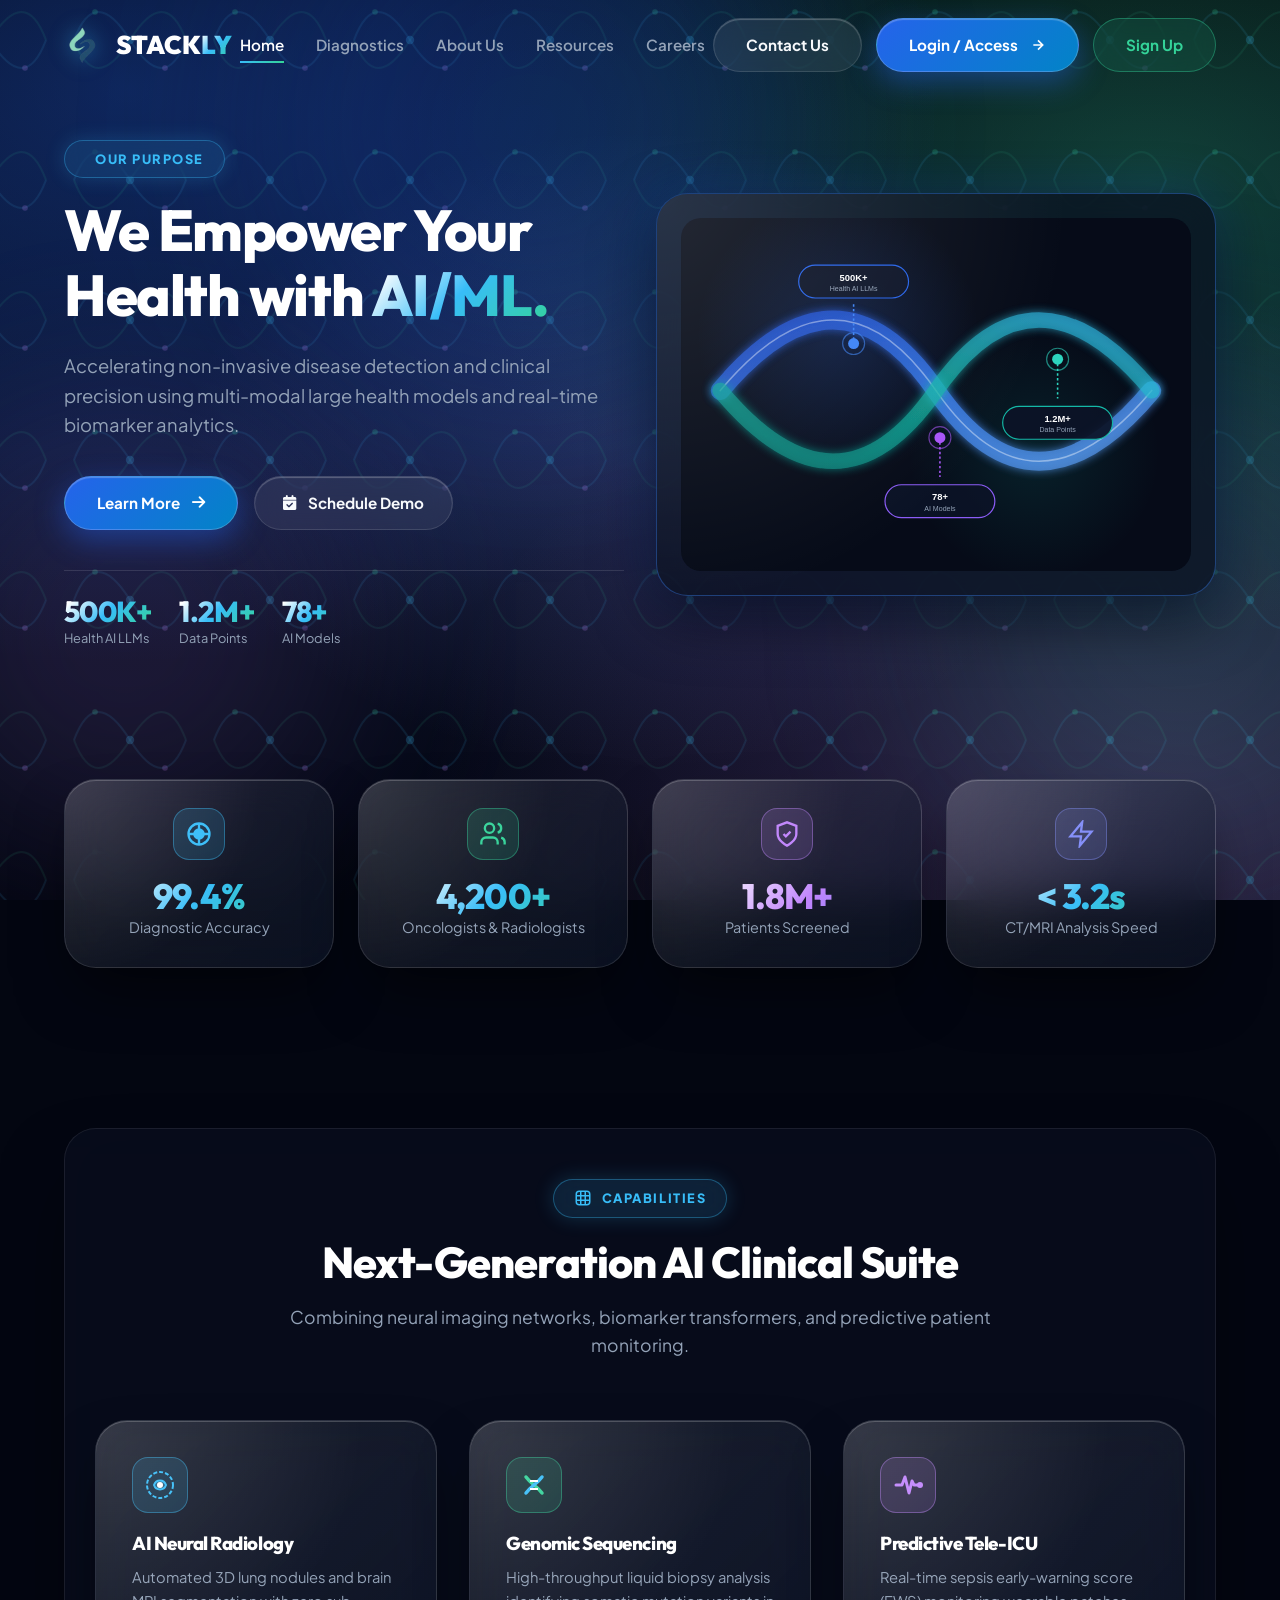
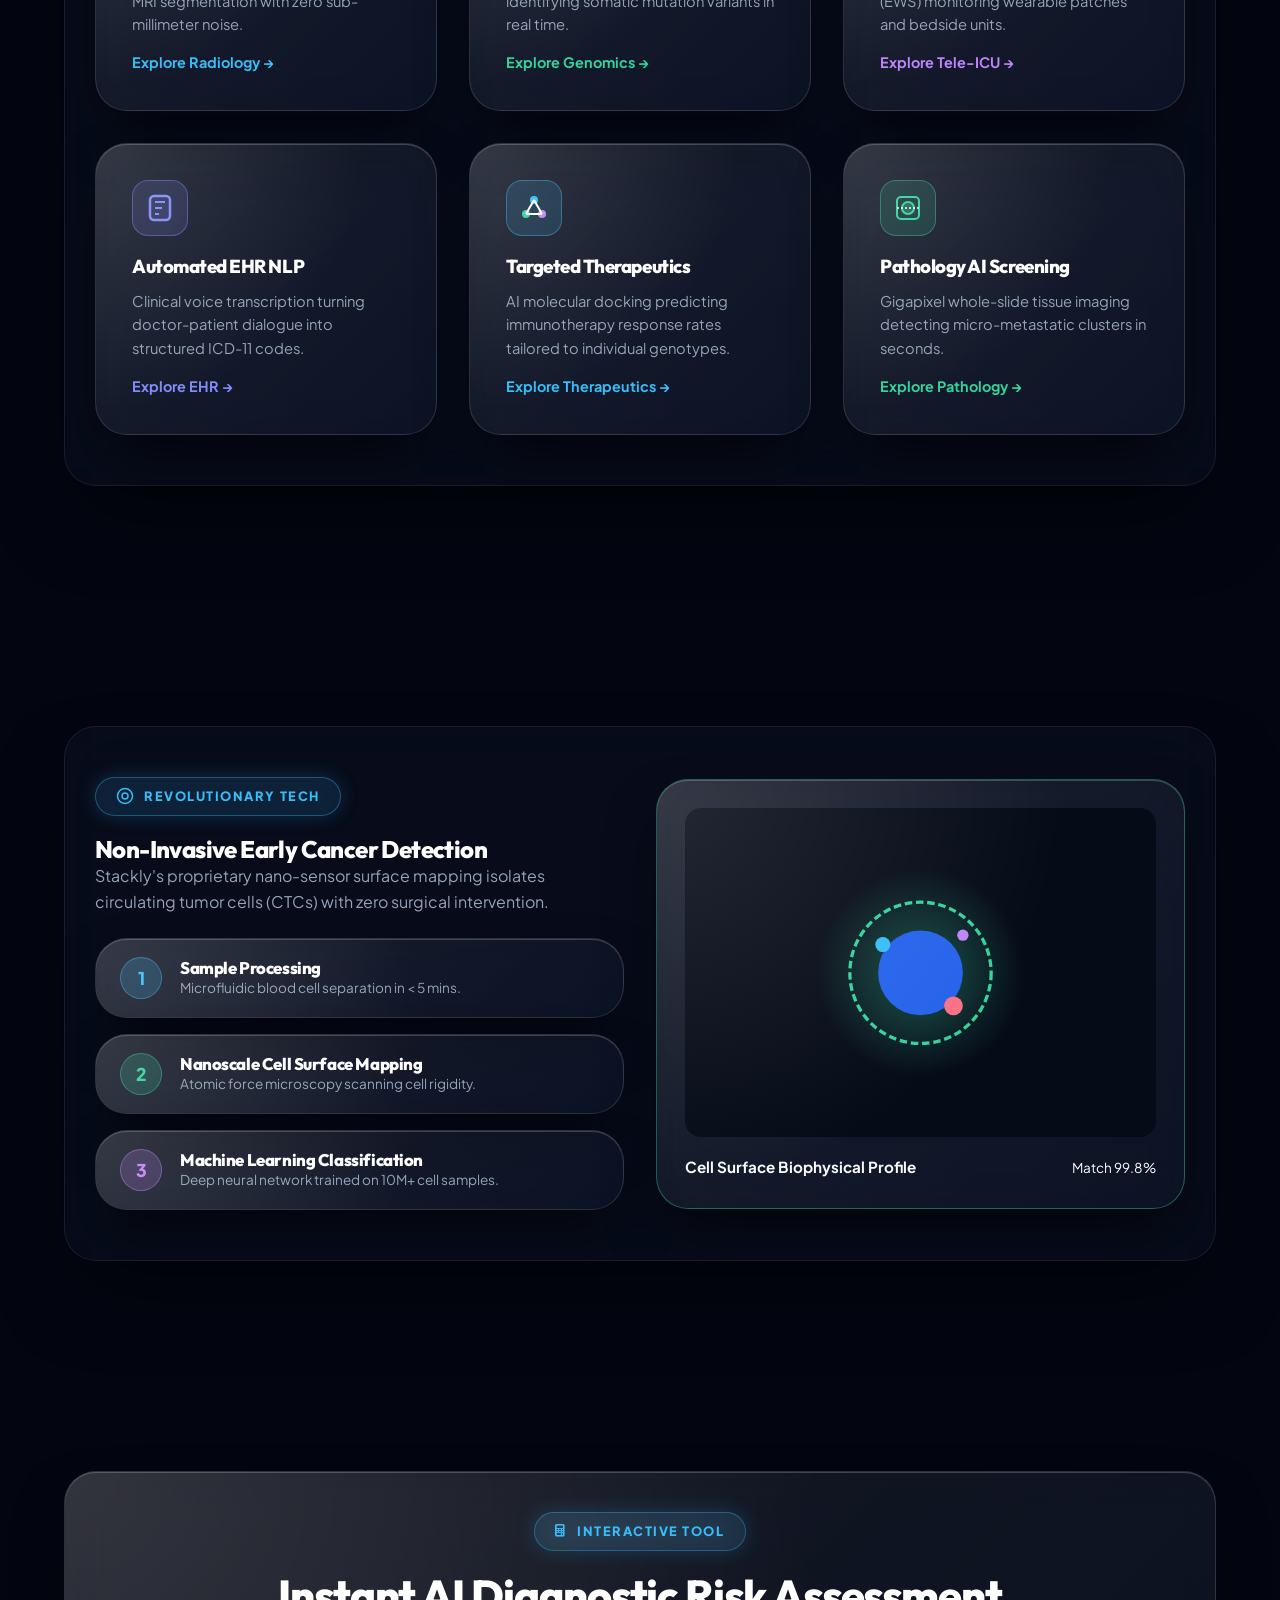
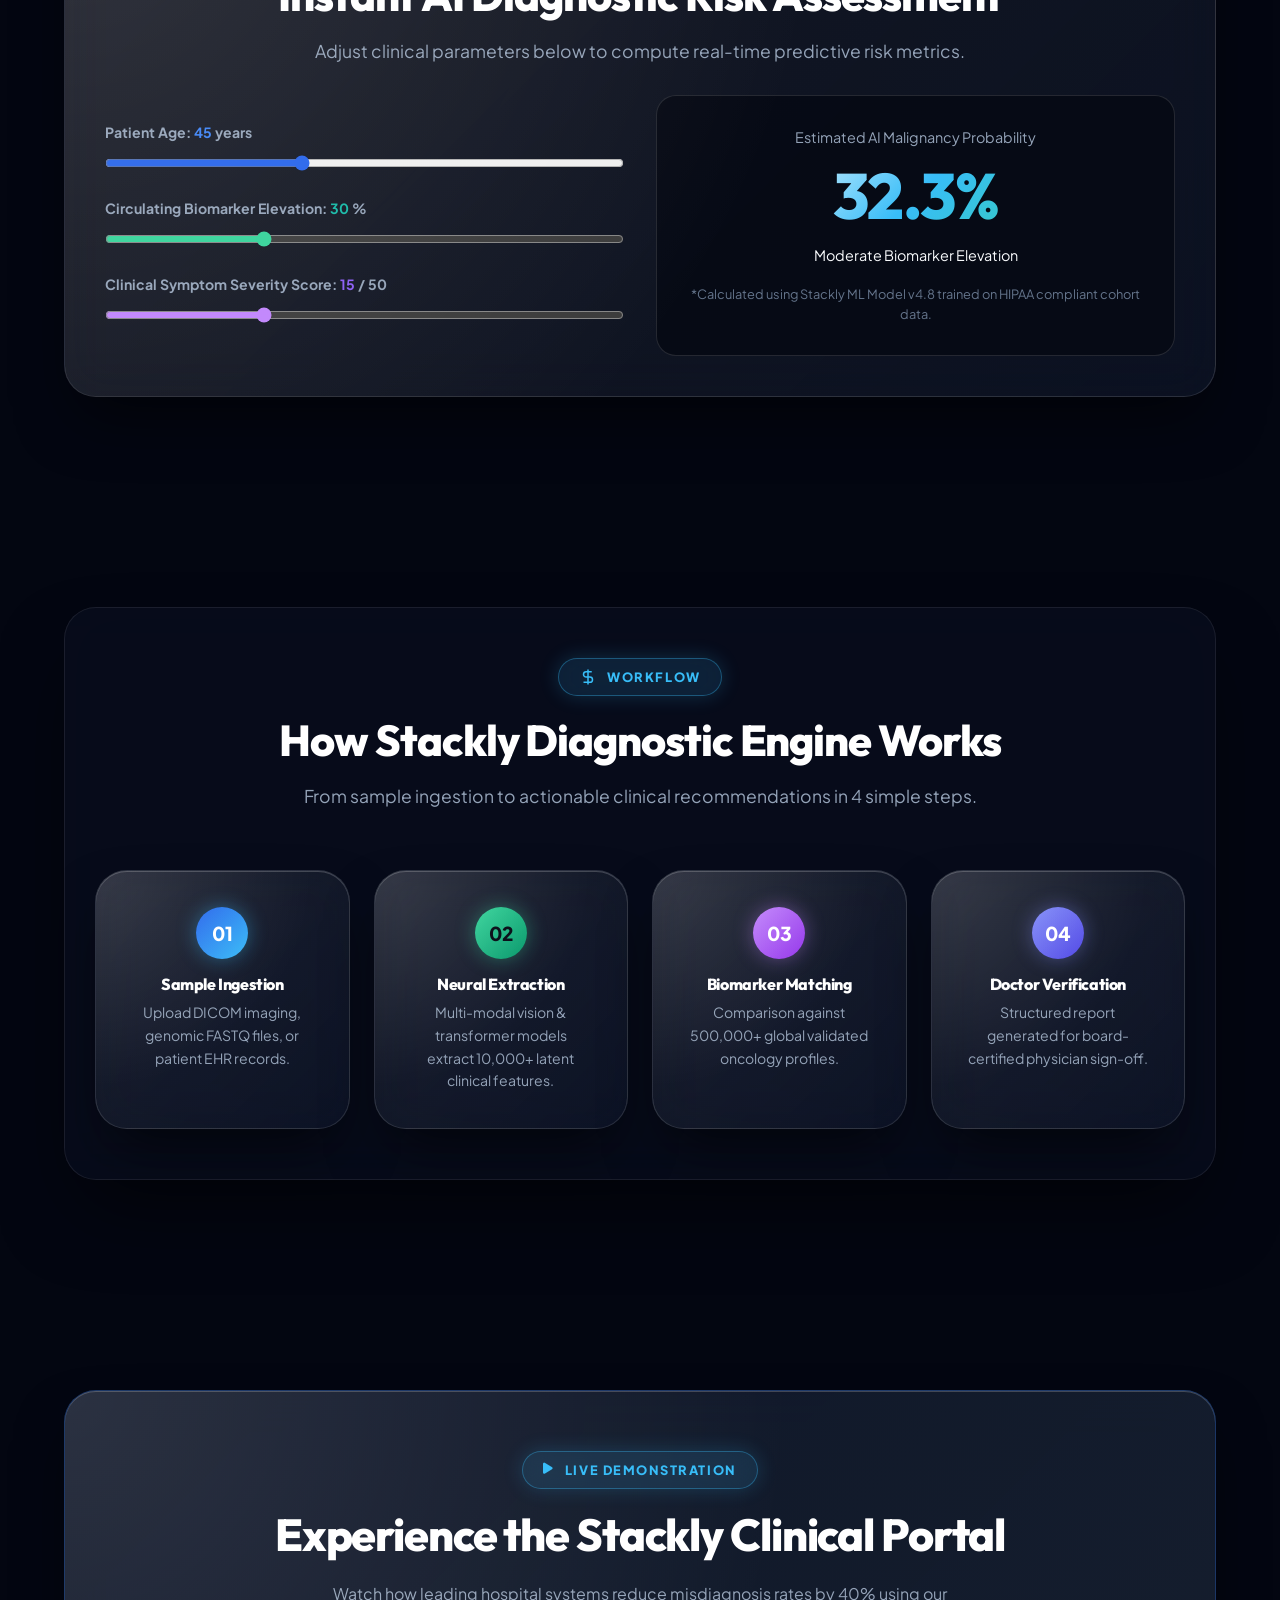
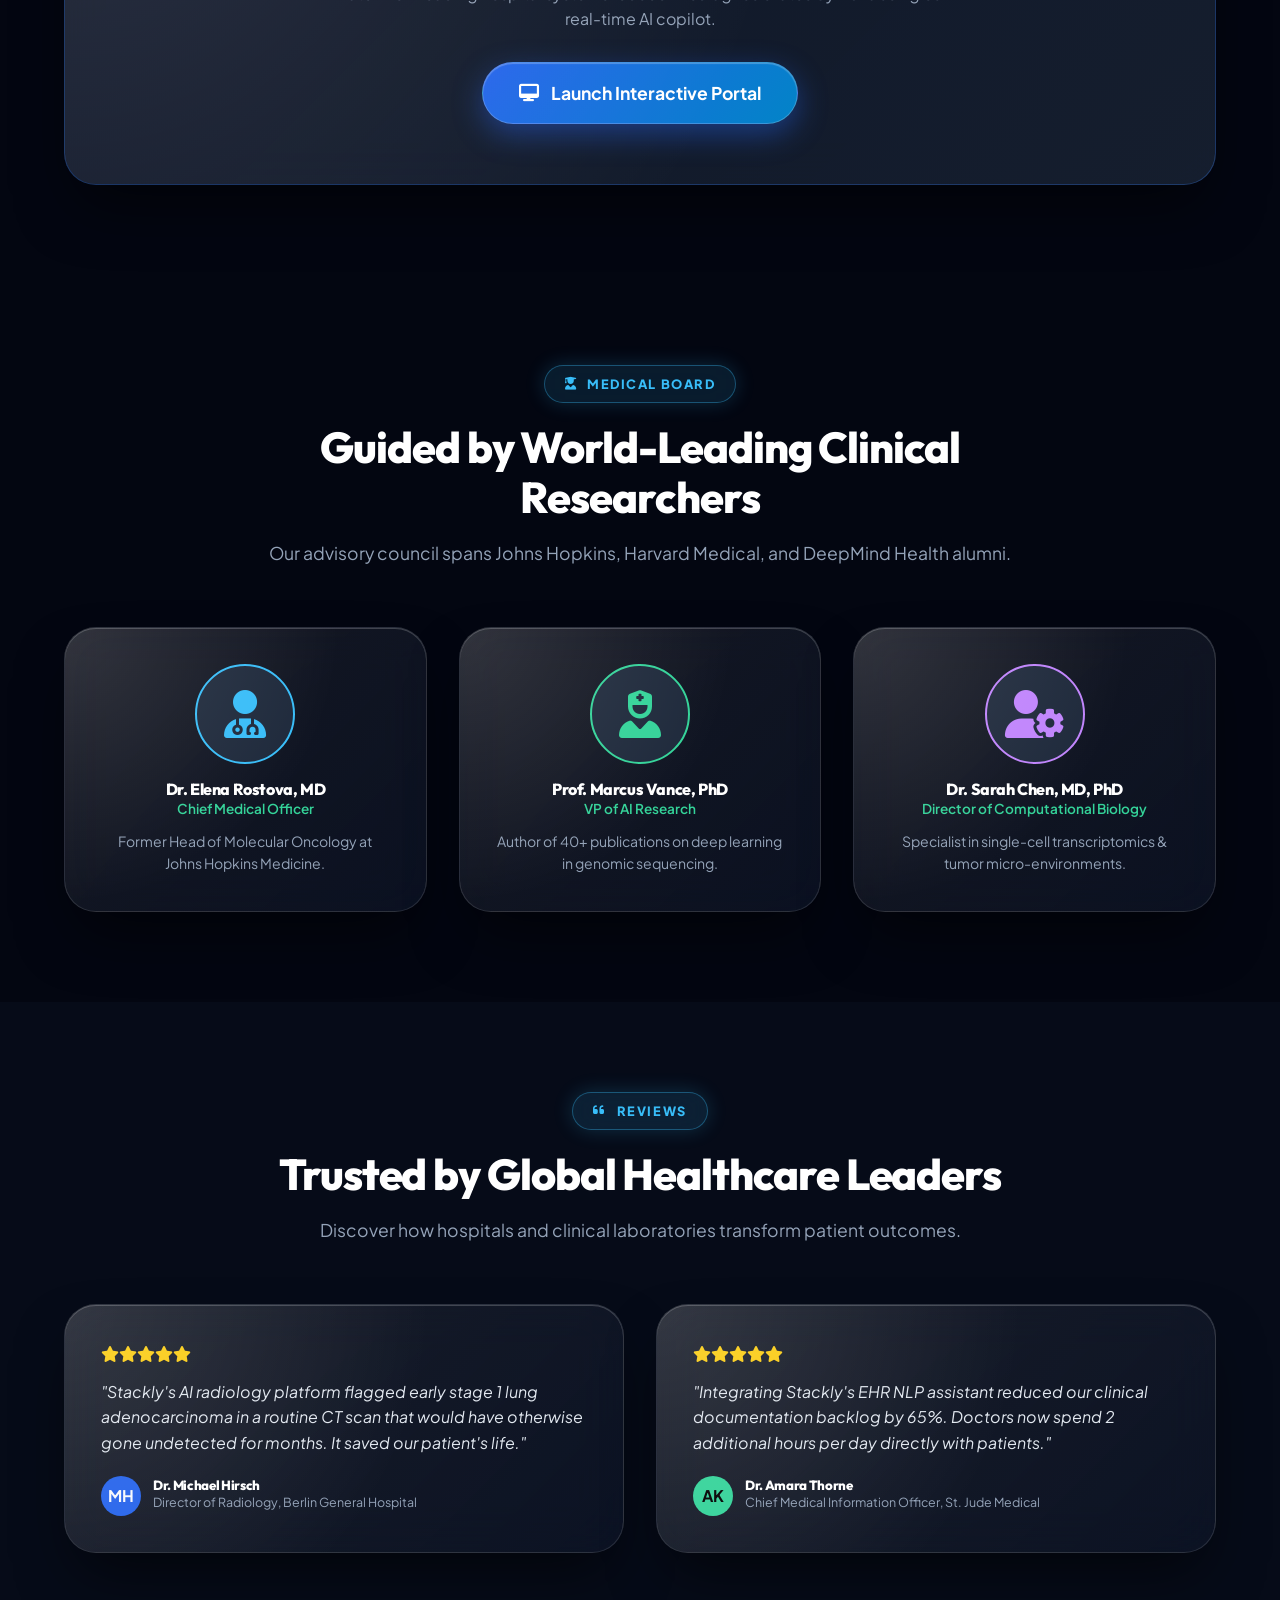
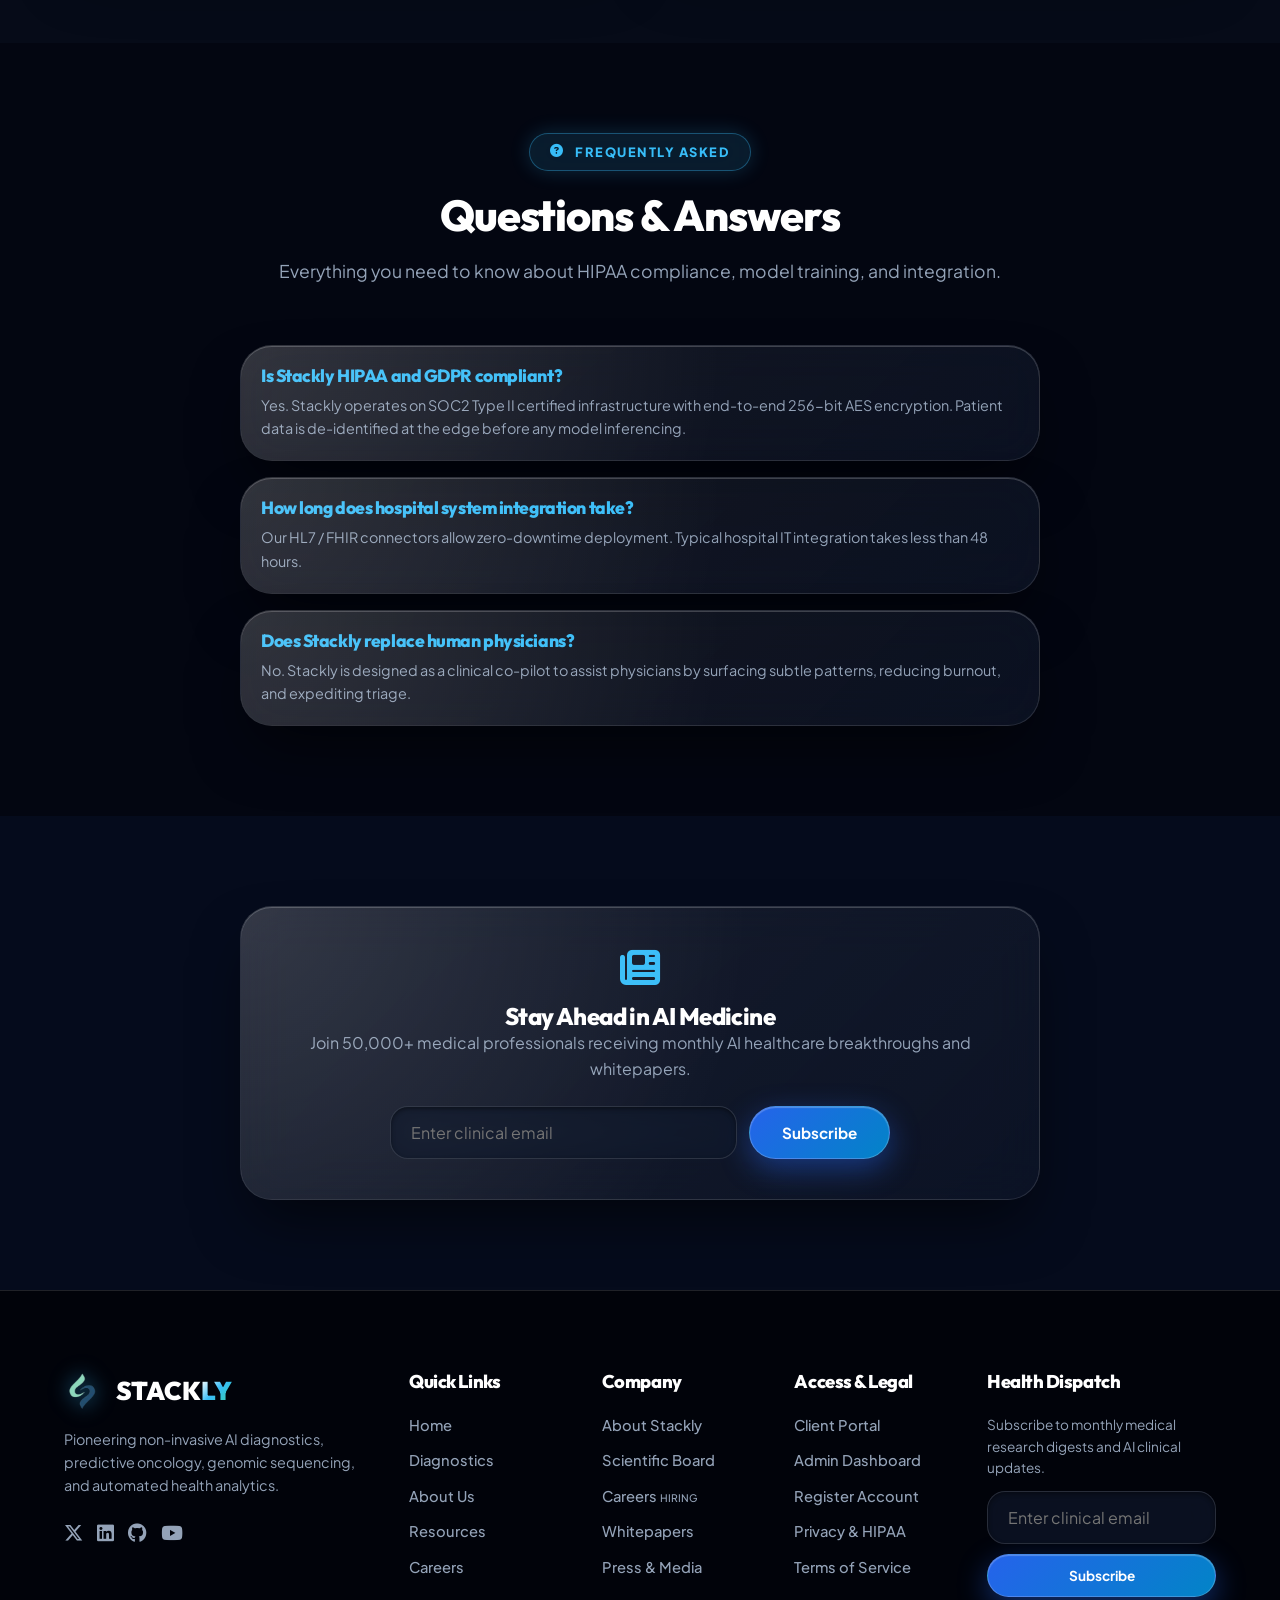
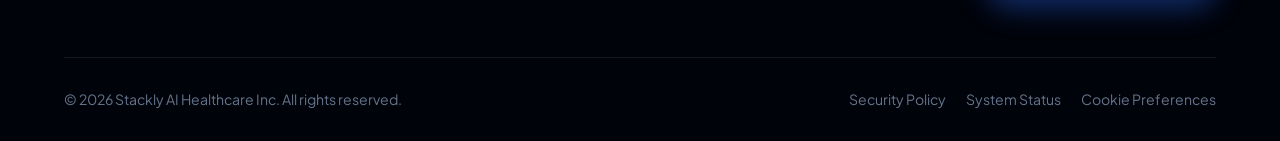
<file: index.html>
<!DOCTYPE html>
<html lang="en">
<head>
  <meta charset="UTF-8">
  <meta name="viewport" content="width=device-width, initial-scale=1.0">
  <title>Stackly</title>
  <meta name="description" content="Stackly empowers global healthcare with non-invasive AI cancer detection, high-throughput genomic sequencing, and predictive health analytics.">
  
  <!-- Google Fonts & FontAwesome -->
  <link rel="preconnect" href="https://fonts.googleapis.com">
  <link rel="preconnect" href="https://fonts.gstatic.com" crossorigin>
  <link href="https://fonts.googleapis.com/css2?family=Outfit:wght@400;500;600;700;800&family=Plus+Jakarta+Sans:wght@300;400;500;600;700;800&display=swap" rel="stylesheet">
  <link rel="stylesheet" href="https://cdnjs.cloudflare.com/ajax/libs/font-awesome/6.5.1/css/all.min.css">
  
  <!-- Vendor CSS (AOS) -->
  <link rel="stylesheet" href="https://unpkg.com/aos@next/dist/aos.css" />
  
  <!-- Custom Style Sheets -->
  <link rel="stylesheet" href="assets/css/style.css">
  <link rel="stylesheet" href="assets/css/preloader.css">
</head>
<body>

  <!-- SECTION 1: PRELOADER -->
  <div id="preloader">
    <div class="loader-glow">
      <div class="loader-circle"></div>
      <div class="loader-brand">S</div>
    </div>
    <div class="loader-text">Loading Stackly AI Diagnostics...</div>
    <div class="loader-bar">
      <div class="loader-progress"></div>
    </div>
  </div>

  <!-- DYNAMIC MOVING BACKGROUND IMAGE LAYER & ATMOSPHERIC GLOW ORBS -->
  <div class="bg-moving-image-layer"></div>
  <div class="bg-ambient-glow">
    <div class="glow-orb glow-orb-1"></div>
    <div class="glow-orb glow-orb-2"></div>
    <div class="glow-orb glow-orb-3"></div>
  </div>

  <!-- SECTION 2: COMMON HEADER NAVBAR -->
  <div id="common-header"></div>

  <!-- SECTION 3: HERO SECTION (Inspired by Pinterest Design) -->
  <section class="section hero-section" style="padding-top: 140px; padding-bottom: 90px; position: relative; z-index: 1;">
    <div class="container grid-2" style="align-items: center;">
      <div data-aos="fade-right">
        <div class="section-badge">
          <i class="fa-solid fa-sparkles"></i> OUR PURPOSE
        </div>
        <h1 style="font-size: 3.6rem; margin-bottom: 24px; line-height: 1.12; font-weight: 800;">
          We Empower Your Health with <span class="gradient-text">AI/ML.</span>
        </h1>
        <p style="color: var(--text-muted); font-size: 1.15rem; margin-bottom: 36px; max-width: 540px;">
          Accelerating non-invasive disease detection and clinical precision using multi-modal large health models and real-time biomarker analytics.
        </p>

        <div style="display: flex; gap: 16px; flex-wrap: wrap; margin-bottom: 40px;">
          <a href="diagnostics.html" class="btn btn-primary" style="padding: 14px 32px;">
            <span>Learn More</span>
            <i class="fa-solid fa-arrow-right"></i>
          </a>
          <a href="contact.html" class="btn btn-secondary" style="padding: 14px 28px;">
            <i class="fa-solid fa-calendar-check"></i>
            <span>Schedule Demo</span>
          </a>
        </div>

        <!-- Quick Stats Pill Bar -->
        <div style="display: flex; gap: 28px; border-top: 1px solid var(--glass-border); padding-top: 24px;">
          <div>
            <h4 class="gradient-text" style="font-size: 1.8rem; font-weight: 800;">500K+</h4>
            <p style="font-size: 0.8rem; color: var(--text-muted);">Health AI LLMs</p>
          </div>
          <div>
            <h4 class="gradient-text" style="font-size: 1.8rem; font-weight: 800;">1.2M+</h4>
            <p style="font-size: 0.8rem; color: var(--text-muted);">Data Points</p>
          </div>
          <div>
            <h4 class="gradient-text" style="font-size: 1.8rem; font-weight: 800;">78+</h4>
            <p style="font-size: 0.8rem; color: var(--text-muted);">AI Models</p>
          </div>
        </div>
      </div>

      <!-- Hero Visual (Full-bleed Translucent 3D Glass Ribbon & Connected Node Callouts) -->
      <div data-aos="fade-left" style="position: relative;">
        <div class="glass-card" style="padding: 24px; border-radius: 32px; border-color: rgba(59, 130, 246, 0.4); box-shadow: 0 20px 60px rgba(0, 0, 0, 0.6), 0 0 50px rgba(37, 99, 235, 0.25); background: rgba(10, 16, 32, 0.75);">
          
          <svg viewBox="0 0 650 450" fill="none" style="width: 100%; border-radius: 20px;">
            <!-- Deep Ambient Grid -->
            <rect width="650" height="450" fill="#060b18" rx="20"/>
            
            <!-- Dynamic Mesh Background Glows -->
            <circle cx="200" cy="150" r="180" fill="url(#heroBlueGlow)" opacity="0.3"/>
            <circle cx="450" cy="300" r="160" fill="url(#heroTealGlow)" opacity="0.25"/>

            <!-- Smooth Dynamic Translucent Ribbon Path (Double Helix Structure) -->
            <!-- Strand 1 (Outer Blue Ribbon) -->
            <path d="M 50 220 Q 200 40, 325 220 T 600 220" stroke="url(#ribbonGradient1)" stroke-width="24" stroke-linecap="round" fill="none" opacity="0.85" filter="url(#glowFilter)"/>
            <path d="M 50 220 Q 200 40, 325 220 T 600 220" stroke="#ffffff" stroke-width="2" stroke-linecap="round" fill="none" opacity="0.4"/>

            <!-- Strand 2 (Inner Teal Ribbon Intersecting) -->
            <path d="M 50 220 Q 200 400, 325 220 T 600 220" stroke="url(#ribbonGradient2)" stroke-width="20" stroke-linecap="round" fill="none" opacity="0.8" filter="url(#glowFilter)"/>

            <!-- Connecting Data Nodes & Lines (Directly matching Pinterest Callouts) -->
            <!-- Node 1: 500K+ Health AI LLMs -->
            <line x1="220" y1="110" x2="220" y2="160" stroke="#3b82f6" stroke-width="2" stroke-dasharray="3 3"/>
            <circle cx="220" cy="160" r="7" fill="#3b82f6"/>
            <circle cx="220" cy="160" r="14" stroke="#3b82f6" stroke-width="1.5" fill="none" opacity="0.6"/>
            <g transform="translate(150, 60)">
              <rect width="140" height="42" rx="21" fill="rgba(11, 19, 38, 0.92)" stroke="#2563eb" stroke-width="1.5"/>
              <text x="70" y="20" fill="#ffffff" font-size="12" font-weight="800" text-anchor="middle" font-family="sans-serif">500K+</text>
              <text x="70" y="33" fill="#94a3b8" font-size="9" text-anchor="middle" font-family="sans-serif">Health AI LLMs</text>
            </g>

            <!-- Node 2: 1.2M+ Data Points -->
            <line x1="480" y1="180" x2="480" y2="230" stroke="#2dd4bf" stroke-width="2" stroke-dasharray="3 3"/>
            <circle cx="480" cy="180" r="7" fill="#2dd4bf"/>
            <circle cx="480" cy="180" r="14" stroke="#2dd4bf" stroke-width="1.5" fill="none" opacity="0.6"/>
            <g transform="translate(410, 240)">
              <rect width="140" height="42" rx="21" fill="rgba(11, 19, 38, 0.92)" stroke="#14b8a6" stroke-width="1.5"/>
              <text x="70" y="20" fill="#ffffff" font-size="12" font-weight="800" text-anchor="middle" font-family="sans-serif">1.2M+</text>
              <text x="70" y="33" fill="#94a3b8" font-size="9" text-anchor="middle" font-family="sans-serif">Data Points</text>
            </g>

            <!-- Node 3: 78+ AI Models -->
            <line x1="330" y1="280" x2="330" y2="330" stroke="#a855f7" stroke-width="2" stroke-dasharray="3 3"/>
            <circle cx="330" cy="280" r="7" fill="#a855f7"/>
            <circle cx="330" cy="280" r="14" stroke="#a855f7" stroke-width="1.5" fill="none" opacity="0.6"/>
            <g transform="translate(260, 340)">
              <rect width="140" height="42" rx="21" fill="rgba(11, 19, 38, 0.92)" stroke="#8b5cf6" stroke-width="1.5"/>
              <text x="70" y="20" fill="#ffffff" font-size="12" font-weight="800" text-anchor="middle" font-family="sans-serif">78+</text>
              <text x="70" y="33" fill="#94a3b8" font-size="9" text-anchor="middle" font-family="sans-serif">AI Models</text>
            </g>

            <!-- Gradient & Filter Definitions -->
            <defs>
              <linearGradient id="ribbonGradient1" x1="0%" y1="0%" x2="100%" y2="100%">
                <stop offset="0%" stop-color="#1d4ed8" stop-opacity="0.9"/>
                <stop offset="50%" stop-color="#3b82f6" stop-opacity="0.95"/>
                <stop offset="100%" stop-color="#60a5fa" stop-opacity="0.8"/>
              </linearGradient>

              <linearGradient id="ribbonGradient2" x1="0%" y1="100%" x2="100%" y2="0%">
                <stop offset="0%" stop-color="#0d9488" stop-opacity="0.85"/>
                <stop offset="50%" stop-color="#14b8a6" stop-opacity="0.9"/>
                <stop offset="100%" stop-color="#38bdf8" stop-opacity="0.8"/>
              </linearGradient>

              <radialGradient id="heroBlueGlow" cx="50%" cy="50%" r="50%">
                <stop offset="0%" stop-color="#2563eb" stop-opacity="0.6"/>
                <stop offset="100%" stop-color="#2563eb" stop-opacity="0"/>
              </radialGradient>

              <radialGradient id="heroTealGlow" cx="50%" cy="50%" r="50%">
                <stop offset="0%" stop-color="#14b8a6" stop-opacity="0.5"/>
                <stop offset="100%" stop-color="#14b8a6" stop-opacity="0"/>
              </radialGradient>

              <filter id="glowFilter" x="-20%" y="-20%" width="140%" height="140%">
                <feGaussianBlur stdDeviation="6" result="blur"/>
                <feComposite in="SourceGraphic" in2="blur" operator="over"/>
              </filter>
            </defs>
          </svg>
        </div>
      </div>
    </div>
  </section>

  <!-- SECTION 4: LIVE METRICS COUNTER BANNER -->
  <section class="section" style="padding: 40px 0;">
    <div class="container">
      <div class="grid-4" style="text-align: center;">
        <div class="glass-card" style="padding: 28px;">
          <div style="width: 52px; height: 52px; border-radius: 16px; background: rgba(56,189,248,0.15); display: flex; align-items: center; justify-content: center; margin: 0 auto 16px auto; border: 1px solid rgba(56,189,248,0.4);">
            <svg width="28" height="28" viewBox="0 0 24 24" fill="none" stroke="#38bdf8" stroke-width="2"><circle cx="12" cy="12" r="9"/><path d="M12 3v18M3 12h18"/><circle cx="12" cy="12" r="4" fill="#38bdf8"/></svg>
          </div>
          <h3 class="gradient-text" style="font-size: 2.2rem; font-weight: 800;">99.4%</h3>
          <p style="color: var(--text-muted); font-size: 0.9rem;">Diagnostic Accuracy</p>
        </div>

        <div class="glass-card" style="padding: 28px;">
          <div style="width: 52px; height: 52px; border-radius: 16px; background: rgba(52,211,153,0.15); display: flex; align-items: center; justify-content: center; margin: 0 auto 16px auto; border: 1px solid rgba(52,211,153,0.4);">
            <svg width="28" height="28" viewBox="0 0 24 24" fill="none" stroke="#34d399" stroke-width="2"><path d="M16 21v-2a4 4 0 0 0-4-4H6a4 4 0 0 0-4 4v2"/><circle cx="9" cy="7" r="4"/><path d="M22 21v-2a4 4 0 0 0-3-3.87"/><path d="M16 3.13a4 4 0 0 1 0 7.75"/></svg>
          </div>
          <h3 class="gradient-text" style="font-size: 2.2rem; font-weight: 800;">4,200+</h3>
          <p style="color: var(--text-muted); font-size: 0.9rem;">Oncologists & Radiologists</p>
        </div>

        <div class="glass-card" style="padding: 28px;">
          <div style="width: 52px; height: 52px; border-radius: 16px; background: rgba(192,132,252,0.15); display: flex; align-items: center; justify-content: center; margin: 0 auto 16px auto; border: 1px solid rgba(192,132,252,0.4);">
            <svg width="28" height="28" viewBox="0 0 24 24" fill="none" stroke="#c084fc" stroke-width="2"><path d="M12 22s8-4 8-10V5l-8-3-8 3v7c0 6 8 10 8 10z"/><path d="M9 12l2 2 4-4"/></svg>
          </div>
          <h3 class="gradient-text-purple" style="font-size: 2.2rem; font-weight: 800;">1.8M+</h3>
          <p style="color: var(--text-muted); font-size: 0.9rem;">Patients Screened</p>
        </div>

        <div class="glass-card" style="padding: 28px;">
          <div style="width: 52px; height: 52px; border-radius: 16px; background: rgba(129,140,248,0.15); display: flex; align-items: center; justify-content: center; margin: 0 auto 16px auto; border: 1px solid rgba(129,140,248,0.4);">
            <svg width="28" height="28" viewBox="0 0 24 24" fill="none" stroke="#818cf8" stroke-width="2"><polygon points="13 2 3 14 12 14 11 22 21 10 12 10 13 2"/></svg>
          </div>
          <h3 class="gradient-text" style="font-size: 2.2rem; font-weight: 800;">&lt; 3.2s</h3>
          <p style="color: var(--text-muted); font-size: 0.9rem;">CT/MRI Analysis Speed</p>
        </div>
      </div>
    </div>
  </section>

  <!-- SECTION 5: CORE AI CAPABILITIES GRID -->
  <section class="section">
    <div class="container">
      <div class="glass-section-box" data-aos="fade-up">
        <div class="section-header">
          <div class="section-badge">
            <svg viewBox="0 0 24 24" fill="none" stroke="currentColor" stroke-width="2"><rect x="3" y="3" width="18" height="18" rx="4"/><path d="M9 3v18M15 3v18M3 9h18M3 15h18"/></svg>
            <span>CAPABILITIES</span>
          </div>
          <h2>Next-Generation AI Clinical Suite</h2>
          <p>Combining neural imaging networks, biomarker transformers, and predictive patient monitoring.</p>
        </div>

        <div class="grid-3">
          <!-- Card 1: Radiology SVG -->
          <div class="glass-card" data-aos="fade-up" data-aos-delay="100">
            <div style="width: 56px; height: 56px; border-radius: 16px; background: rgba(56,189,248,0.15); display: flex; align-items: center; justify-content: center; margin-bottom: 20px; border: 1px solid rgba(56,189,248,0.4);">
              <svg width="32" height="32" viewBox="0 0 32 32" fill="none">
                <circle cx="16" cy="16" r="13" stroke="#38bdf8" stroke-width="2" stroke-dasharray="4 2"/>
                <path d="M10 16 C12 10, 20 10, 22 16 C20 22, 12 22, 10 16 Z" fill="rgba(56,189,248,0.3)" stroke="#38bdf8" stroke-width="2"/>
                <circle cx="16" cy="16" r="3" fill="#ffffff"/>
              </svg>
            </div>
            <h3>AI Neural Radiology</h3>
            <p style="color: var(--text-muted); margin: 12px 0; font-size: 0.92rem;">Automated 3D lung nodules and brain MRI segmentation with zero sub-millimeter noise.</p>
            <a href="404.html" style="color: var(--primary-glow); font-weight: 700; font-size: 0.9rem;">Explore Radiology &rarr;</a>
          </div>

          <!-- Card 2: Genomics SVG -->
          <div class="glass-card" data-aos="fade-up" data-aos-delay="200">
            <div style="width: 56px; height: 56px; border-radius: 16px; background: rgba(52,211,153,0.15); display: flex; align-items: center; justify-content: center; margin-bottom: 20px; border: 1px solid rgba(52,211,153,0.4);">
              <svg width="32" height="32" viewBox="0 0 32 32" fill="none">
                <path d="M8 8 C14 16, 18 16, 24 24" stroke="#34d399" stroke-width="3.5" stroke-linecap="round"/>
                <path d="M24 8 C18 16, 14 16, 8 24" stroke="#38bdf8" stroke-width="3.5" stroke-linecap="round"/>
                <line x1="12" y1="12" x2="20" y2="12" stroke="#ffffff" stroke-width="2"/>
                <line x1="12" y1="20" x2="20" y2="20" stroke="#ffffff" stroke-width="2"/>
              </svg>
            </div>
            <h3>Genomic Sequencing</h3>
            <p style="color: var(--text-muted); margin: 12px 0; font-size: 0.92rem;">High-throughput liquid biopsy analysis identifying somatic mutation variants in real time.</p>
            <a href="404.html" style="color: var(--secondary); font-weight: 700; font-size: 0.9rem;">Explore Genomics &rarr;</a>
          </div>

          <!-- Card 3: Tele-ICU Pulse SVG -->
          <div class="glass-card" data-aos="fade-up" data-aos-delay="300">
            <div style="width: 56px; height: 56px; border-radius: 16px; background: rgba(192,132,252,0.15); display: flex; align-items: center; justify-content: center; margin-bottom: 20px; border: 1px solid rgba(192,132,252,0.4);">
              <svg width="32" height="32" viewBox="0 0 32 32" fill="none">
                <path d="M4 16 H10 L13 8 L17 24 L20 12 L22 16 H28" stroke="#c084fc" stroke-width="3" stroke-linecap="round" stroke-linejoin="round"/>
                <circle cx="28" cy="16" r="3" fill="#c084fc"/>
              </svg>
            </div>
            <h3>Predictive Tele-ICU</h3>
            <p style="color: var(--text-muted); margin: 12px 0; font-size: 0.92rem;">Real-time sepsis early-warning score (EWS) monitoring wearable patches and bedside units.</p>
            <a href="404.html" style="color: var(--accent-purple); font-weight: 700; font-size: 0.9rem;">Explore Tele-ICU &rarr;</a>
          </div>

          <!-- Card 4: EHR NLP SVG -->
          <div class="glass-card" data-aos="fade-up" data-aos-delay="400">
            <div style="width: 56px; height: 56px; border-radius: 16px; background: rgba(129,140,248,0.15); display: flex; align-items: center; justify-content: center; margin-bottom: 20px; border: 1px solid rgba(129,140,248,0.4);">
              <svg width="32" height="32" viewBox="0 0 32 32" fill="none">
                <rect x="6" y="4" width="20" height="24" rx="4" stroke="#818cf8" stroke-width="2.5" fill="rgba(129,140,248,0.1)"/>
                <line x1="11" y1="10" x2="21" y2="10" stroke="#818cf8" stroke-width="2"/>
                <line x1="11" y1="16" x2="18" y2="16" stroke="#818cf8" stroke-width="2"/>
                <line x1="11" y1="22" x2="15" y2="22" stroke="#818cf8" stroke-width="2"/>
              </svg>
            </div>
            <h3>Automated EHR NLP</h3>
            <p style="color: var(--text-muted); margin: 12px 0; font-size: 0.92rem;">Clinical voice transcription turning doctor-patient dialogue into structured ICD-11 codes.</p>
            <a href="404.html" style="color: var(--accent-indigo); font-weight: 700; font-size: 0.9rem;">Explore EHR &rarr;</a>
          </div>

          <!-- Card 5: Therapeutics Bio-Molecule SVG -->
          <div class="glass-card" data-aos="fade-up" data-aos-delay="500">
            <div style="width: 56px; height: 56px; border-radius: 16px; background: rgba(56,189,248,0.15); display: flex; align-items: center; justify-content: center; margin-bottom: 20px; border: 1px solid rgba(56,189,248,0.4);">
              <svg width="32" height="32" viewBox="0 0 32 32" fill="none">
                <circle cx="16" cy="8" r="4" fill="#38bdf8"/>
                <circle cx="8" cy="22" r="4" fill="#34d399"/>
                <circle cx="24" cy="22" r="4" fill="#c084fc"/>
                <line x1="16" y1="8" x2="8" y2="22" stroke="#ffffff" stroke-width="2"/>
                <line x1="16" y1="8" x2="24" y2="22" stroke="#ffffff" stroke-width="2"/>
                <line x1="8" y1="22" x2="24" y2="22" stroke="#ffffff" stroke-width="2"/>
              </svg>
            </div>
            <h3>Targeted Therapeutics</h3>
            <p style="color: var(--text-muted); margin: 12px 0; font-size: 0.92rem;">AI molecular docking predicting immunotherapy response rates tailored to individual genotypes.</p>
            <a href="404.html" style="color: var(--primary-glow); font-weight: 700; font-size: 0.9rem;">Explore Therapeutics &rarr;</a>
          </div>

          <!-- Card 6: Pathology Tissue Scanner SVG -->
          <div class="glass-card" data-aos="fade-up" data-aos-delay="600">
            <div style="width: 56px; height: 56px; border-radius: 16px; background: rgba(52,211,153,0.15); display: flex; align-items: center; justify-content: center; margin-bottom: 20px; border: 1px solid rgba(52,211,153,0.4);">
              <svg width="32" height="32" viewBox="0 0 32 32" fill="none">
                <rect x="5" y="5" width="22" height="22" rx="4" stroke="#34d399" stroke-width="2"/>
                <circle cx="16" cy="16" r="6" fill="rgba(52,211,153,0.3)" stroke="#34d399" stroke-width="2"/>
                <line x1="5" y1="16" x2="27" y2="16" stroke="#ffffff" stroke-width="1.5" stroke-dasharray="2 2"/>
              </svg>
            </div>
            <h3>Pathology AI Screening</h3>
            <p style="color: var(--text-muted); margin: 12px 0; font-size: 0.92rem;">Gigapixel whole-slide tissue imaging detecting micro-metastatic clusters in seconds.</p>
            <a href="404.html" style="color: var(--secondary); font-weight: 700; font-size: 0.9rem;">Explore Pathology &rarr;</a>
          </div>
        </div>
      </div>
    </div>
  </section>

  <!-- SECTION 6: NON-INVASIVE CANCER DETECTION -->
  <section class="section">
    <div class="container">
      <div class="glass-section-box">
        <div class="grid-2" style="align-items: center;">
          <div data-aos="fade-right">
            <div class="section-badge">
              <svg viewBox="0 0 24 24" fill="none" stroke="currentColor" stroke-width="2"><circle cx="12" cy="12" r="10"/><circle cx="12" cy="12" r="4"/></svg>
              <span>REVOLUTIONARY TECH</span>
            </div>
            <h2>Non-Invasive Early Cancer Detection</h2>
            <p style="color: var(--text-muted); margin-bottom: 24px;">
              Stackly's proprietary nano-sensor surface mapping isolates circulating tumor cells (CTCs) with zero surgical intervention.
            </p>

            <div style="display: flex; flex-direction: column; gap: 16px;">
              <div class="glass-card" style="padding: 18px 24px; display: flex; align-items: center; gap: 18px;">
                <div style="width: 42px; height: 42px; border-radius: 50%; background: rgba(56,189,248,0.2); color: #38bdf8; display: flex; align-items: center; justify-content: center; font-weight: 900; font-size: 1.1rem; border: 1px solid rgba(56,189,248,0.4);">1</div>
                <div>
                  <h5 style="margin: 0; font-size: 1.05rem;">Sample Processing</h5>
                  <p style="margin: 0; font-size: 0.85rem; color: var(--text-muted);">Microfluidic blood cell separation in &lt; 5 mins.</p>
                </div>
              </div>

              <div class="glass-card" style="padding: 18px 24px; display: flex; align-items: center; gap: 18px;">
                <div style="width: 42px; height: 42px; border-radius: 50%; background: rgba(52,211,153,0.2); color: #34d399; display: flex; align-items: center; justify-content: center; font-weight: 900; font-size: 1.1rem; border: 1px solid rgba(52,211,153,0.4);">2</div>
                <div>
                  <h5 style="margin: 0; font-size: 1.05rem;">Nanoscale Cell Surface Mapping</h5>
                  <p style="margin: 0; font-size: 0.85rem; color: var(--text-muted);">Atomic force microscopy scanning cell rigidity.</p>
                </div>
              </div>

              <div class="glass-card" style="padding: 18px 24px; display: flex; align-items: center; gap: 18px;">
                <div style="width: 42px; height: 42px; border-radius: 50%; background: rgba(192,132,252,0.2); color: #c084fc; display: flex; align-items: center; justify-content: center; font-weight: 900; font-size: 1.1rem; border: 1px solid rgba(192,132,252,0.4);">3</div>
                <div>
                  <h5 style="margin: 0; font-size: 1.05rem;">Machine Learning Classification</h5>
                  <p style="margin: 0; font-size: 0.85rem; color: var(--text-muted);">Deep neural network trained on 10M+ cell samples.</p>
                </div>
              </div>
            </div>
          </div>

          <div data-aos="fade-left" style="text-align: center;">
            <div class="glass-card" style="padding: 28px; border-color: rgba(52, 211, 153, 0.4);">
              <svg viewBox="0 0 500 350" fill="none" style="width: 100%; border-radius: 16px;">
                <rect width="500" height="350" fill="#060b18" rx="16"/>
                <circle cx="250" cy="175" r="110" fill="url(#cellGlow)" opacity="0.35"/>
                <circle cx="250" cy="175" r="75" stroke="#34d399" stroke-width="3.5" stroke-dasharray="8 4"/>
                <circle cx="250" cy="175" r="45" fill="#2563eb"/>
                <circle cx="210" cy="145" r="8" fill="#38bdf8"/>
                <circle cx="285" cy="210" r="10" fill="#fb7185"/>
                <circle cx="295" cy="135" r="6" fill="#c084fc"/>
                <defs>
                  <radialGradient id="cellGlow" cx="0" cy="0" r="1" gradientUnits="userSpaceOnUse" gradientTransform="translate(250 175) rotate(90) scale(110)">
                    <stop stop-color="#34d399"/>
                    <stop offset="1" stop-color="#34d399" stop-opacity="0"/>
                  </radialGradient>
                </defs>
              </svg>
              <div style="margin-top: 18px; display: flex; justify-content: space-between; align-items: center;">
                <span style="font-weight: 700; font-size: 0.95rem;">Cell Surface Biophysical Profile</span>
                <span class="badge badge-success" style="font-size: 0.85rem;">Match 99.8%</span>
              </div>
            </div>
          </div>
        </div>
      </div>
    </div>
  </section>

  <!-- SECTION 7: INTERACTIVE AI RISK CALCULATOR -->
  <section class="section">
    <div class="container">
      <div class="glass-card" style="padding: 40px;" data-aos="fade-up">
        <div class="section-header" style="margin-bottom: 30px;">
          <div class="section-badge"><i class="fa-solid fa-calculator"></i> INTERACTIVE TOOL</div>
          <h2>Instant AI Diagnostic Risk Assessment</h2>
          <p>Adjust clinical parameters below to compute real-time predictive risk metrics.</p>
        </div>

        <div class="grid-2" style="align-items: center;">
          <div style="display: flex; flex-direction: column; gap: 20px;">
            <div>
              <label class="form-label">Patient Age: <span id="ageVal" style="color:#3b82f6;">45</span> years</label>
              <input type="range" id="calcAge" min="18" max="90" value="45" style="width: 100%; accent-color: var(--primary);" oninput="document.getElementById('ageVal').textContent = this.value">
            </div>

            <div>
              <label class="form-label">Circulating Biomarker Elevation: <span id="bioVal" style="color:#14b8a6;">30</span> %</label>
              <input type="range" id="calcBiomarker" min="0" max="100" value="30" style="width: 100%; accent-color: var(--secondary);" oninput="document.getElementById('bioVal').textContent = this.value">
            </div>

            <div>
              <label class="form-label">Clinical Symptom Severity Score: <span id="symVal" style="color:#8b5cf6;">15</span> / 50</label>
              <input type="range" id="calcSymptom" min="0" max="50" value="15" style="width: 100%; accent-color: var(--accent-purple);" oninput="document.getElementById('symVal').textContent = this.value">
            </div>
          </div>

          <div style="text-align: center; background: rgba(6, 9, 19, 0.8); padding: 30px; border-radius: 20px; border: 1px solid var(--glass-border);">
            <p style="color: var(--text-muted); font-size: 0.9rem;">Estimated AI Malignancy Probability</p>
            <h2 id="calcScoreVal" class="gradient-text" style="font-size: 4rem; margin: 10px 0;">32.2%</h2>
            <span id="calcRiskBadge" class="badge badge-warning" style="font-size: 0.9rem; padding: 6px 16px;">Moderate Biomarker Elevation</span>
            <p style="font-size: 0.8rem; color: var(--text-dim); margin-top: 16px;">
              *Calculated using Stackly ML Model v4.8 trained on HIPAA compliant cohort data.
            </p>
          </div>
        </div>
      </div>
    </div>
  </section>

  <!-- SECTION 8: DIAGNOSTIC PROCESS TIMELINE -->
  <section class="section">
    <div class="container">
      <div class="glass-section-box" data-aos="fade-up">
        <div class="section-header">
          <div class="section-badge">
            <svg viewBox="0 0 24 24" fill="none" stroke="currentColor" stroke-width="2"><path d="M12 2v20M17 5H9.5a3.5 3.5 0 0 0 0 7h5a3.5 3.5 0 0 1 0 7H6"/></svg>
            <span>WORKFLOW</span>
          </div>
          <h2>How Stackly Diagnostic Engine Works</h2>
          <p>From sample ingestion to actionable clinical recommendations in 4 simple steps.</p>
        </div>

        <div class="grid-4">
          <div class="glass-card" data-aos="fade-up" data-aos-delay="100" style="text-align: center;">
            <div style="width: 52px; height: 52px; border-radius: 50%; background: linear-gradient(135deg, #2563eb, #38bdf8); color: #fff; display: flex; align-items: center; justify-content: center; font-size: 1.2rem; font-weight: 900; margin: 0 auto 16px auto; box-shadow: 0 0 20px rgba(56,189,248,0.4);">01</div>
            <h4>Sample Ingestion</h4>
            <p style="color: var(--text-muted); font-size: 0.88rem; margin-top: 8px;">Upload DICOM imaging, genomic FASTQ files, or patient EHR records.</p>
          </div>

          <div class="glass-card" data-aos="fade-up" data-aos-delay="200" style="text-align: center;">
            <div style="width: 52px; height: 52px; border-radius: 50%; background: linear-gradient(135deg, #34d399, #059669); color: #030611; display: flex; align-items: center; justify-content: center; font-size: 1.2rem; font-weight: 900; margin: 0 auto 16px auto; box-shadow: 0 0 20px rgba(52,211,153,0.4);">02</div>
            <h4>Neural Extraction</h4>
            <p style="color: var(--text-muted); font-size: 0.88rem; margin-top: 8px;">Multi-modal vision & transformer models extract 10,000+ latent clinical features.</p>
          </div>

          <div class="glass-card" data-aos="fade-up" data-aos-delay="300" style="text-align: center;">
            <div style="width: 52px; height: 52px; border-radius: 50%; background: linear-gradient(135deg, #c084fc, #9333ea); color: #fff; display: flex; align-items: center; justify-content: center; font-size: 1.2rem; font-weight: 900; margin: 0 auto 16px auto; box-shadow: 0 0 20px rgba(192,132,252,0.4);">03</div>
            <h4>Biomarker Matching</h4>
            <p style="color: var(--text-muted); font-size: 0.88rem; margin-top: 8px;">Comparison against 500,000+ global validated oncology profiles.</p>
          </div>

          <div class="glass-card" data-aos="fade-up" data-aos-delay="400" style="text-align: center;">
            <div style="width: 52px; height: 52px; border-radius: 50%; background: linear-gradient(135deg, #818cf8, #4f46e5); color: #fff; display: flex; align-items: center; justify-content: center; font-size: 1.2rem; font-weight: 900; margin: 0 auto 16px auto; box-shadow: 0 0 20px rgba(129,140,248,0.4);">04</div>
            <h4>Doctor Verification</h4>
            <p style="color: var(--text-muted); font-size: 0.88rem; margin-top: 8px;">Structured report generated for board-certified physician sign-off.</p>
          </div>
        </div>
      </div>
    </div>
  </section>

  <!-- SECTION 9: CLINICAL SHOWCASE VIDEO & INTERACTIVE DEMO -->
  <section class="section">
    <div class="container">
      <div class="glass-card" style="padding: 60px 40px; text-align: center; background: linear-gradient(135deg, rgba(15,23,42,0.9), rgba(30,41,59,0.7)); border-color: rgba(59,130,246,0.3);" data-aos="zoom-in">
        <div class="section-badge"><i class="fa-solid fa-play"></i> LIVE DEMONSTRATION</div>
        <h2 style="font-size: 2.8rem; margin-bottom: 20px;">Experience the Stackly Clinical Portal</h2>
        <p style="color: var(--text-muted); max-width: 650px; margin: 0 auto 30px auto;">
          Watch how leading hospital systems reduce misdiagnosis rates by 40% using our real-time AI copilot.
        </p>

        <a href="404.html" class="btn btn-primary" style="padding: 16px 36px; font-size: 1.1rem;">
          <i class="fa-solid fa-desktop"></i> Launch Interactive Portal
        </a>
      </div>
    </div>
  </section>

  <!-- SECTION 10: DOCTOR & AI ADVISORY BOARD -->
  <section class="section">
    <div class="container">
      <div class="section-header" data-aos="fade-up">
        <div class="section-badge"><i class="fa-solid fa-user-graduate"></i> MEDICAL BOARD</div>
        <h2>Guided by World-Leading Clinical Researchers</h2>
        <p>Our advisory council spans Johns Hopkins, Harvard Medical, and DeepMind Health alumni.</p>
      </div>

      <div class="grid-3">
        <div class="glass-card" data-aos="fade-up" data-aos-delay="100" style="text-align: center;">
          <div style="width: 100px; height: 100px; border-radius: 50%; background: #1e293b; margin: 0 auto 16px auto; display: flex; align-items: center; justify-content: center; border: 2px solid var(--primary-glow);">
            <i class="fa-solid fa-user-doctor" style="font-size: 3rem; color: var(--primary-glow);"></i>
          </div>
          <h4>Dr. Elena Rostova, MD</h4>
          <p style="color: var(--secondary); font-size: 0.85rem; font-weight: 600;">Chief Medical Officer</p>
          <p style="color: var(--text-muted); font-size: 0.88rem; margin-top: 10px;">Former Head of Molecular Oncology at Johns Hopkins Medicine.</p>
        </div>

        <div class="glass-card" data-aos="fade-up" data-aos-delay="200" style="text-align: center;">
          <div style="width: 100px; height: 100px; border-radius: 50%; background: #1e293b; margin: 0 auto 16px auto; display: flex; align-items: center; justify-content: center; border: 2px solid var(--secondary);">
            <i class="fa-solid fa-user-nurse" style="font-size: 3rem; color: var(--secondary);"></i>
          </div>
          <h4>Prof. Marcus Vance, PhD</h4>
          <p style="color: var(--secondary); font-size: 0.85rem; font-weight: 600;">VP of AI Research</p>
          <p style="color: var(--text-muted); font-size: 0.88rem; margin-top: 10px;">Author of 40+ publications on deep learning in genomic sequencing.</p>
        </div>

        <div class="glass-card" data-aos="fade-up" data-aos-delay="300" style="text-align: center;">
          <div style="width: 100px; height: 100px; border-radius: 50%; background: #1e293b; margin: 0 auto 16px auto; display: flex; align-items: center; justify-content: center; border: 2px solid var(--accent-purple);">
            <i class="fa-solid fa-user-gear" style="font-size: 3rem; color: var(--accent-purple);"></i>
          </div>
          <h4>Dr. Sarah Chen, MD, PhD</h4>
          <p style="color: var(--secondary); font-size: 0.85rem; font-weight: 600;">Director of Computational Biology</p>
          <p style="color: var(--text-muted); font-size: 0.88rem; margin-top: 10px;">Specialist in single-cell transcriptomics & tumor micro-environments.</p>
        </div>
      </div>
    </div>
  </section>

  <!-- SECTION 11: PATIENT & HOSPITAL TESTIMONIALS -->
  <section class="section" style="background: rgba(11, 17, 32, 0.5);">
    <div class="container">
      <div class="section-header" data-aos="fade-up">
        <div class="section-badge"><i class="fa-solid fa-quote-left"></i> REVIEWS</div>
        <h2>Trusted by Global Healthcare Leaders</h2>
        <p>Discover how hospitals and clinical laboratories transform patient outcomes.</p>
      </div>

      <div class="grid-2">
        <div class="glass-card" data-aos="fade-right">
          <div style="color: #facc15; margin-bottom: 12px;">
            <i class="fa-solid fa-star"></i><i class="fa-solid fa-star"></i><i class="fa-solid fa-star"></i><i class="fa-solid fa-star"></i><i class="fa-solid fa-star"></i>
          </div>
          <p style="font-style: italic; color: #e2e8f0; margin-bottom: 20px;">
            "Stackly's AI radiology platform flagged early stage 1 lung adenocarcinoma in a routine CT scan that would have otherwise gone undetected for months. It saved our patient's life."
          </p>
          <div style="display: flex; align-items: center; gap: 12px;">
            <div style="width: 40px; height: 40px; border-radius: 50%; background: var(--primary); display: flex; align-items: center; justify-content: center; font-weight: bold;">MH</div>
            <div>
              <h5 style="margin: 0;">Dr. Michael Hirsch</h5>
              <p style="margin: 0; font-size: 0.78rem; color: var(--text-muted);">Director of Radiology, Berlin General Hospital</p>
            </div>
          </div>
        </div>

        <div class="glass-card" data-aos="fade-left">
          <div style="color: #facc15; margin-bottom: 12px;">
            <i class="fa-solid fa-star"></i><i class="fa-solid fa-star"></i><i class="fa-solid fa-star"></i><i class="fa-solid fa-star"></i><i class="fa-solid fa-star"></i>
          </div>
          <p style="font-style: italic; color: #e2e8f0; margin-bottom: 20px;">
            "Integrating Stackly's EHR NLP assistant reduced our clinical documentation backlog by 65%. Doctors now spend 2 additional hours per day directly with patients."
          </p>
          <div style="display: flex; align-items: center; gap: 12px;">
            <div style="width: 40px; height: 40px; border-radius: 50%; background: var(--secondary); display: flex; align-items: center; justify-content: center; font-weight: bold; color: #000;">AK</div>
            <div>
              <h5 style="margin: 0;">Dr. Amara Thorne</h5>
              <p style="margin: 0; font-size: 0.78rem; color: var(--text-muted);">Chief Medical Information Officer, St. Jude Medical</p>
            </div>
          </div>
        </div>
      </div>
    </div>
  </section>

  <!-- SECTION 12: FAQ ACCORDION -->
  <section class="section">
    <div class="container">
      <div class="section-header" data-aos="fade-up">
        <div class="section-badge"><i class="fa-solid fa-circle-question"></i> FREQUENTLY ASKED</div>
        <h2>Questions & Answers</h2>
        <p>Everything you need to know about HIPAA compliance, model training, and integration.</p>
      </div>

      <div style="max-width: 800px; margin: 0 auto; display: flex; flex-direction: column; gap: 16px;">
        <div class="glass-card" style="padding: 20px;">
          <h4 style="font-size: 1.1rem; margin-bottom: 8px; color: var(--primary-glow);">Is Stackly HIPAA and GDPR compliant?</h4>
          <p style="color: var(--text-muted); font-size: 0.9rem;">
            Yes. Stackly operates on SOC2 Type II certified infrastructure with end-to-end 256-bit AES encryption. Patient data is de-identified at the edge before any model inferencing.
          </p>
        </div>

        <div class="glass-card" style="padding: 20px;">
          <h4 style="font-size: 1.1rem; margin-bottom: 8px; color: var(--primary-glow);">How long does hospital system integration take?</h4>
          <p style="color: var(--text-muted); font-size: 0.9rem;">
            Our HL7 / FHIR connectors allow zero-downtime deployment. Typical hospital IT integration takes less than 48 hours.
          </p>
        </div>

        <div class="glass-card" style="padding: 20px;">
          <h4 style="font-size: 1.1rem; margin-bottom: 8px; color: var(--primary-glow);">Does Stackly replace human physicians?</h4>
          <p style="color: var(--text-muted); font-size: 0.9rem;">
            No. Stackly is designed as a clinical co-pilot to assist physicians by surfacing subtle patterns, reducing burnout, and expediting triage.
          </p>
        </div>
      </div>
    </div>
  </section>

  <!-- SECTION 13: HEALTH INSIGHTS NEWSLETTER FORM -->
  <section class="section" style="background: rgba(37, 99, 235, 0.05);">
    <div class="container" data-aos="fade-up">
      <div class="glass-card" style="padding: 40px; text-align: center; max-width: 800px; margin: 0 auto;">
        <i class="fa-solid fa-newspaper" style="font-size: 2.5rem; color: var(--primary-glow); margin-bottom: 16px;"></i>
        <h2>Stay Ahead in AI Medicine</h2>
        <p style="color: var(--text-muted); margin-bottom: 24px;">
          Join 50,000+ medical professionals receiving monthly AI healthcare breakthroughs and whitepapers.
        </p>
        <form id="newsletterHomeForm" style="display: flex; gap: 12px; max-width: 500px; margin: 0 auto; flex-wrap: wrap;">
          <input type="email" class="form-control" placeholder="Enter clinical email" required style="flex: 1; min-width: 240px;">
          <button type="submit" class="btn btn-primary">Subscribe</button>
        </form>
      </div>
    </div>
  </section>

  <!-- SECTION 14: COMMON FOOTER -->
  <div id="common-footer"></div>

  <!-- Scripts -->
  <script src="https://unpkg.com/aos@next/dist/aos.js"></script>
  <script src="assets/js/main.js"></script>
  <script src="assets/js/calculator.js"></script>
</body>
</html>
</file>
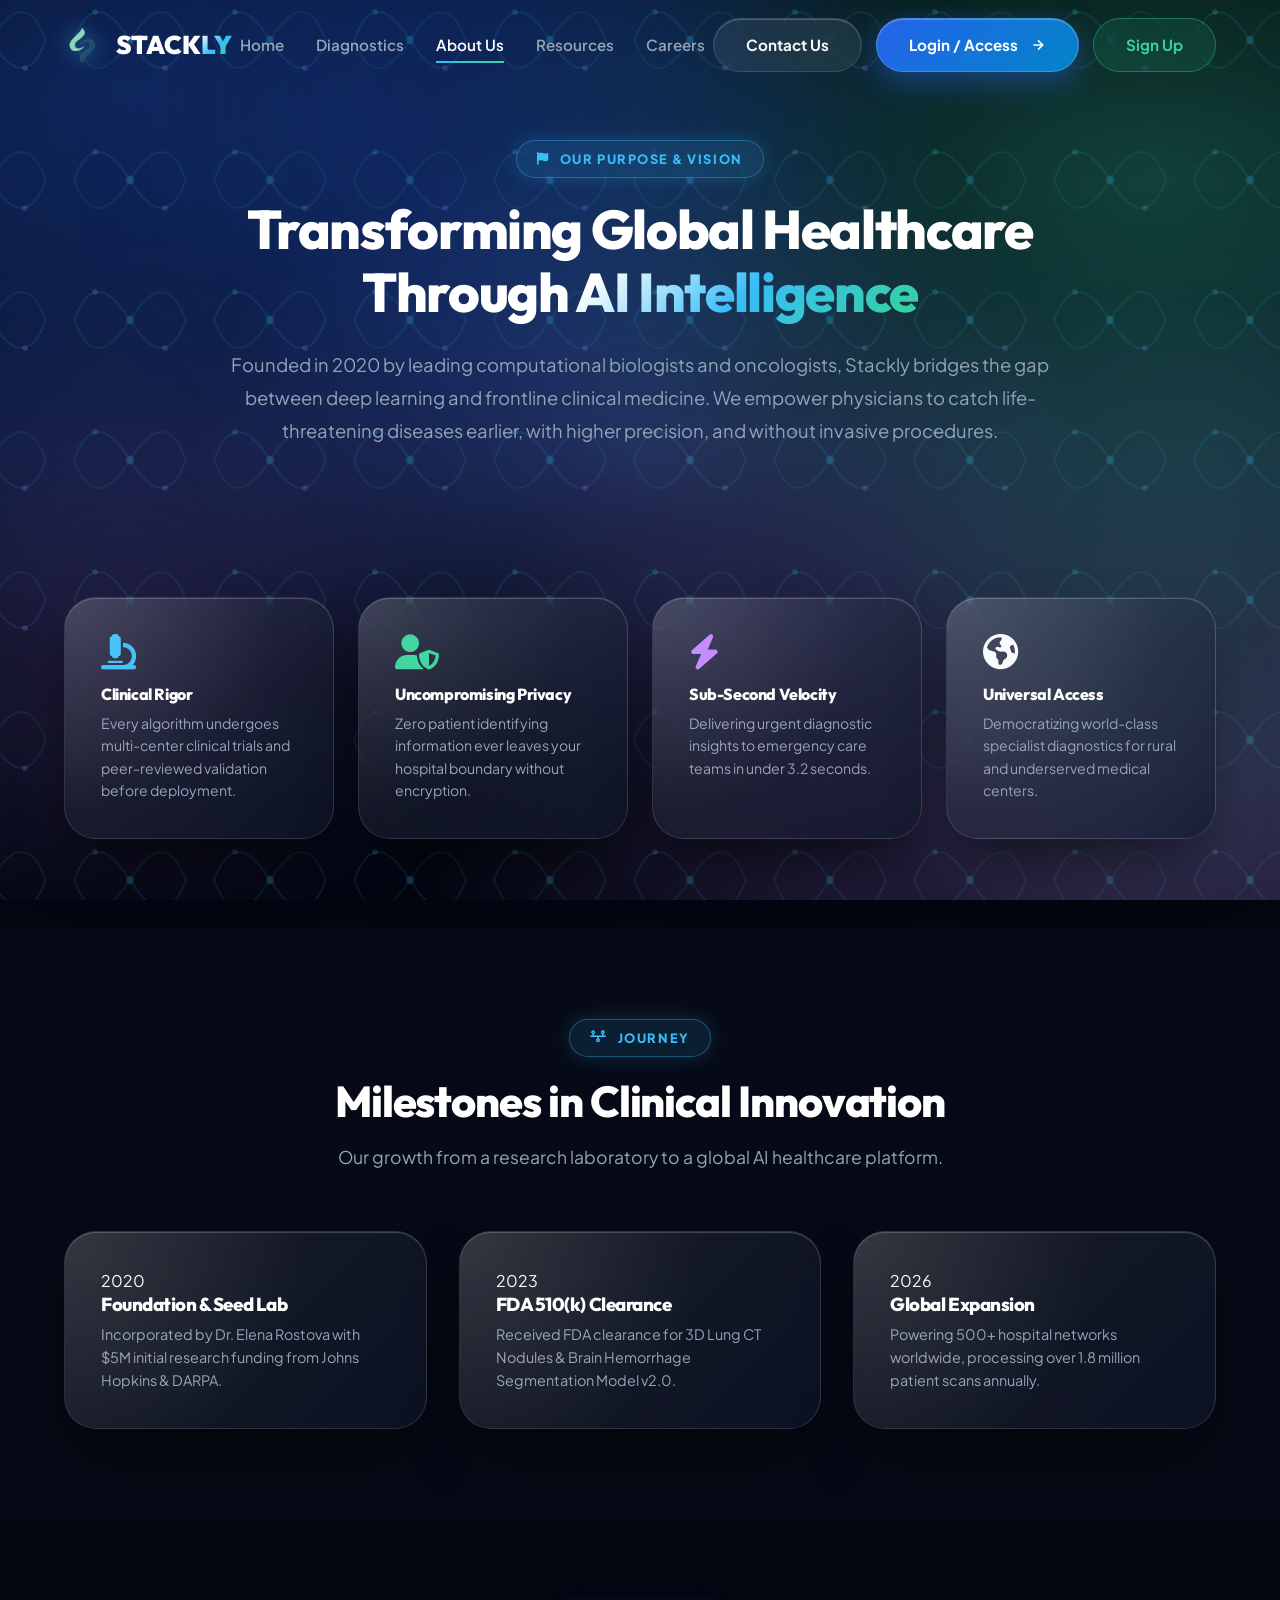
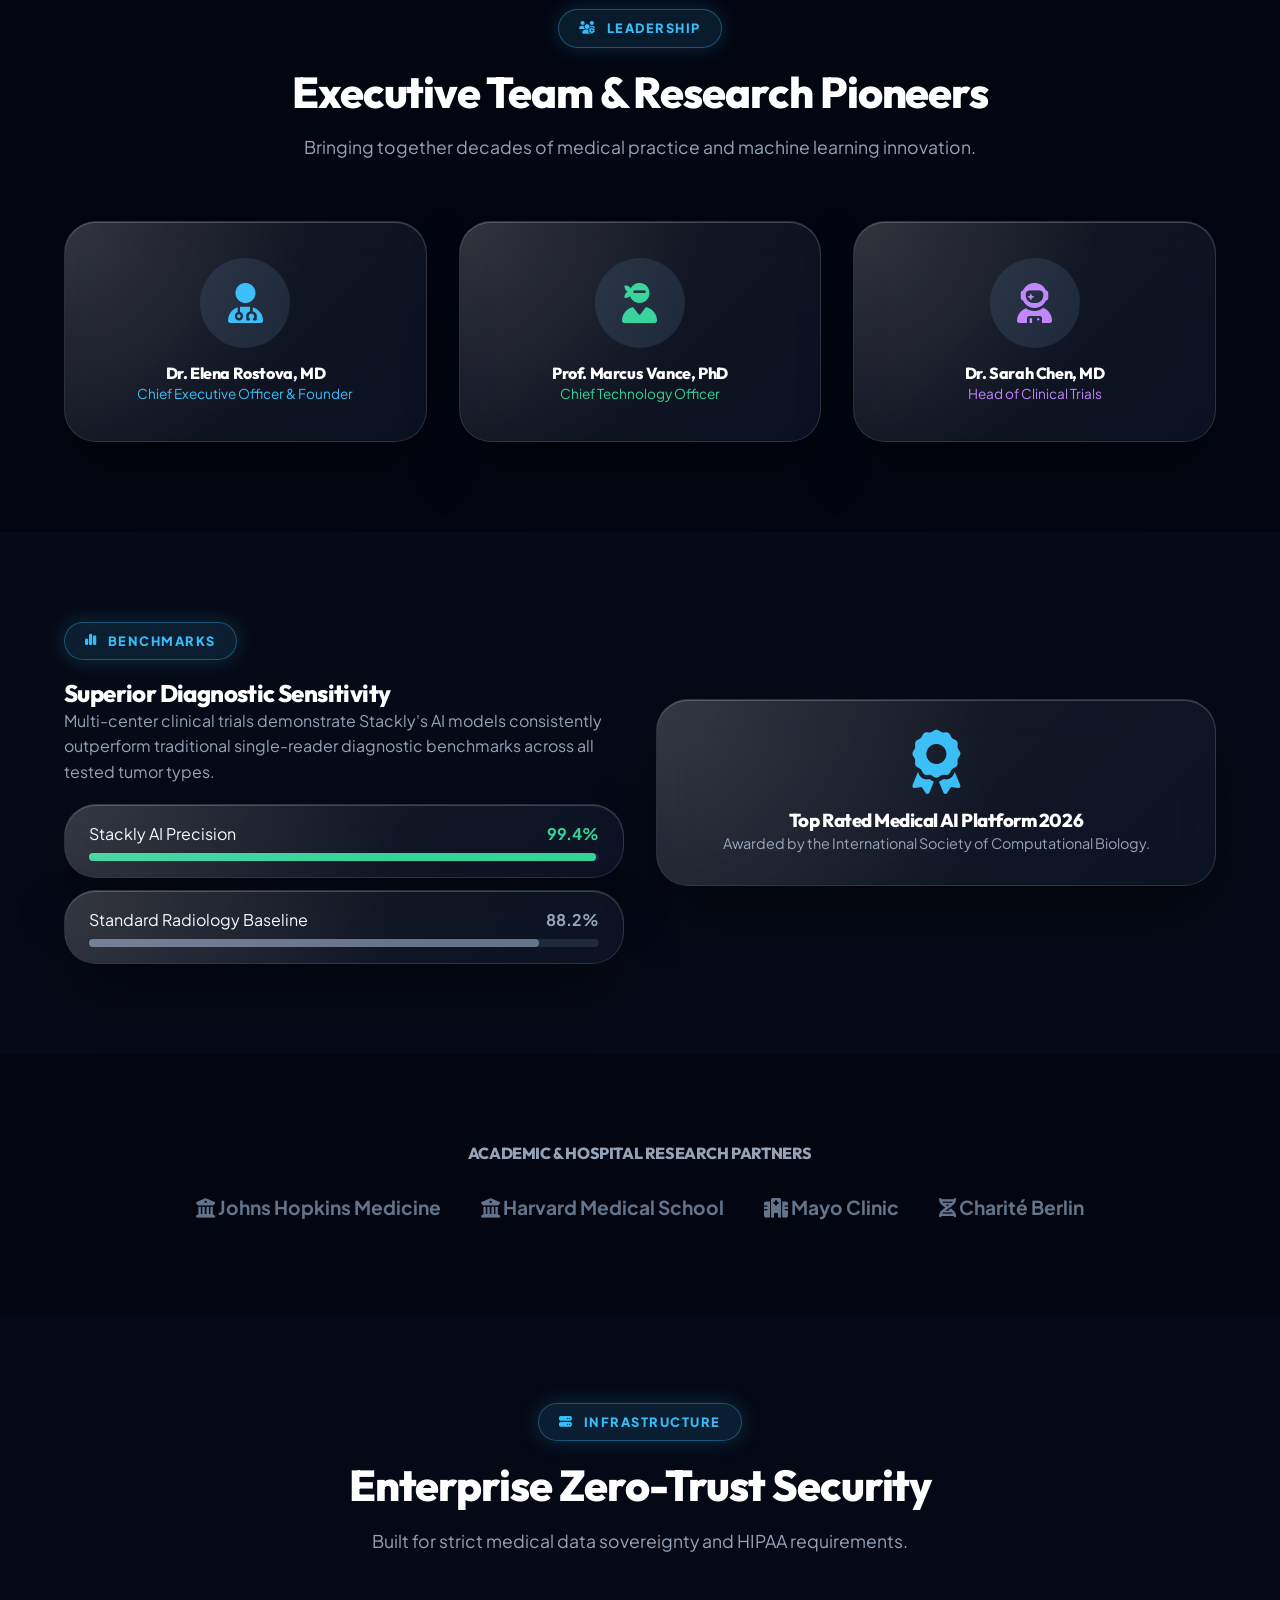
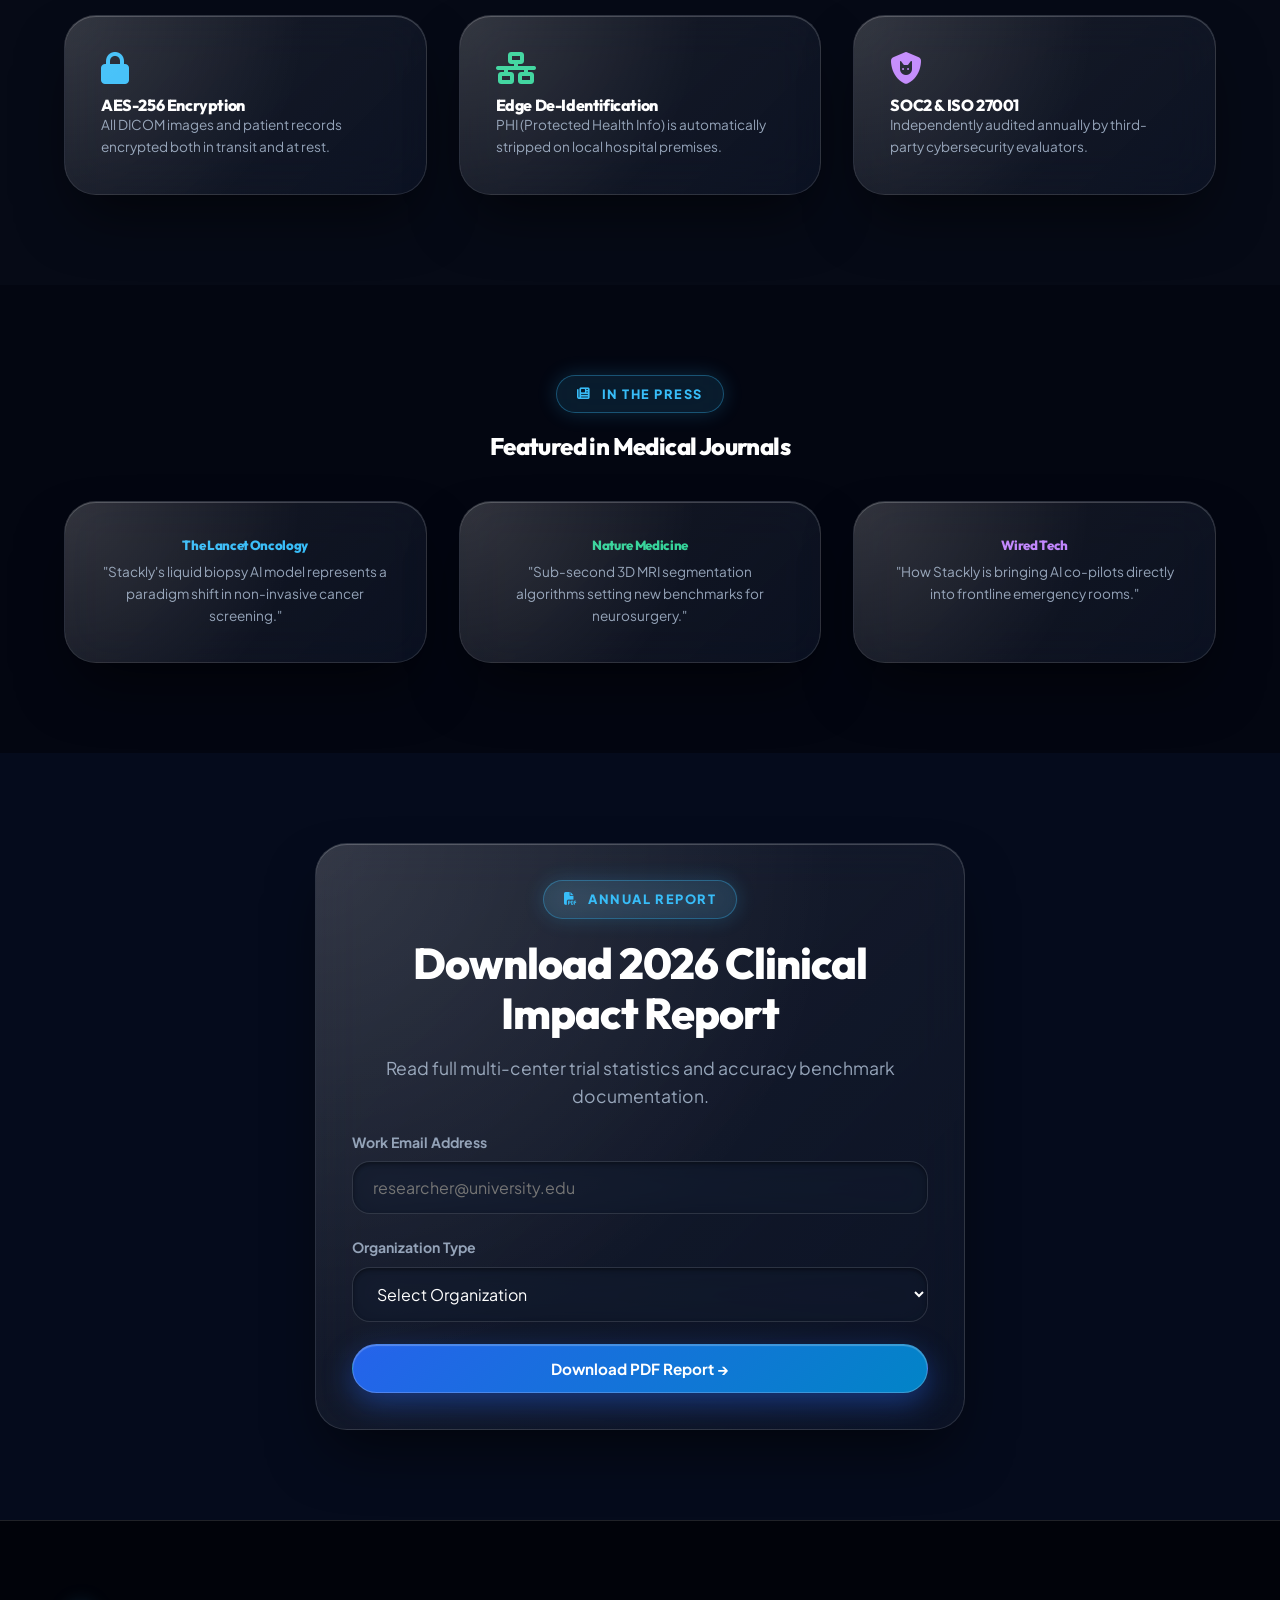
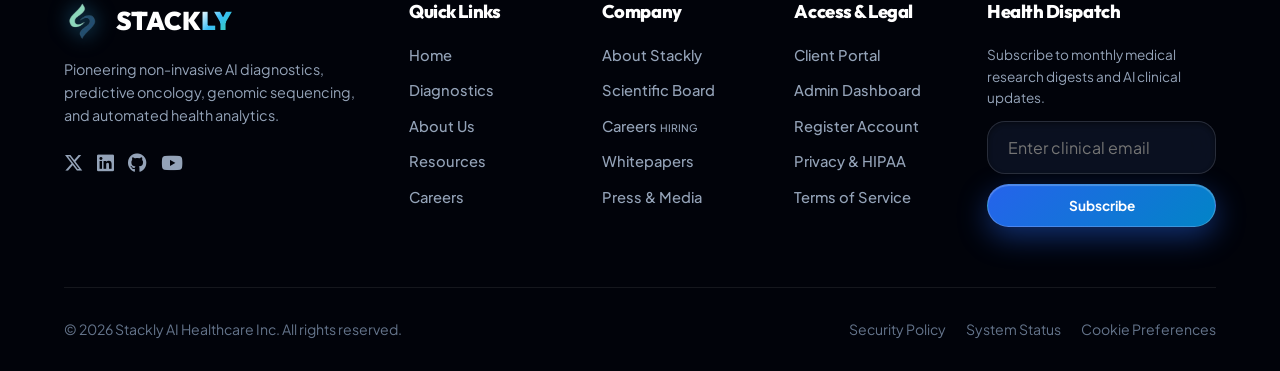
<file: about.html>
<!DOCTYPE html>
<html lang="en">
<head>
  <meta charset="UTF-8">
  <meta name="viewport" content="width=device-width, initial-scale=1.0">
  <title>Stackly</title>
  <meta name="description" content="Learn about Stackly's mission, scientific board, research milestones, and commitment to accessible healthcare AI.">
  
  <link rel="preconnect" href="https://fonts.googleapis.com">
  <link rel="preconnect" href="https://fonts.gstatic.com" crossorigin>
  <link href="https://fonts.googleapis.com/css2?family=Outfit:wght@400;500;600;700;800&family=Plus+Jakarta+Sans:wght@300;400;500;600;700;800&display=swap" rel="stylesheet">
  <link rel="stylesheet" href="https://cdnjs.cloudflare.com/ajax/libs/font-awesome/6.5.1/css/all.min.css">
  <link rel="stylesheet" href="https://unpkg.com/aos@next/dist/aos.css" />
  
  <link rel="stylesheet" href="assets/css/style.css">
  <link rel="stylesheet" href="assets/css/preloader.css">
</head>
<body>

  <!-- SECTION 1: PRELOADER -->
  <div id="preloader">
    <div class="loader-glow">
      <div class="loader-circle"></div>
      <div class="loader-brand">S</div>
    </div>
    <div class="loader-text">Loading Stackly Mission & Research...</div>
    <div class="loader-bar">
      <div class="loader-progress"></div>
    </div>
  </div>

  <!-- DYNAMIC MOVING BACKGROUND IMAGE LAYER & ATMOSPHERIC GLOW ORBS -->
  <div class="bg-moving-image-layer"></div>
  <div class="bg-ambient-glow">
    <div class="glow-orb glow-orb-1"></div>
    <div class="glow-orb glow-orb-2"></div>
    <div class="glow-orb glow-orb-3"></div>
  </div>

  <!-- SECTION 2: COMMON HEADER NAVBAR -->
  <div id="common-header"></div>

  <!-- SECTION 3: ABOUT HERO -->
  <section class="section" style="padding-top: 140px; padding-bottom: 60px;">
    <div class="container text-center" style="text-align: center; max-width: 850px;" data-aos="fade-up">
      <div class="section-badge"><i class="fa-solid fa-flag"></i> OUR PURPOSE & VISION</div>
      <h1 style="font-size: 3.4rem; margin-bottom: 24px;">
        Transforming Global Healthcare Through <span class="gradient-text">AI Intelligence</span>
      </h1>
      <p style="color: var(--text-muted); font-size: 1.15rem; line-height: 1.8;">
        Founded in 2020 by leading computational biologists and oncologists, Stackly bridges the gap between deep learning and frontline clinical medicine. We empower physicians to catch life-threatening diseases earlier, with higher precision, and without invasive procedures.
      </p>
    </div>
  </section>

  <!-- SECTION 4: CORE VALUES & MISSION GRID -->
  <section class="section">
    <div class="container">
      <div class="grid-4">
        <div class="glass-card" data-aos="fade-up" data-aos-delay="100">
          <i class="fa-solid fa-microscope" style="font-size: 2.2rem; color: var(--primary-glow); margin-bottom: 16px;"></i>
          <h4>Clinical Rigor</h4>
          <p style="color: var(--text-muted); font-size: 0.88rem; margin-top: 8px;">
            Every algorithm undergoes multi-center clinical trials and peer-reviewed validation before deployment.
          </p>
        </div>

        <div class="glass-card" data-aos="fade-up" data-aos-delay="200">
          <i class="fa-solid fa-user-shield" style="font-size: 2.2rem; color: var(--secondary); margin-bottom: 16px;"></i>
          <h4>Uncompromising Privacy</h4>
          <p style="color: var(--text-muted); font-size: 0.88rem; margin-top: 8px;">
            Zero patient identifying information ever leaves your hospital boundary without encryption.
          </p>
        </div>

        <div class="glass-card" data-aos="fade-up" data-aos-delay="300">
          <i class="fa-solid fa-bolt" style="font-size: 2.2rem; color: var(--accent-purple); margin-bottom: 16px;"></i>
          <h4>Sub-Second Velocity</h4>
          <p style="color: var(--text-muted); font-size: 0.88rem; margin-top: 8px;">
            Delivering urgent diagnostic insights to emergency care teams in under 3.2 seconds.
          </p>
        </div>

        <div class="glass-card" data-aos="fade-up" data-aos-delay="400">
          <i class="fa-solid fa-earth-americas" style="font-size: 2.2rem; color: var(--accent-cyan); margin-bottom: 16px;"></i>
          <h4>Universal Access</h4>
          <p style="color: var(--text-muted); font-size: 0.88rem; margin-top: 8px;">
            Democratizing world-class specialist diagnostics for rural and underserved medical centers.
          </p>
        </div>
      </div>
    </div>
  </section>

  <!-- SECTION 5: COMPANY MILESTONES TIMELINE -->
  <section class="section" style="background: rgba(11, 17, 32, 0.4);">
    <div class="container">
      <div class="section-header" data-aos="fade-up">
        <div class="section-badge"><i class="fa-solid fa-timeline"></i> JOURNEY</div>
        <h2>Milestones in Clinical Innovation</h2>
        <p>Our growth from a research laboratory to a global AI healthcare platform.</p>
      </div>

      <div class="grid-3">
        <div class="glass-card" data-aos="fade-up" data-aos-delay="100">
          <span class="badge badge-info" style="margin-bottom: 12px;">2020</span>
          <h3>Foundation & Seed Lab</h3>
          <p style="color: var(--text-muted); font-size: 0.9rem; margin-top: 8px;">
            Incorporated by Dr. Elena Rostova with $5M initial research funding from Johns Hopkins & DARPA.
          </p>
        </div>

        <div class="glass-card" data-aos="fade-up" data-aos-delay="200">
          <span class="badge badge-warning" style="margin-bottom: 12px;">2023</span>
          <h3>FDA 510(k) Clearance</h3>
          <p style="color: var(--text-muted); font-size: 0.9rem; margin-top: 8px;">
            Received FDA clearance for 3D Lung CT Nodules & Brain Hemorrhage Segmentation Model v2.0.
          </p>
        </div>

        <div class="glass-card" data-aos="fade-up" data-aos-delay="300">
          <span class="badge badge-success" style="margin-bottom: 12px;">2026</span>
          <h3>Global Expansion</h3>
          <p style="color: var(--text-muted); font-size: 0.9rem; margin-top: 8px;">
            Powering 500+ hospital networks worldwide, processing over 1.8 million patient scans annually.
          </p>
        </div>
      </div>
    </div>
  </section>

  <!-- SECTION 6: EXECUTIVE LEADERSHIP -->
  <section class="section">
    <div class="container">
      <div class="section-header" data-aos="fade-up">
        <div class="section-badge"><i class="fa-solid fa-users-gear"></i> LEADERSHIP</div>
        <h2>Executive Team & Research Pioneers</h2>
        <p>Bringing together decades of medical practice and machine learning innovation.</p>
      </div>

      <div class="grid-3">
        <div class="glass-card text-center" style="text-align: center;" data-aos="fade-up" data-aos-delay="100">
          <div style="width: 90px; height: 90px; border-radius: 50%; background: #1e293b; margin: 0 auto 16px auto; display: flex; align-items: center; justify-content: center;">
            <i class="fa-solid fa-user-doctor" style="font-size: 2.5rem; color: var(--primary-glow);"></i>
          </div>
          <h4>Dr. Elena Rostova, MD</h4>
          <p style="color: var(--primary-glow); font-size: 0.85rem;">Chief Executive Officer & Founder</p>
        </div>

        <div class="glass-card text-center" style="text-align: center;" data-aos="fade-up" data-aos-delay="200">
          <div style="width: 90px; height: 90px; border-radius: 50%; background: #1e293b; margin: 0 auto 16px auto; display: flex; align-items: center; justify-content: center;">
            <i class="fa-solid fa-user-ninja" style="font-size: 2.5rem; color: var(--secondary);"></i>
          </div>
          <h4>Prof. Marcus Vance, PhD</h4>
          <p style="color: var(--secondary); font-size: 0.85rem;">Chief Technology Officer</p>
        </div>

        <div class="glass-card text-center" style="text-align: center;" data-aos="fade-up" data-aos-delay="300">
          <div style="width: 90px; height: 90px; border-radius: 50%; background: #1e293b; margin: 0 auto 16px auto; display: flex; align-items: center; justify-content: center;">
            <i class="fa-solid fa-user-astronaut" style="font-size: 2.5rem; color: var(--accent-purple);"></i>
          </div>
          <h4>Dr. Sarah Chen, MD</h4>
          <p style="color: var(--accent-purple); font-size: 0.85rem;">Head of Clinical Trials</p>
        </div>
      </div>
    </div>
  </section>

  <!-- SECTION 7: AI ACCURACY BENCHMARK CHART -->
  <section class="section" style="background: rgba(11, 17, 32, 0.4);">
    <div class="container grid-2" style="align-items: center;">
      <div data-aos="fade-right">
        <div class="section-badge"><i class="fa-solid fa-chart-simple"></i> BENCHMARKS</div>
        <h2>Superior Diagnostic Sensitivity</h2>
        <p style="color: var(--text-muted); margin-bottom: 20px;">
          Multi-center clinical trials demonstrate Stackly's AI models consistently outperform traditional single-reader diagnostic benchmarks across all tested tumor types.
        </p>
        <div class="glass-card" style="padding: 16px 24px; margin-bottom: 12px;">
          <div style="display: flex; justify-content: space-between; margin-bottom: 6px;">
            <span>Stackly AI Precision</span>
            <strong style="color: var(--secondary);">99.4%</strong>
          </div>
          <div style="width: 100%; height: 8px; background: #1e293b; border-radius: 4px;">
            <div style="width: 99.4%; height: 100%; background: var(--secondary); border-radius: 4px;"></div>
          </div>
        </div>

        <div class="glass-card" style="padding: 16px 24px;">
          <div style="display: flex; justify-content: space-between; margin-bottom: 6px;">
            <span>Standard Radiology Baseline</span>
            <strong style="color: var(--text-muted);">88.2%</strong>
          </div>
          <div style="width: 100%; height: 8px; background: #1e293b; border-radius: 4px;">
            <div style="width: 88.2%; height: 100%; background: var(--text-dim); border-radius: 4px;"></div>
          </div>
        </div>
      </div>

      <div class="glass-card" data-aos="fade-left" style="padding: 30px; text-align: center;">
        <i class="fa-solid fa-award" style="font-size: 4rem; color: var(--primary-glow); margin-bottom: 16px;"></i>
        <h3>Top Rated Medical AI Platform 2026</h3>
        <p style="color: var(--text-muted); font-size: 0.9rem;">Awarded by the International Society of Computational Biology.</p>
      </div>
    </div>
  </section>

  <!-- SECTION 8: GLOBAL RESEARCH PARTNERS -->
  <section class="section">
    <div class="container text-center" style="text-align: center;">
      <h4 style="color: var(--text-muted); margin-bottom: 30px;">ACADEMIC & HOSPITAL RESEARCH PARTNERS</h4>
      <div style="display: flex; justify-content: center; gap: 40px; flex-wrap: wrap; color: var(--text-dim); font-weight: 700; font-size: 1.2rem;">
        <div><i class="fa-solid fa-university"></i> Johns Hopkins Medicine</div>
        <div><i class="fa-solid fa-building-columns"></i> Harvard Medical School</div>
        <div><i class="fa-solid fa-hospital"></i> Mayo Clinic</div>
        <div><i class="fa-solid fa-dna"></i> Charité Berlin</div>
      </div>
    </div>
  </section>

  <!-- SECTION 9: INFRASTRUCTURE SECURITY -->
  <section class="section" style="background: rgba(11, 17, 32, 0.4);">
    <div class="container">
      <div class="section-header" data-aos="fade-up">
        <div class="section-badge"><i class="fa-solid fa-server"></i> INFRASTRUCTURE</div>
        <h2>Enterprise Zero-Trust Security</h2>
        <p>Built for strict medical data sovereignty and HIPAA requirements.</p>
      </div>

      <div class="grid-3">
        <div class="glass-card">
          <i class="fa-solid fa-lock" style="font-size: 2rem; color: var(--primary-glow); margin-bottom: 12px;"></i>
          <h4>AES-256 Encryption</h4>
          <p style="color: var(--text-muted); font-size: 0.85rem;">All DICOM images and patient records encrypted both in transit and at rest.</p>
        </div>

        <div class="glass-card">
          <i class="fa-solid fa-network-wired" style="font-size: 2rem; color: var(--secondary); margin-bottom: 12px;"></i>
          <h4>Edge De-Identification</h4>
          <p style="color: var(--text-muted); font-size: 0.85rem;">PHI (Protected Health Info) is automatically stripped on local hospital premises.</p>
        </div>

        <div class="glass-card">
          <i class="fa-solid fa-shield-cat" style="font-size: 2rem; color: var(--accent-purple); margin-bottom: 12px;"></i>
          <h4>SOC2 & ISO 27001</h4>
          <p style="color: var(--text-muted); font-size: 0.85rem;">Independently audited annually by third-party cybersecurity evaluators.</p>
        </div>
      </div>
    </div>
  </section>

  <!-- SECTION 10: PRESS RECOGNITION -->
  <section class="section">
    <div class="container text-center" style="text-align: center;" data-aos="fade-up">
      <div class="section-badge"><i class="fa-solid fa-newspaper"></i> IN THE PRESS</div>
      <h2>Featured in Medical Journals</h2>
      <div class="grid-3" style="margin-top: 40px;">
        <div class="glass-card">
          <h5 style="color: var(--primary-glow);">The Lancet Oncology</h5>
          <p style="color: var(--text-muted); font-size: 0.85rem; margin-top: 8px;">"Stackly's liquid biopsy AI model represents a paradigm shift in non-invasive cancer screening."</p>
        </div>
        <div class="glass-card">
          <h5 style="color: var(--secondary);">Nature Medicine</h5>
          <p style="color: var(--text-muted); font-size: 0.85rem; margin-top: 8px;">"Sub-second 3D MRI segmentation algorithms setting new benchmarks for neurosurgery."</p>
        </div>
        <div class="glass-card">
          <h5 style="color: var(--accent-purple);">Wired Tech</h5>
          <p style="color: var(--text-muted); font-size: 0.85rem; margin-top: 8px;">"How Stackly is bringing AI co-pilots directly into frontline emergency rooms."</p>
        </div>
      </div>
    </div>
  </section>

  <!-- SECTION 11: ANNUAL IMPACT REPORT DOWNLOAD FORM -->
  <section class="section" style="background: rgba(37, 99, 235, 0.05);">
    <div class="container" style="max-width: 650px;" data-aos="fade-up">
      <div class="glass-card" style="padding: 36px;">
        <div class="section-header" style="margin-bottom: 20px;">
          <div class="section-badge"><i class="fa-solid fa-file-pdf"></i> ANNUAL REPORT</div>
          <h2>Download 2026 Clinical Impact Report</h2>
          <p>Read full multi-center trial statistics and accuracy benchmark documentation.</p>
        </div>

        <form id="aboutReportForm">
          <div class="form-group">
            <label class="form-label">Work Email Address</label>
            <input type="email" class="form-control" placeholder="researcher@university.edu" required>
            <div class="error-msg">Please enter a valid work email.</div>
          </div>

          <div class="form-group">
            <label class="form-label">Organization Type</label>
            <select class="form-control" required>
              <option value="">Select Organization</option>
              <option value="hospital">Hospital / Health System</option>
              <option value="university">University / Research Lab</option>
              <option value="pharma">Pharmaceutical Developer</option>
            </select>
            <div class="error-msg">Please select an organization type.</div>
          </div>

          <button type="submit" class="btn btn-primary" style="width: 100%;">Download PDF Report &rarr;</button>
        </form>
      </div>
    </div>
  </section>

  <!-- SECTION 12: COMMON FOOTER -->
  <div id="common-footer"></div>

  <script src="https://unpkg.com/aos@next/dist/aos.js"></script>
  <script src="assets/js/main.js"></script>
</body>
</html>
</file>
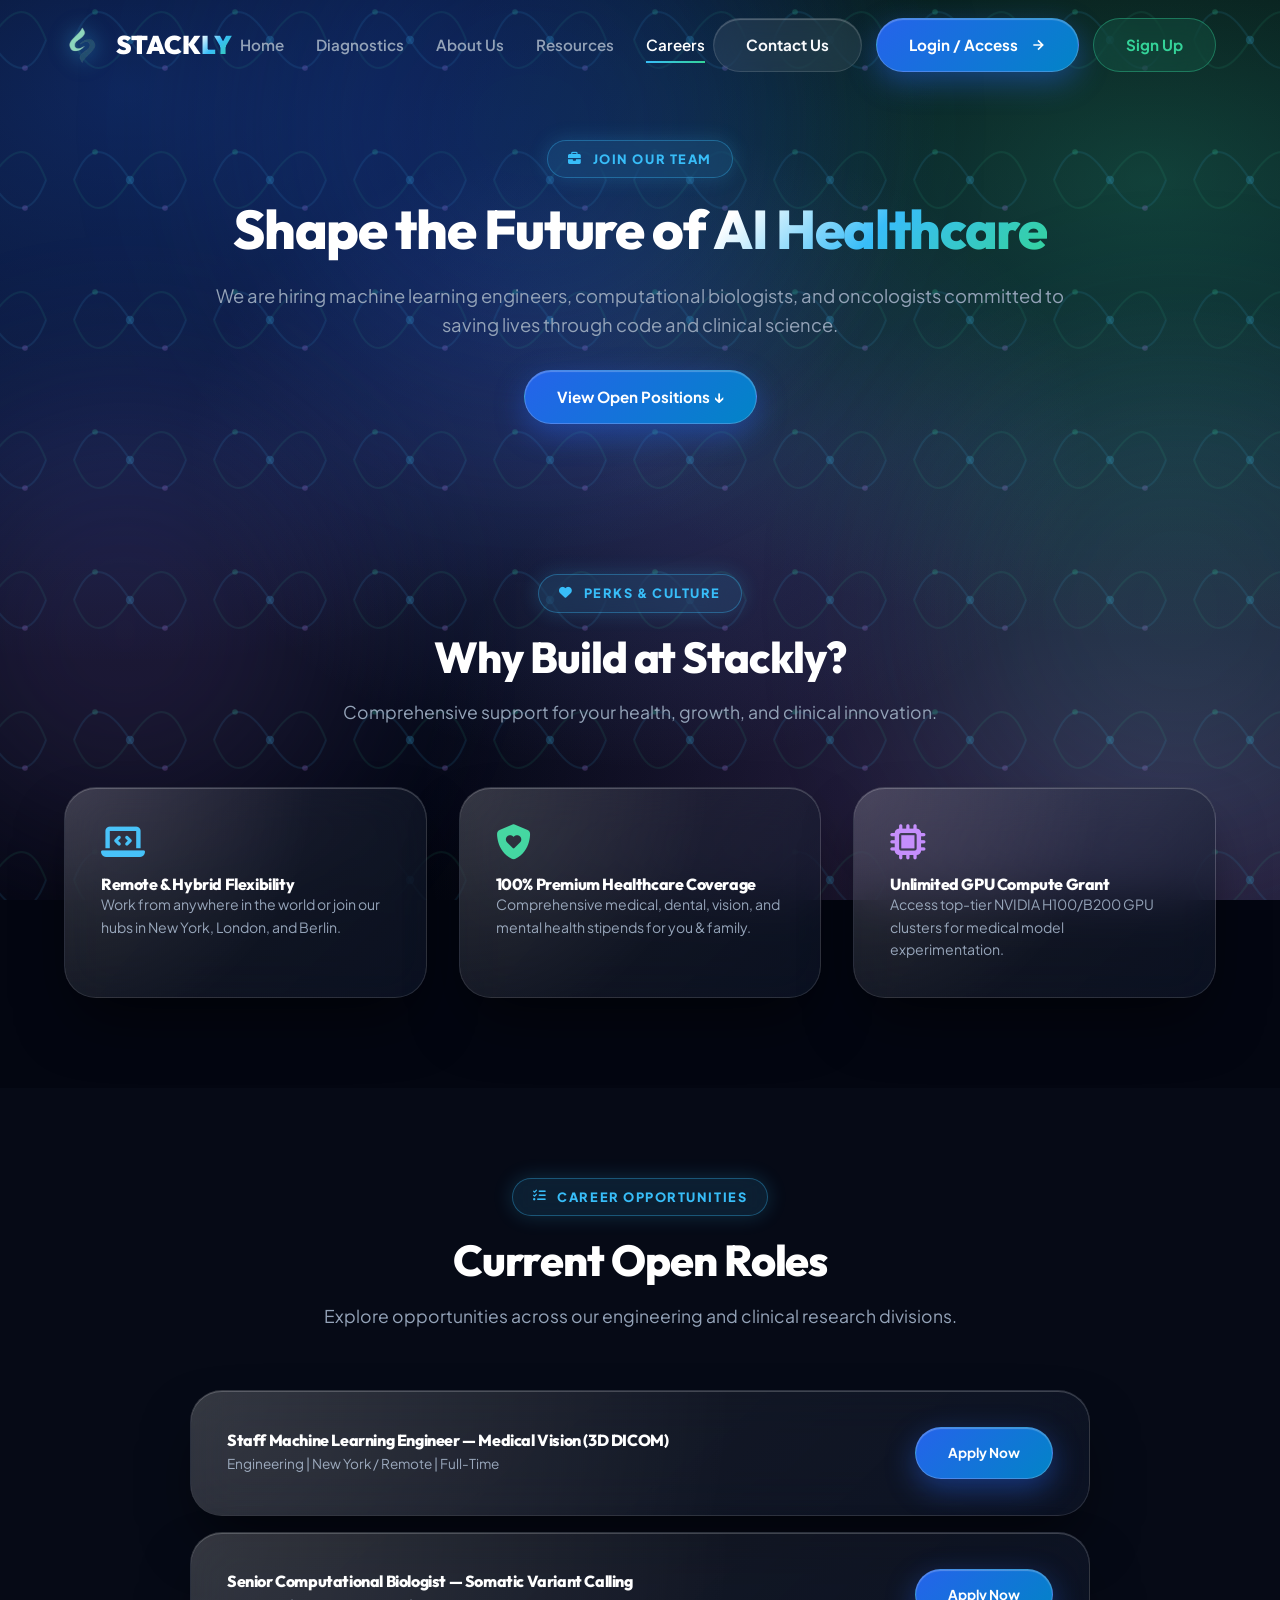
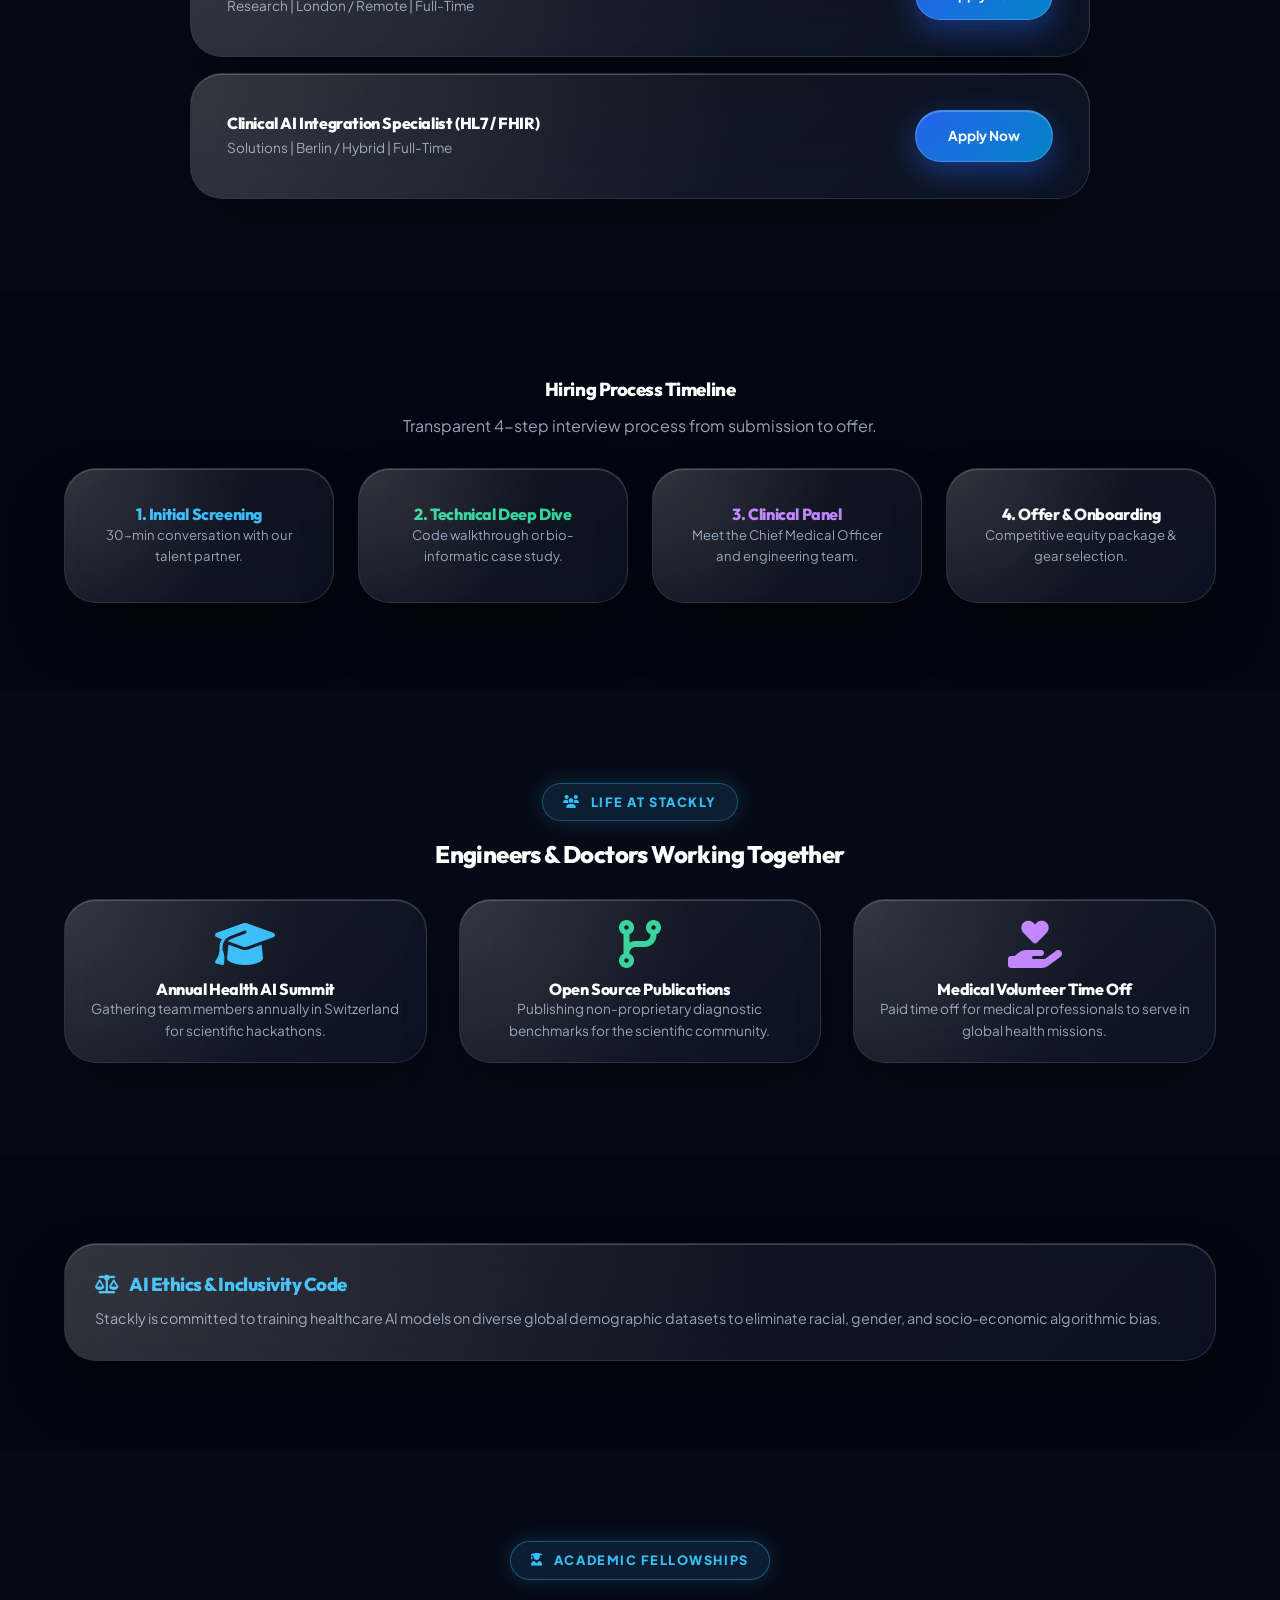
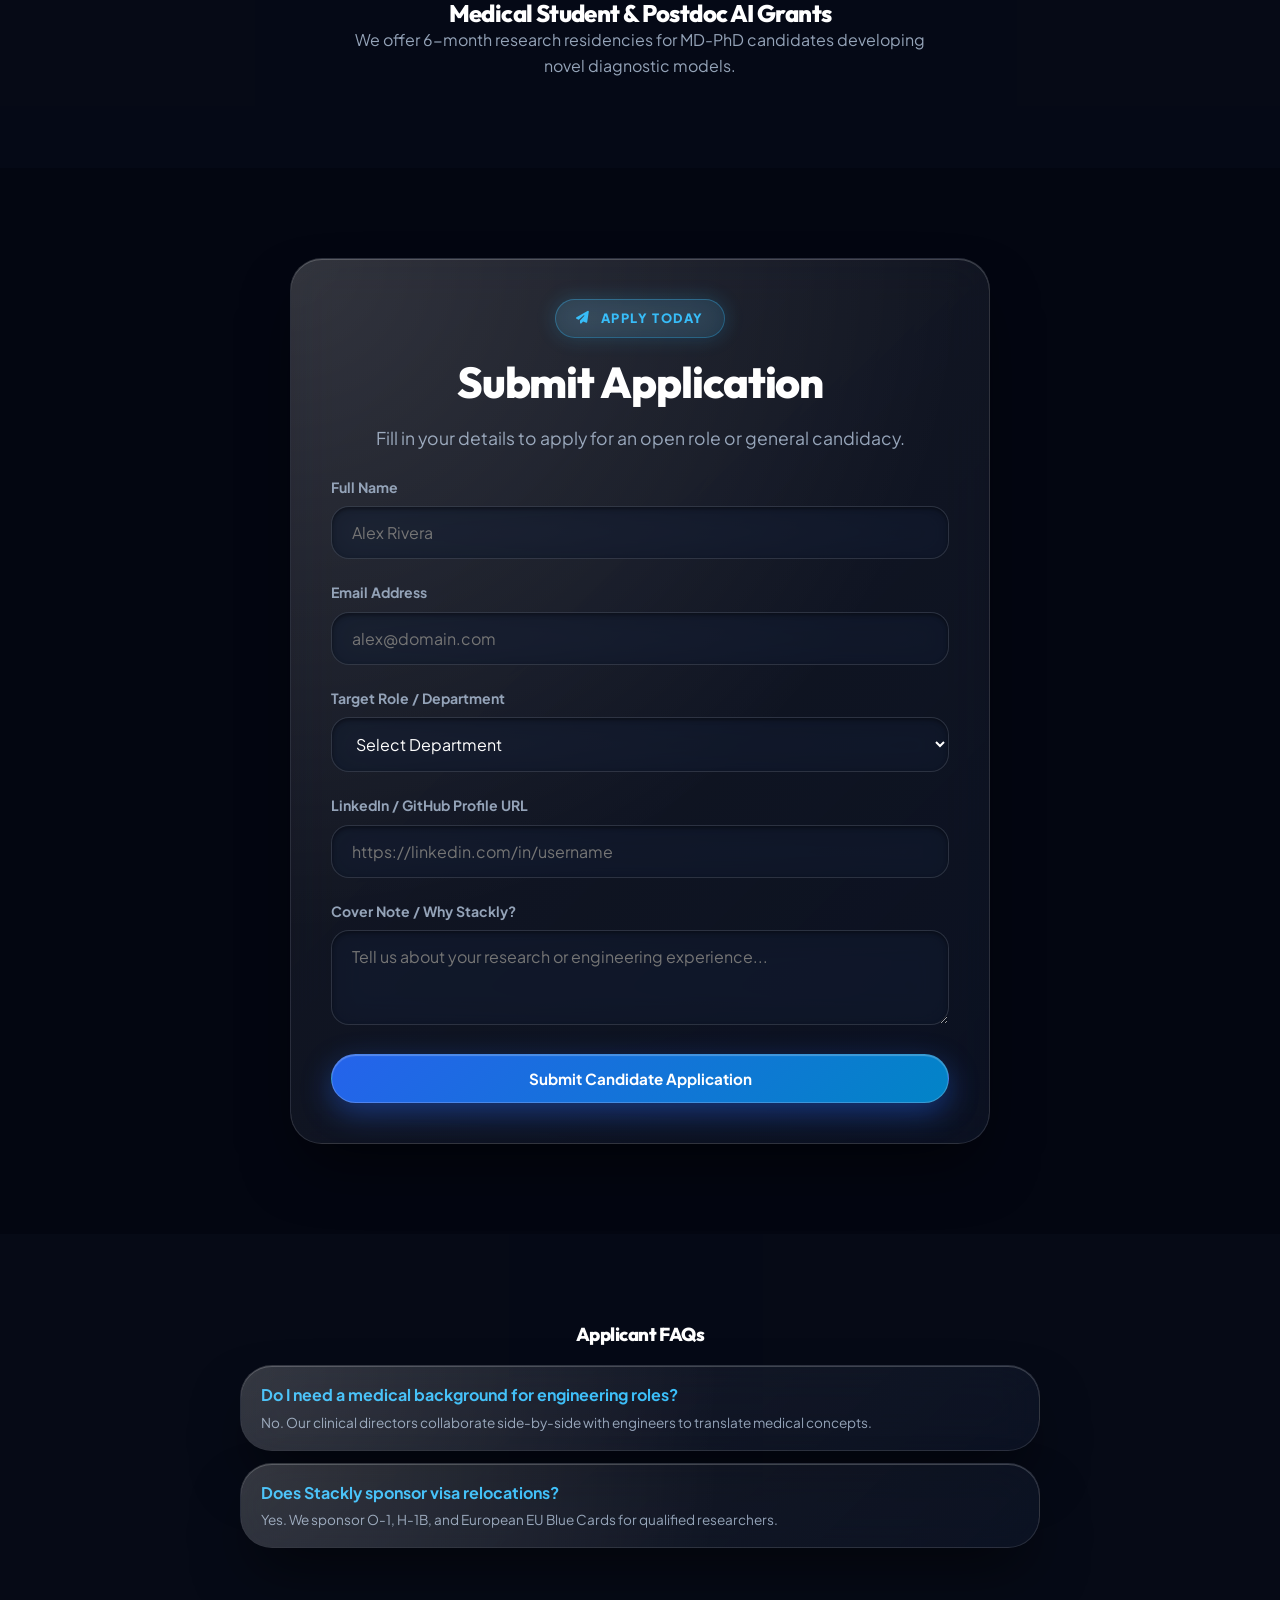
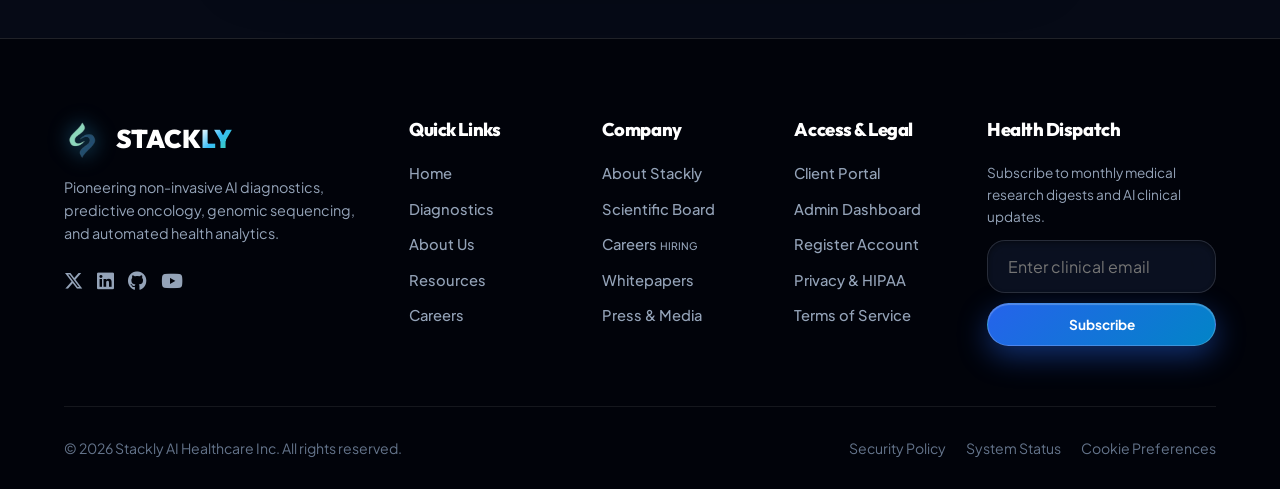
<file: careers.html>
<!DOCTYPE html>
<html lang="en">
<head>
  <meta charset="UTF-8">
  <meta name="viewport" content="width=device-width, initial-scale=1.0">
  <title>Stackly</title>
  <meta name="description" content="Join Stackly to build non-invasive AI diagnostics, genomic models, and precision medicine infrastructure. View open roles.">
  
  <link rel="preconnect" href="https://fonts.googleapis.com">
  <link rel="preconnect" href="https://fonts.gstatic.com" crossorigin>
  <link href="https://fonts.googleapis.com/css2?family=Outfit:wght@400;500;600;700;800&family=Plus+Jakarta+Sans:wght@300;400;500;600;700;800&display=swap" rel="stylesheet">
  <link rel="stylesheet" href="https://cdnjs.cloudflare.com/ajax/libs/font-awesome/6.5.1/css/all.min.css">
  <link rel="stylesheet" href="https://unpkg.com/aos@next/dist/aos.css" />
  
  <link rel="stylesheet" href="assets/css/style.css">
  <link rel="stylesheet" href="assets/css/preloader.css">
</head>
<body>

  <!-- SECTION 1: PRELOADER -->
  <div id="preloader">
    <div class="loader-glow">
      <div class="loader-circle"></div>
      <div class="loader-brand">S</div>
    </div>
    <div class="loader-text">Loading Stackly Careers...</div>
    <div class="loader-bar">
      <div class="loader-progress"></div>
    </div>
  </div>

  <!-- DYNAMIC MOVING BACKGROUND IMAGE LAYER & ATMOSPHERIC GLOW ORBS -->
  <div class="bg-moving-image-layer"></div>
  <div class="bg-ambient-glow">
    <div class="glow-orb glow-orb-1"></div>
    <div class="glow-orb glow-orb-2"></div>
    <div class="glow-orb glow-orb-3"></div>
  </div>

  <!-- SECTION 2: COMMON HEADER NAVBAR -->
  <div id="common-header"></div>

  <!-- SECTION 3: CAREERS HERO -->
  <section class="section" style="padding-top: 140px; padding-bottom: 60px;">
    <div class="container text-center" style="text-align: center; max-width: 850px;" data-aos="fade-up">
      <div class="section-badge"><i class="fa-solid fa-briefcase"></i> JOIN OUR TEAM</div>
      <h1 style="font-size: 3.4rem; margin-bottom: 20px;">
        Shape the Future of <span class="gradient-text">AI Healthcare</span>
      </h1>
      <p style="color: var(--text-muted); font-size: 1.15rem; margin-bottom: 30px;">
        We are hiring machine learning engineers, computational biologists, and oncologists committed to saving lives through code and clinical science.
      </p>
      <a href="#open-roles" class="btn btn-primary">View Open Positions &darr;</a>
    </div>
  </section>

  <!-- SECTION 4: CULTURE & BENEFITS GRID -->
  <section class="section">
    <div class="container">
      <div class="section-header" data-aos="fade-up">
        <div class="section-badge"><i class="fa-solid fa-heart"></i> PERKS & CULTURE</div>
        <h2>Why Build at Stackly?</h2>
        <p>Comprehensive support for your health, growth, and clinical innovation.</p>
      </div>

      <div class="grid-3">
        <div class="glass-card" data-aos="fade-up" data-aos-delay="100">
          <i class="fa-solid fa-laptop-code" style="font-size: 2.2rem; color: var(--primary-glow); margin-bottom: 16px;"></i>
          <h4>Remote & Hybrid Flexibility</h4>
          <p style="color: var(--text-muted); font-size: 0.88rem;">Work from anywhere in the world or join our hubs in New York, London, and Berlin.</p>
        </div>

        <div class="glass-card" data-aos="fade-up" data-aos-delay="200">
          <i class="fa-solid fa-shield-heart" style="font-size: 2.2rem; color: var(--secondary); margin-bottom: 16px;"></i>
          <h4>100% Premium Healthcare Coverage</h4>
          <p style="color: var(--text-muted); font-size: 0.88rem;">Comprehensive medical, dental, vision, and mental health stipends for you & family.</p>
        </div>

        <div class="glass-card" data-aos="fade-up" data-aos-delay="300">
          <i class="fa-solid fa-microchip" style="font-size: 2.2rem; color: var(--accent-purple); margin-bottom: 16px;"></i>
          <h4>Unlimited GPU Compute Grant</h4>
          <p style="color: var(--text-muted); font-size: 0.88rem;">Access top-tier NVIDIA H100/B200 GPU clusters for medical model experimentation.</p>
        </div>
      </div>
    </div>
  </section>

  <!-- SECTION 5: OPEN POSITIONS FILTERABLE LIST -->
  <section class="section" id="open-roles" style="background: rgba(11, 17, 32, 0.4);">
    <div class="container">
      <div class="section-header" data-aos="fade-up">
        <div class="section-badge"><i class="fa-solid fa-list-check"></i> CAREER OPPORTUNITIES</div>
        <h2>Current Open Roles</h2>
        <p>Explore opportunities across our engineering and clinical research divisions.</p>
      </div>

      <div style="display: flex; flex-direction: column; gap: 16px; max-width: 900px; margin: 0 auto;">
        <div class="glass-card" style="display: flex; justify-content: space-between; align-items: center; flex-wrap: wrap; gap: 16px;">
          <div>
            <h4>Staff Machine Learning Engineer — Medical Vision (3D DICOM)</h4>
            <p style="color: var(--text-muted); font-size: 0.85rem; margin-top: 4px;">Engineering | New York / Remote | Full-Time</p>
          </div>
          <a href="#applyForm" class="btn btn-primary" style="font-size: 0.85rem;">Apply Now</a>
        </div>

        <div class="glass-card" style="display: flex; justify-content: space-between; align-items: center; flex-wrap: wrap; gap: 16px;">
          <div>
            <h4>Senior Computational Biologist — Somatic Variant Calling</h4>
            <p style="color: var(--text-muted); font-size: 0.85rem; margin-top: 4px;">Research | London / Remote | Full-Time</p>
          </div>
          <a href="#applyForm" class="btn btn-primary" style="font-size: 0.85rem;">Apply Now</a>
        </div>

        <div class="glass-card" style="display: flex; justify-content: space-between; align-items: center; flex-wrap: wrap; gap: 16px;">
          <div>
            <h4>Clinical AI Integration Specialist (HL7 / FHIR)</h4>
            <p style="color: var(--text-muted); font-size: 0.85rem; margin-top: 4px;">Solutions | Berlin / Hybrid | Full-Time</p>
          </div>
          <a href="#applyForm" class="btn btn-primary" style="font-size: 0.85rem;">Apply Now</a>
        </div>
      </div>
    </div>
  </section>

  <!-- SECTION 6: ROLE QUICK APPLICATION DRAWER OVERVIEW -->
  <section class="section">
    <div class="container text-center" style="text-align: center;">
      <h3 style="margin-bottom: 12px;">Hiring Process Timeline</h3>
      <p style="color: var(--text-muted); margin-bottom: 30px;">Transparent 4-step interview process from submission to offer.</p>
      <div class="grid-4">
        <div class="glass-card">
          <h4 style="color: var(--primary-glow);">1. Initial Screening</h4>
          <p style="color: var(--text-muted); font-size: 0.82rem;">30-min conversation with our talent partner.</p>
        </div>
        <div class="glass-card">
          <h4 style="color: var(--secondary);">2. Technical Deep Dive</h4>
          <p style="color: var(--text-muted); font-size: 0.82rem;">Code walkthrough or bio-informatic case study.</p>
        </div>
        <div class="glass-card">
          <h4 style="color: var(--accent-purple);">3. Clinical Panel</h4>
          <p style="color: var(--text-muted); font-size: 0.82rem;">Meet the Chief Medical Officer and engineering team.</p>
        </div>
        <div class="glass-card">
          <h4 style="color: var(--accent-cyan);">4. Offer & Onboarding</h4>
          <p style="color: var(--text-muted); font-size: 0.82rem;">Competitive equity package & gear selection.</p>
        </div>
      </div>
    </div>
  </section>

  <!-- SECTION 7: LIFE AT STACKLY GALLERY -->
  <section class="section" style="background: rgba(11, 17, 32, 0.4);">
    <div class="container text-center" style="text-align: center;" data-aos="fade-up">
      <div class="section-badge"><i class="fa-solid fa-users"></i> LIFE AT STACKLY</div>
      <h2>Engineers & Doctors Working Together</h2>
      <div class="grid-3" style="margin-top: 30px;">
        <div class="glass-card" style="padding: 20px;">
          <i class="fa-solid fa-graduation-cap" style="font-size: 3rem; color: var(--primary-glow); margin-bottom: 12px;"></i>
          <h4>Annual Health AI Summit</h4>
          <p style="color: var(--text-muted); font-size: 0.85rem;">Gathering team members annually in Switzerland for scientific hackathons.</p>
        </div>
        <div class="glass-card" style="padding: 20px;">
          <i class="fa-solid fa-code-branch" style="font-size: 3rem; color: var(--secondary); margin-bottom: 12px;"></i>
          <h4>Open Source Publications</h4>
          <p style="color: var(--text-muted); font-size: 0.85rem;">Publishing non-proprietary diagnostic benchmarks for the scientific community.</p>
        </div>
        <div class="glass-card" style="padding: 20px;">
          <i class="fa-solid fa-hand-holding-heart" style="font-size: 3rem; color: var(--accent-purple); margin-bottom: 12px;"></i>
          <h4>Medical Volunteer Time Off</h4>
          <p style="color: var(--text-muted); font-size: 0.85rem;">Paid time off for medical professionals to serve in global health missions.</p>
        </div>
      </div>
    </div>
  </section>

  <!-- SECTION 8: DIVERSITY & ETHICS CODE -->
  <section class="section">
    <div class="container">
      <div class="glass-card" style="padding: 30px;">
        <h3 style="color: var(--primary-glow); margin-bottom: 12px;"><i class="fa-solid fa-scale-balanced" style="margin-right: 10px;"></i> AI Ethics & Inclusivity Code</h3>
        <p style="color: var(--text-muted); font-size: 0.9rem;">
          Stackly is committed to training healthcare AI models on diverse global demographic datasets to eliminate racial, gender, and socio-economic algorithmic bias.
        </p>
      </div>
    </div>
  </section>

  <!-- SECTION 9: FELLOWSHIP PROGRAM -->
  <section class="section" style="background: rgba(11, 17, 32, 0.4);">
    <div class="container text-center" style="text-align: center;">
      <div class="section-badge"><i class="fa-solid fa-user-graduate"></i> ACADEMIC FELLOWSHIPS</div>
      <h2>Medical Student & Postdoc AI Grants</h2>
      <p style="color: var(--text-muted); max-width: 600px; margin: 0 auto;">
        We offer 6-month research residencies for MD-PhD candidates developing novel diagnostic models.
      </p>
    </div>
  </section>

  <!-- SECTION 10: APPLICATION FORM -->
  <section class="section" id="applyForm">
    <div class="container" style="max-width: 700px;" data-aos="fade-up">
      <div class="glass-card" style="padding: 40px;">
        <div class="section-header" style="margin-bottom: 24px;">
          <div class="section-badge"><i class="fa-solid fa-paper-plane"></i> APPLY TODAY</div>
          <h2>Submit Application</h2>
          <p>Fill in your details to apply for an open role or general candidacy.</p>
        </div>

        <form id="careersApplyForm">
          <div class="form-group">
            <label class="form-label">Full Name</label>
            <input type="text" class="form-control" placeholder="Alex Rivera" required>
            <div class="error-msg">Please enter your full name.</div>
          </div>

          <div class="form-group">
            <label class="form-label">Email Address</label>
            <input type="email" class="form-control" placeholder="alex@domain.com" required>
            <div class="error-msg">Please enter a valid email.</div>
          </div>

          <div class="form-group">
            <label class="form-label">Target Role / Department</label>
            <select class="form-control" required>
              <option value="">Select Department</option>
              <option value="ml-engineering">ML Engineering</option>
              <option value="bioinformatics">Bioinformatics & Genomics</option>
              <option value="clinical-trials">Clinical Operations</option>
              <option value="product">Product & UX</option>
            </select>
            <div class="error-msg">Please select a department.</div>
          </div>

          <div class="form-group">
            <label class="form-label">LinkedIn / GitHub Profile URL</label>
            <input type="url" class="form-control" placeholder="https://linkedin.com/in/username" required>
            <div class="error-msg">Please provide a profile link.</div>
          </div>

          <div class="form-group">
            <label class="form-label">Cover Note / Why Stackly?</label>
            <textarea class="form-control" rows="3" placeholder="Tell us about your research or engineering experience..." required></textarea>
            <div class="error-msg">Please enter a brief cover note.</div>
          </div>

          <button type="submit" class="btn btn-primary" style="width: 100%;">Submit Candidate Application</button>
        </form>
      </div>
    </div>
  </section>

  <!-- SECTION 11: APPLICANT FAQ ACCORDION -->
  <section class="section" style="background: rgba(11, 17, 32, 0.4);">
    <div class="container text-center" style="max-width: 800px; text-align: center;">
      <h3 style="margin-bottom: 20px;">Applicant FAQs</h3>
      <div style="display: flex; flex-direction: column; gap: 12px; text-align: left;">
        <div class="glass-card" style="padding: 16px 20px;">
          <strong style="color: var(--primary-glow);">Do I need a medical background for engineering roles?</strong>
          <p style="color: var(--text-muted); font-size: 0.85rem; margin-top: 4px;">No. Our clinical directors collaborate side-by-side with engineers to translate medical concepts.</p>
        </div>
        <div class="glass-card" style="padding: 16px 20px;">
          <strong style="color: var(--primary-glow);">Does Stackly sponsor visa relocations?</strong>
          <p style="color: var(--text-muted); font-size: 0.85rem; margin-top: 4px;">Yes. We sponsor O-1, H-1B, and European EU Blue Cards for qualified researchers.</p>
        </div>
      </div>
    </div>
  </section>

  <!-- SECTION 12: COMMON FOOTER -->
  <div id="common-footer"></div>

  <script src="https://unpkg.com/aos@next/dist/aos.js"></script>
  <script src="assets/js/main.js"></script>
</body>
</html>
</file>
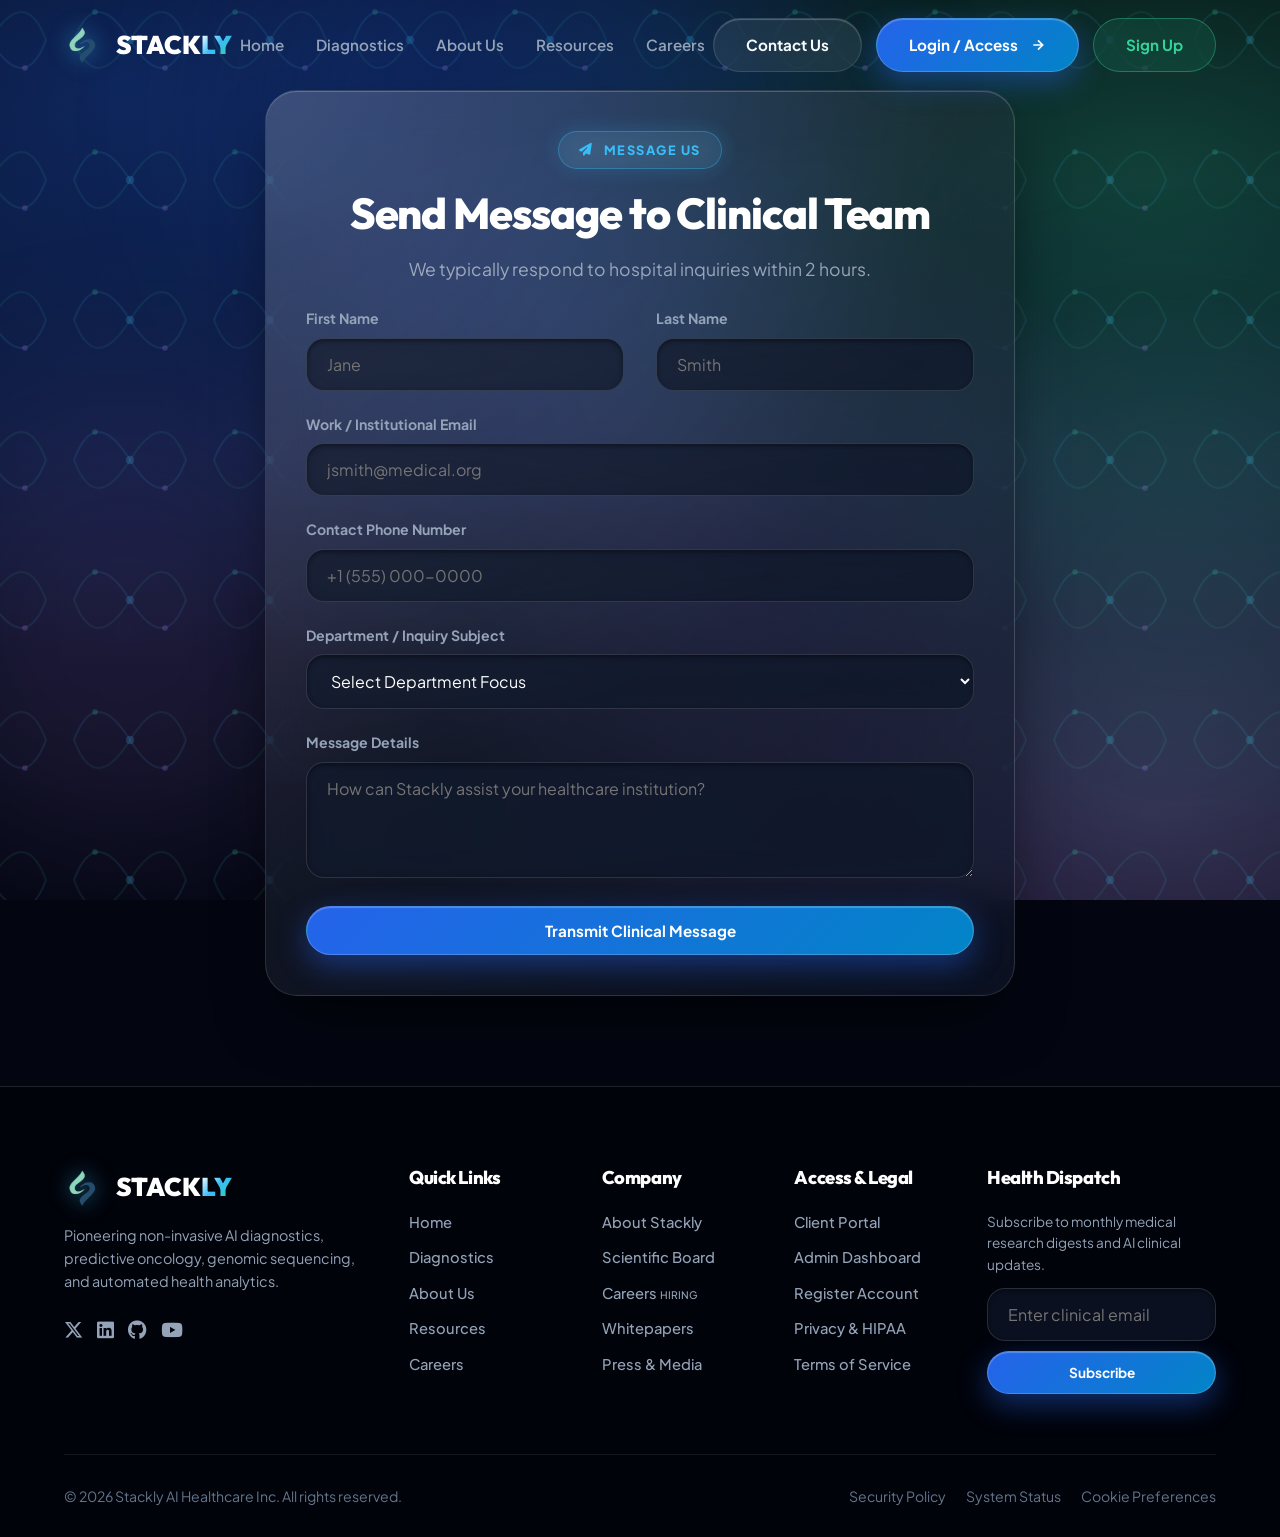
<file: contact.html>
<!DOCTYPE html>
<html lang="en">
<head>
  <meta charset="UTF-8">
  <meta name="viewport" content="width=device-width, initial-scale=1.0">
  <title>Stackly</title>
  <meta name="description" content="Contact Stackly for clinical pilots, enterprise deployments, technical support, or press inquiries.">
  
  <link rel="preconnect" href="https://fonts.googleapis.com">
  <link rel="preconnect" href="https://fonts.gstatic.com" crossorigin>
  <link href="https://fonts.googleapis.com/css2?family=Outfit:wght@400;500;600;700;800&family=Plus+Jakarta+Sans:wght@300;400;500;600;700;800&display=swap" rel="stylesheet">
  <link rel="stylesheet" href="https://cdnjs.cloudflare.com/ajax/libs/font-awesome/6.5.1/css/all.min.css">
  <link rel="stylesheet" href="https://unpkg.com/aos@next/dist/aos.css" />
  
  <link rel="stylesheet" href="assets/css/style.css">
  <link rel="stylesheet" href="assets/css/preloader.css">
</head>
<body>

  <!-- SECTION 1: PRELOADER -->
  <div id="preloader">
    <div class="loader-glow">
      <div class="loader-circle"></div>
      <div class="loader-brand">S</div>
    </div>
    <div class="loader-text">Connecting to Stackly Desk...</div>
    <div class="loader-bar">
      <div class="loader-progress"></div>
    </div>
  </div>

  <!-- DYNAMIC MOVING BACKGROUND IMAGE LAYER & ATMOSPHERIC GLOW ORBS -->
  <div class="bg-moving-image-layer"></div>
  <div class="bg-ambient-glow">
    <div class="glow-orb glow-orb-1"></div>
    <div class="glow-orb glow-orb-2"></div>
    <div class="glow-orb glow-orb-3"></div>
  </div>

  <!-- SECTION 2: COMMON HEADER NAVBAR -->
  <div id="common-header"></div>

 

  <!-- SECTION 6: PRIMARY INQUIRY FORM -->
  <section class="section">
    <div class="container" style="max-width: 750px;" data-aos="fade-up">
      <div class="glass-card" style="padding: 40px;">
        <div class="section-header" style="margin-bottom: 24px;">
          <div class="section-badge"><i class="fa-solid fa-paper-plane"></i> MESSAGE US</div>
          <h2>Send Message to Clinical Team</h2>
          <p>We typically respond to hospital inquiries within 2 hours.</p>
        </div>

        <form id="contactMainForm">
          <div class="grid-2">
            <div class="form-group">
              <label class="form-label">First Name</label>
              <input type="text" class="form-control" placeholder="Jane" required>
              <div class="error-msg">First name is required.</div>
            </div>

            <div class="form-group">
              <label class="form-label">Last Name</label>
              <input type="text" class="form-control" placeholder="Smith" required>
              <div class="error-msg">Last name is required.</div>
            </div>
          </div>

          <div class="form-group">
            <label class="form-label">Work / Institutional Email</label>
            <input type="email" class="form-control" placeholder="jsmith@medical.org" required>
            <div class="error-msg">Please enter a valid work email.</div>
          </div>

          <div class="form-group">
            <label class="form-label">Contact Phone Number</label>
            <input type="tel" class="form-control" placeholder="+1 (555) 000-0000" required>
            <div class="error-msg">Phone number is required.</div>
          </div>

          <div class="form-group">
            <label class="form-label">Department / Inquiry Subject</label>
            <select class="form-control" required>
              <option value="">Select Department Focus</option>
              <option value="radiology-pilot">Radiology Pilot Inquiry</option>
              <option value="genomics-trial">Genomic Liquid Biopsy</option>
              <option value="pricing-custom">Enterprise Custom Quote</option>
              <option value="technical-support">PACS / EHR Integration Support</option>
            </select>
            <div class="error-msg">Please select an inquiry subject.</div>
          </div>

          <div class="form-group">
            <label class="form-label">Message Details</label>
            <textarea class="form-control" rows="4" placeholder="How can Stackly assist your healthcare institution?" required></textarea>
            <div class="error-msg">Please write your message.</div>
          </div>

          <button type="submit" class="btn btn-primary" style="width: 100%;">Transmit Clinical Message</button>
        </form>
      </div>
    </div>
  </section>

  

  <!-- SECTION 11: COMMON FOOTER -->
  <div id="common-footer"></div>

  <script src="https://unpkg.com/aos@next/dist/aos.js"></script>
  <script src="assets/js/main.js"></script>
</body>
</html>
</file>
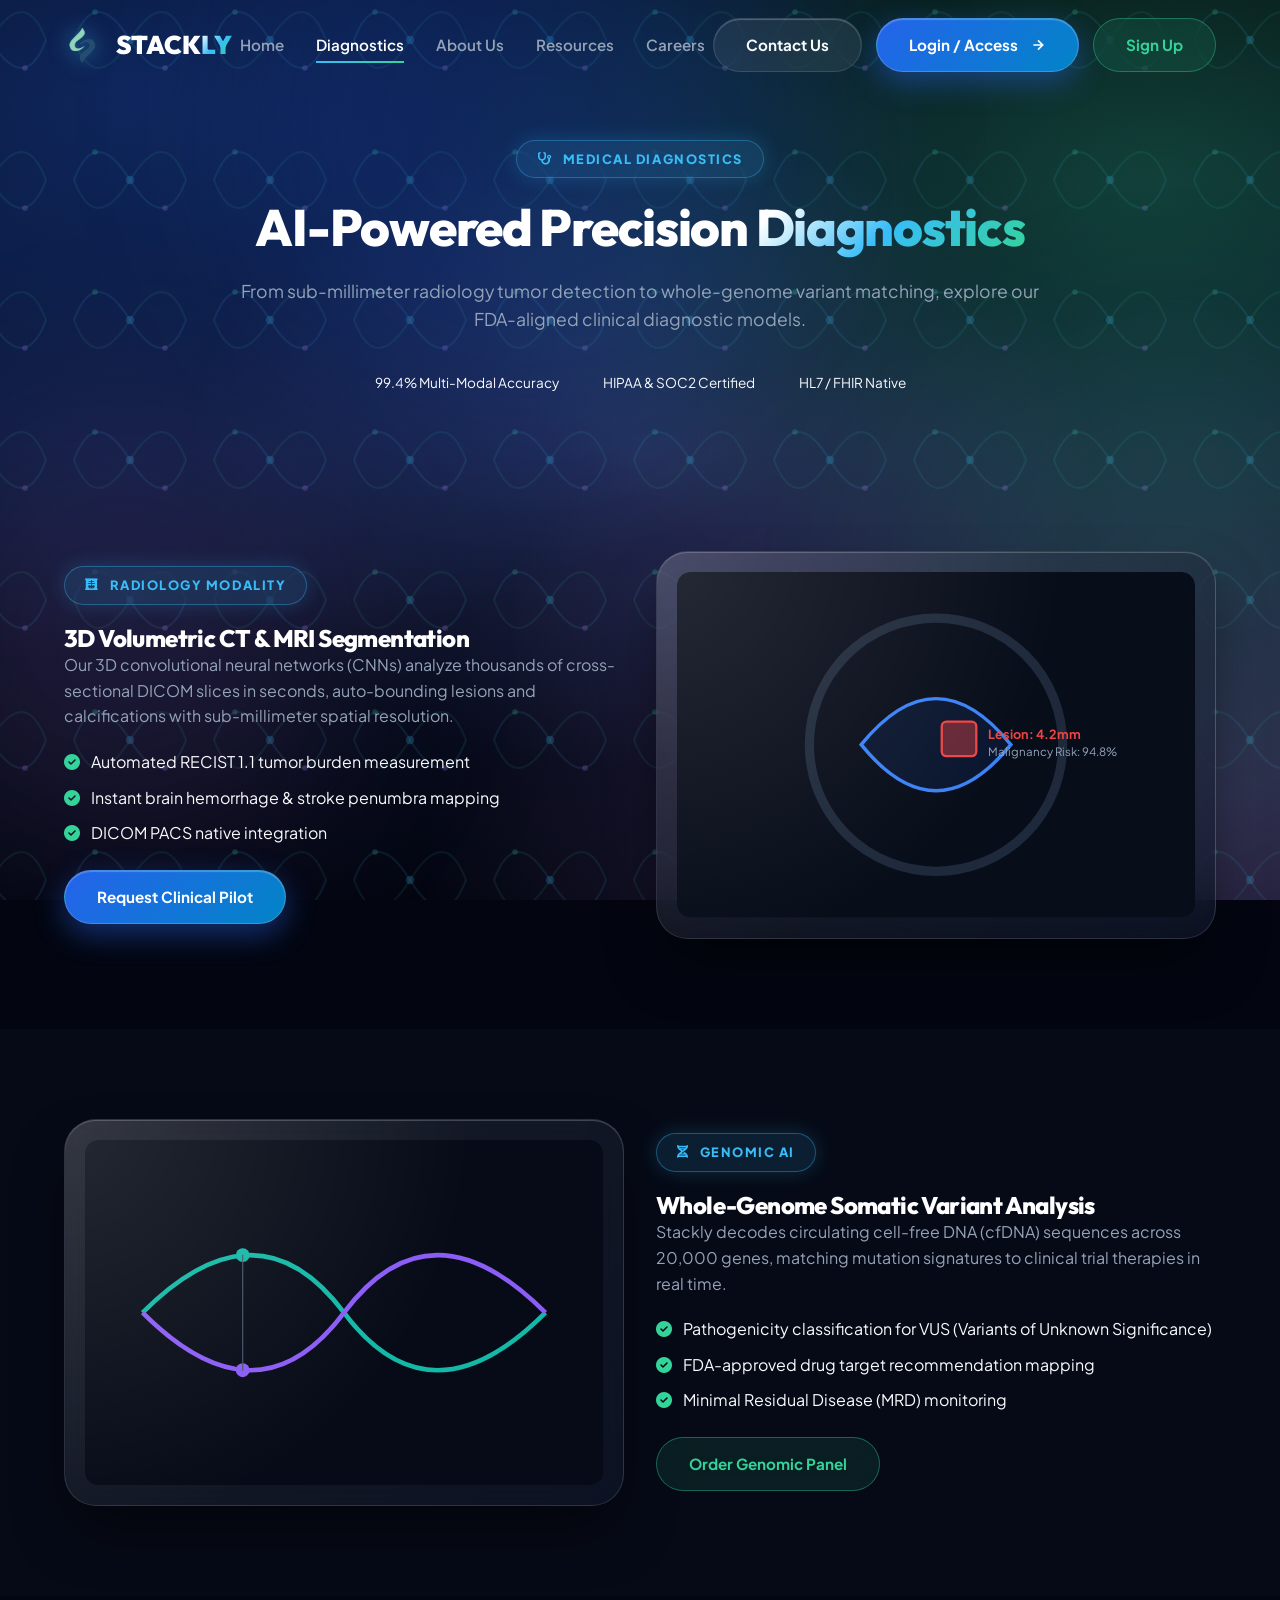
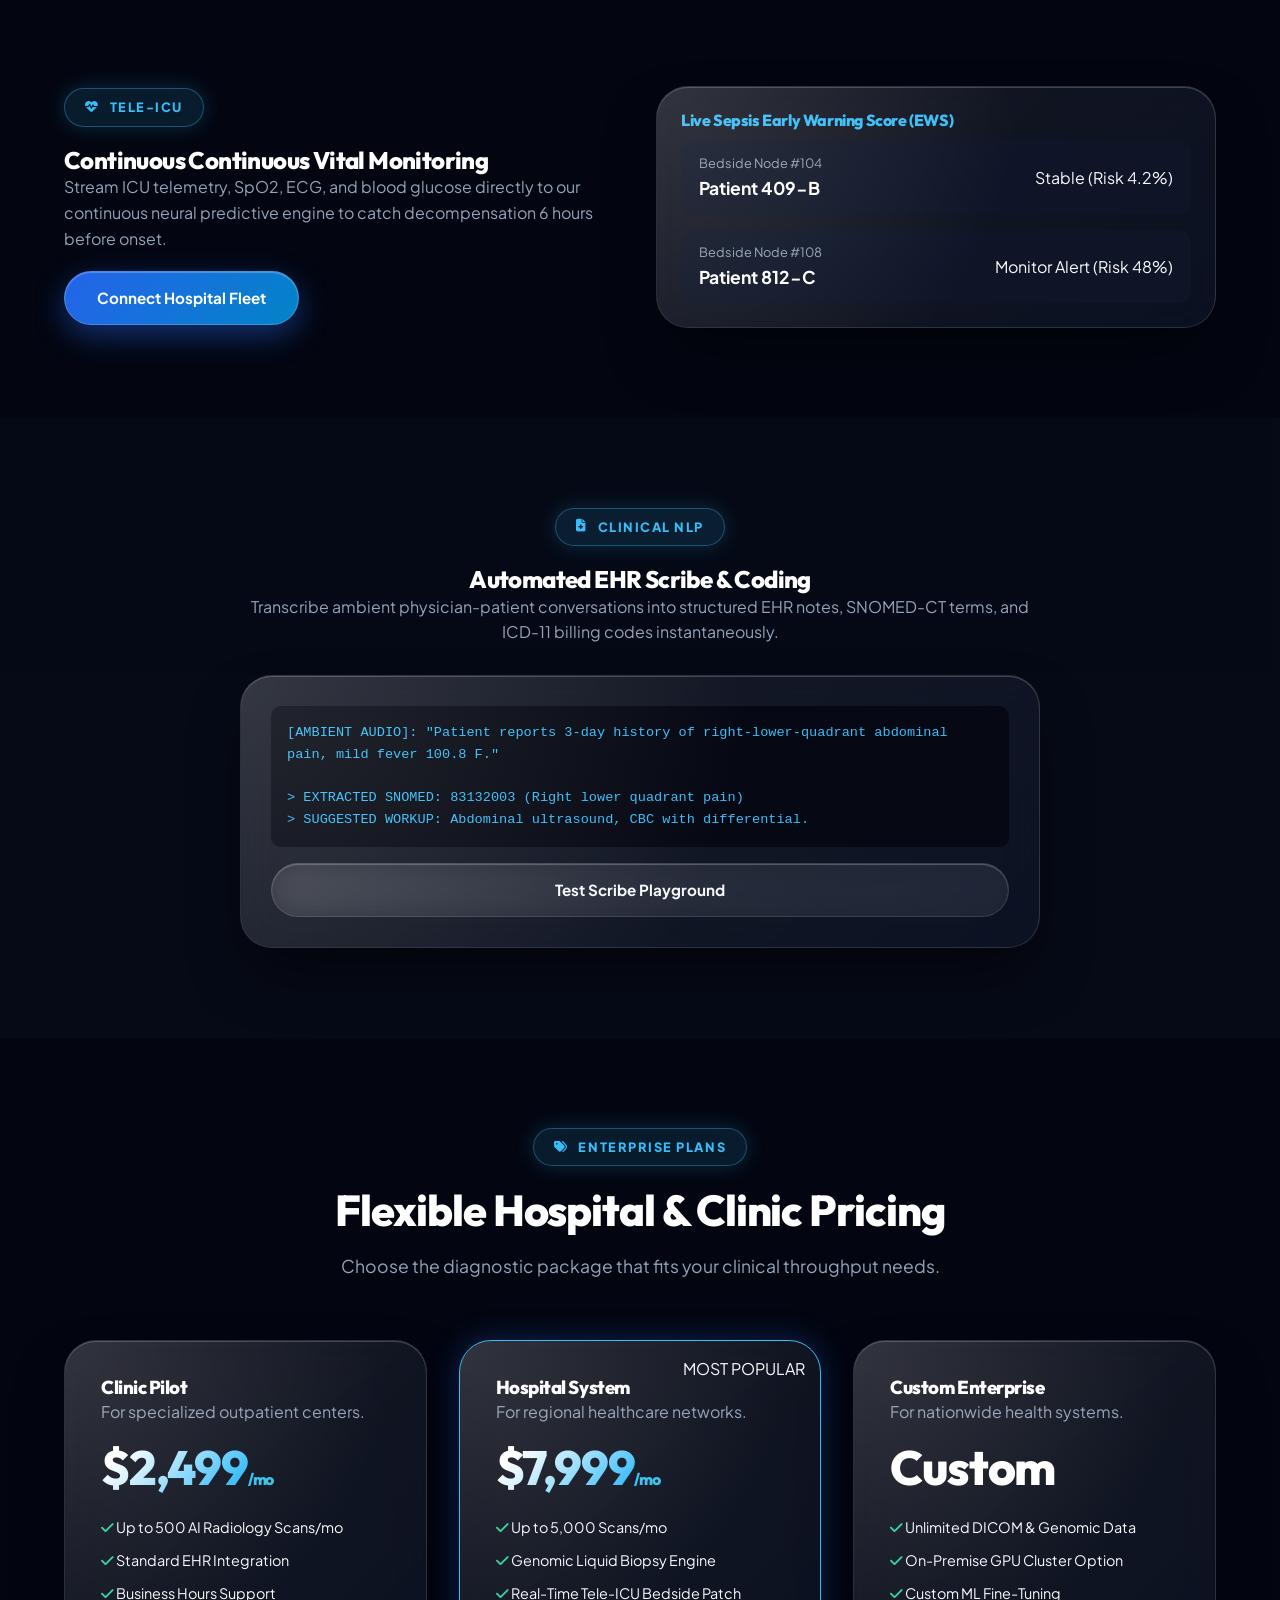
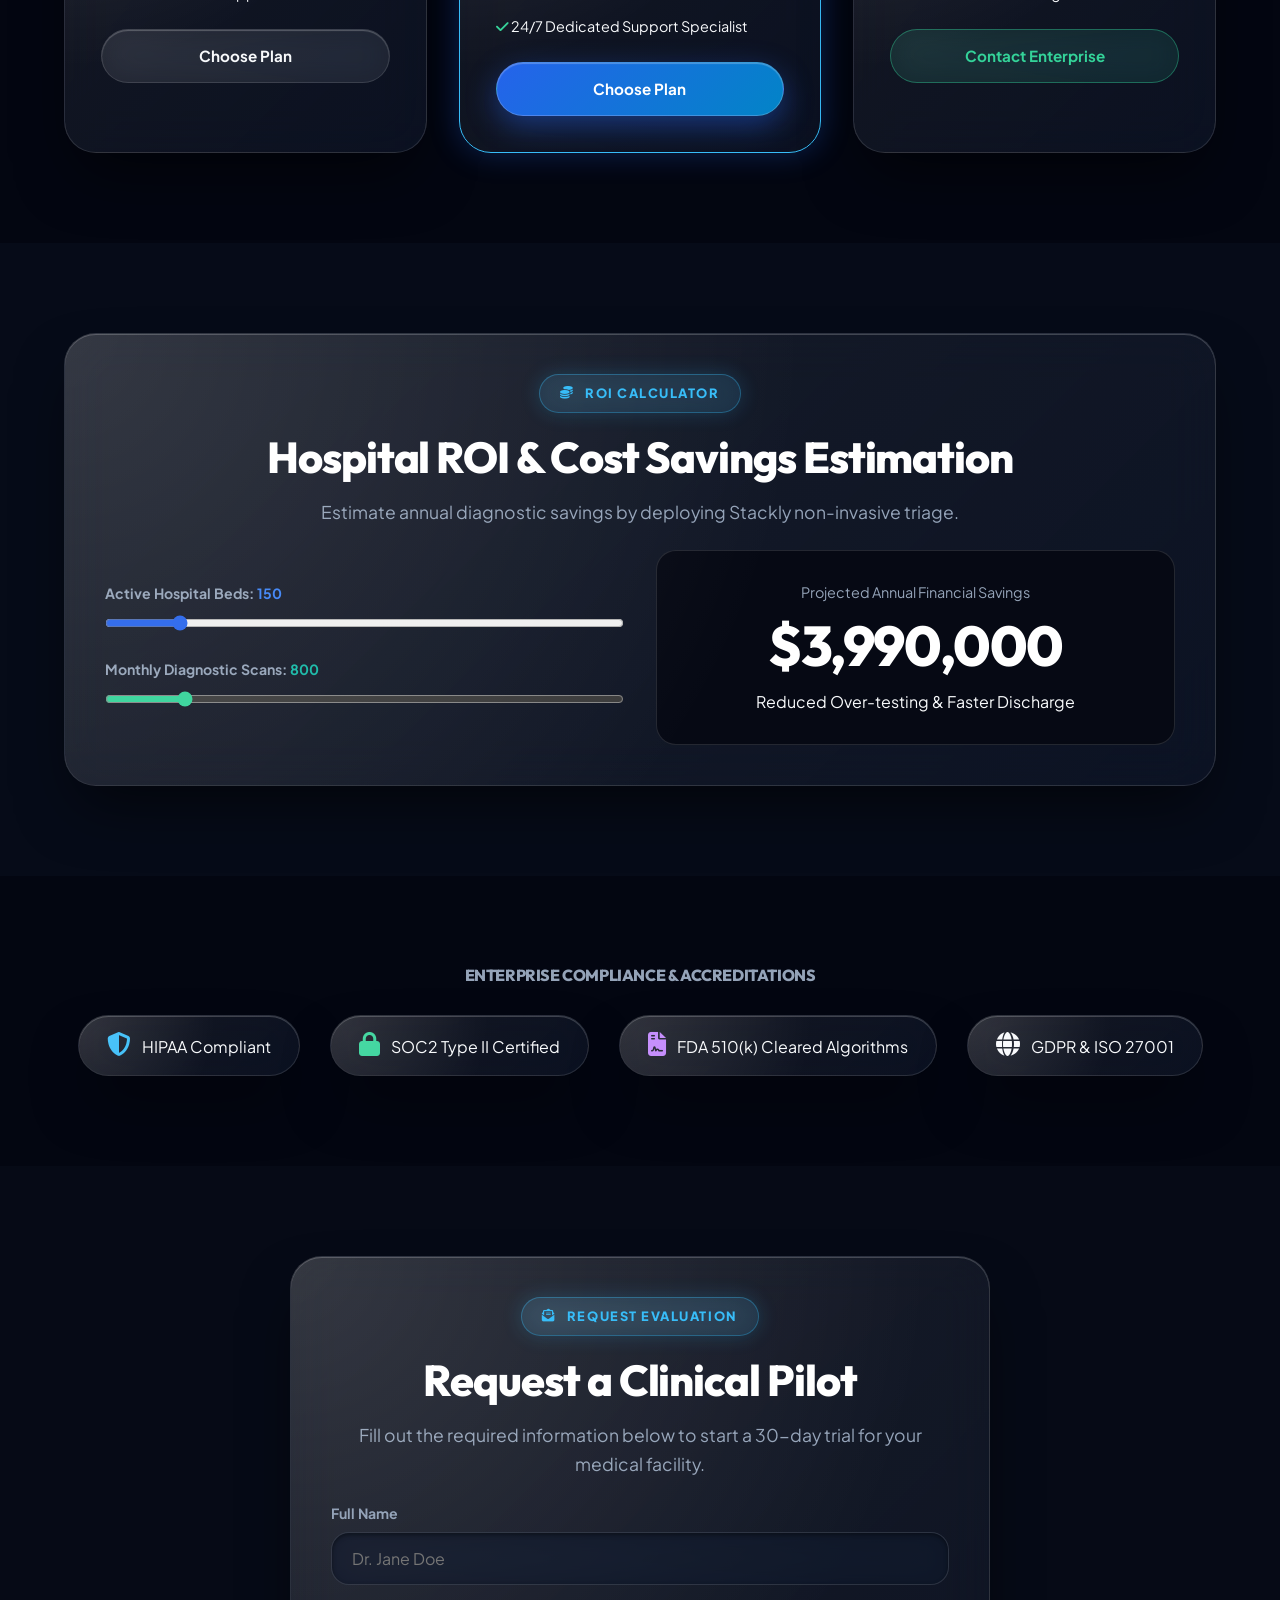
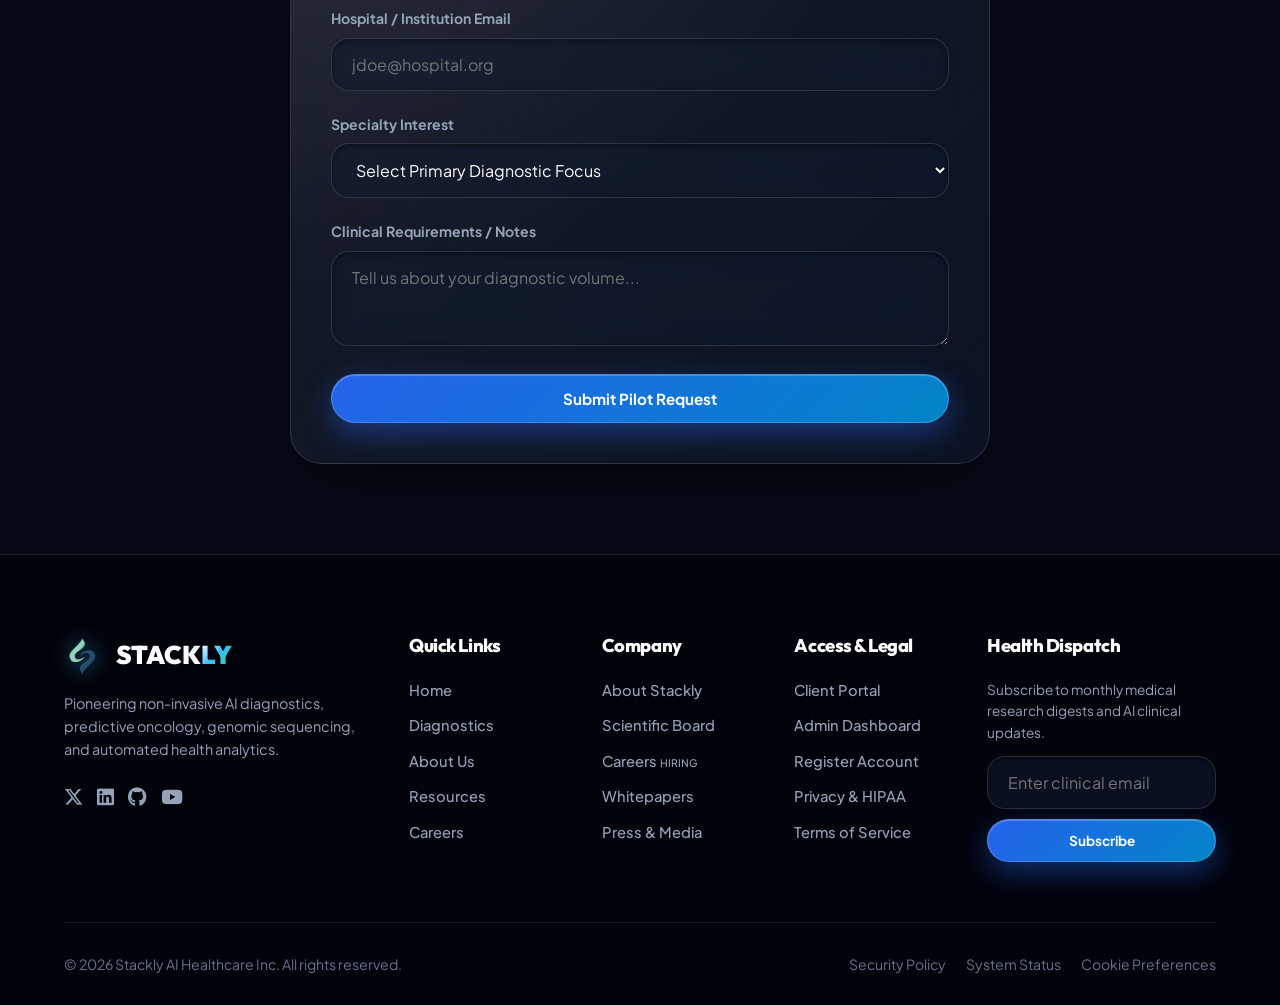
<file: diagnostics.html>
<!DOCTYPE html>
<html lang="en">
<head>
  <meta charset="UTF-8">
  <meta name="viewport" content="width=device-width, initial-scale=1.0">
  <title>Stackly</title>
  <meta name="description" content="Explore Stackly's suite of AI diagnostics including AI Radiology, Genomic Sequencing, Tele-ICU monitoring, and pathology screening.">
  
  <link rel="preconnect" href="https://fonts.googleapis.com">
  <link rel="preconnect" href="https://fonts.gstatic.com" crossorigin>
  <link href="https://fonts.googleapis.com/css2?family=Outfit:wght@400;500;600;700;800&family=Plus+Jakarta+Sans:wght@300;400;500;600;700;800&display=swap" rel="stylesheet">
  <link rel="stylesheet" href="https://cdnjs.cloudflare.com/ajax/libs/font-awesome/6.5.1/css/all.min.css">
  <link rel="stylesheet" href="https://unpkg.com/aos@next/dist/aos.css" />
  
  <link rel="stylesheet" href="assets/css/style.css">
  <link rel="stylesheet" href="assets/css/preloader.css">
</head>
<body>

  <!-- SECTION 1: PRELOADER -->
  <div id="preloader">
    <div class="loader-glow">
      <div class="loader-circle"></div>
      <div class="loader-brand">S</div>
    </div>
    <div class="loader-text">Loading AI Diagnostic Engine...</div>
    <div class="loader-bar">
      <div class="loader-progress"></div>
    </div>
  </div>

  <!-- DYNAMIC MOVING BACKGROUND IMAGE LAYER & ATMOSPHERIC GLOW ORBS -->
  <div class="bg-moving-image-layer"></div>
  <div class="bg-ambient-glow">
    <div class="glow-orb glow-orb-1"></div>
    <div class="glow-orb glow-orb-2"></div>
    <div class="glow-orb glow-orb-3"></div>
  </div>

  <!-- SECTION 2: COMMON HEADER NAVBAR -->
  <div id="common-header"></div>

  <!-- SECTION 3: DIAGNOSTICS HERO BANNER -->
  <section class="section" style="padding-top: 140px; padding-bottom: 60px;">
    <div class="container text-center" style="text-align: center; max-width: 800px;">
      <div class="section-badge"><i class="fa-solid fa-stethoscope"></i> MEDICAL DIAGNOSTICS</div>
      <h1 style="font-size: 3.2rem; margin-bottom: 20px;">
        AI-Powered Precision <span class="gradient-text">Diagnostics</span>
      </h1>
      <p style="color: var(--text-muted); font-size: 1.1rem; margin-bottom: 30px;">
        From sub-millimeter radiology tumor detection to whole-genome variant matching, explore our FDA-aligned clinical diagnostic models.
      </p>
      <div style="display: flex; gap: 12px; justify-content: center; flex-wrap: wrap;">
        <span class="badge badge-info" style="font-size: 0.85rem; padding: 8px 16px;">99.4% Multi-Modal Accuracy</span>
        <span class="badge badge-success" style="font-size: 0.85rem; padding: 8px 16px;">HIPAA & SOC2 Certified</span>
        <span class="badge badge-warning" style="font-size: 0.85rem; padding: 8px 16px;">HL7 / FHIR Native</span>
      </div>
    </div>
  </section>

 

  <!-- SECTION 5: AI RADIOLOGY CT SCAN DIAGNOSTIC -->
  <section class="section">
    <div class="container grid-2" style="align-items: center;">
      <div data-aos="fade-right">
        <div class="section-badge"><i class="fa-solid fa-x-ray"></i> RADIOLOGY MODALITY</div>
        <h2>3D Volumetric CT & MRI Segmentation</h2>
        <p style="color: var(--text-muted); margin-bottom: 20px;">
          Our 3D convolutional neural networks (CNNs) analyze thousands of cross-sectional DICOM slices in seconds, auto-bounding lesions and calcifications with sub-millimeter spatial resolution.
        </p>
        <ul style="display: flex; flex-direction: column; gap: 10px; color: var(--text-main); margin-bottom: 24px;">
          <li><i class="fa-solid fa-check-circle" style="color: var(--secondary); margin-right: 8px;"></i> Automated RECIST 1.1 tumor burden measurement</li>
          <li><i class="fa-solid fa-check-circle" style="color: var(--secondary); margin-right: 8px;"></i> Instant brain hemorrhage & stroke penumbra mapping</li>
          <li><i class="fa-solid fa-check-circle" style="color: var(--secondary); margin-right: 8px;"></i> DICOM PACS native integration</li>
        </ul>
        <a href="contact.html" class="btn btn-primary">Request Clinical Pilot</a>
      </div>

      <div class="glass-card" data-aos="fade-left" style="padding: 20px;">
        <svg viewBox="0 0 450 300" fill="none" style="width: 100%; border-radius: 12px;">
          <rect width="450" height="300" fill="#080d1a" rx="12"/>
          <circle cx="225" cy="150" r="110" stroke="#1e293b" stroke-width="8"/>
          <!-- Simulated Brain MRI Contour -->
          <path d="M160 150 Q225 70 290 150 Q225 230 160 150 Z" stroke="#3b82f6" stroke-width="3" fill="rgba(37,99,235,0.1)"/>
          <rect x="230" y="130" width="30" height="30" rx="4" fill="rgba(239,68,68,0.4)" stroke="#ef4444" stroke-width="2"/>
          <text x="270" y="145" fill="#ef4444" font-size="11" font-weight="bold">Lesion: 4.2mm</text>
          <text x="270" y="160" fill="#94a3b8" font-size="10">Malignancy Risk: 94.8%</text>
        </svg>
      </div>
    </div>
  </section>

  <!-- SECTION 6: GENOMIC SEQUENCING & BIOMARKER SPECTRUM -->
  <section class="section" style="background: rgba(11, 17, 32, 0.4);">
    <div class="container grid-2" style="align-items: center;">
      <div class="glass-card" data-aos="fade-right" style="padding: 20px;">
        <svg viewBox="0 0 450 300" fill="none" style="width: 100%; border-radius: 12px;">
          <rect width="450" height="300" fill="#060b17" rx="12"/>
          <!-- DNA Waves -->
          <path d="M50 150 Q150 50 225 150 T400 150" stroke="#14b8a6" stroke-width="4" fill="none"/>
          <path d="M50 150 Q150 250 225 150 T400 150" stroke="#8b5cf6" stroke-width="4" fill="none"/>
          <circle cx="137" cy="100" r="6" fill="#14b8a6"/>
          <circle cx="137" cy="200" r="6" fill="#8b5cf6"/>
          <line x1="137" y1="100" x2="137" y2="200" stroke="#475569" stroke-linecap="round"/>
        </svg>
      </div>

      <div data-aos="fade-left">
        <div class="section-badge"><i class="fa-solid fa-dna"></i> GENOMIC AI</div>
        <h2>Whole-Genome Somatic Variant Analysis</h2>
        <p style="color: var(--text-muted); margin-bottom: 20px;">
          Stackly decodes circulating cell-free DNA (cfDNA) sequences across 20,000 genes, matching mutation signatures to clinical trial therapies in real time.
        </p>
        <ul style="display: flex; flex-direction: column; gap: 10px; color: var(--text-main); margin-bottom: 24px;">
          <li><i class="fa-solid fa-check-circle" style="color: var(--secondary); margin-right: 8px;"></i> Pathogenicity classification for VUS (Variants of Unknown Significance)</li>
          <li><i class="fa-solid fa-check-circle" style="color: var(--secondary); margin-right: 8px;"></i> FDA-approved drug target recommendation mapping</li>
          <li><i class="fa-solid fa-check-circle" style="color: var(--secondary); margin-right: 8px;"></i> Minimal Residual Disease (MRD) monitoring</li>
        </ul>
        <a href="contact.html" class="btn btn-outline-teal">Order Genomic Panel</a>
      </div>
    </div>
  </section>

  <!-- SECTION 7: REAL-TIME TELE-MONITORING & WEARABLE ICU -->
  <section class="section">
    <div class="container grid-2" style="align-items: center;">
      <div data-aos="fade-right">
        <div class="section-badge"><i class="fa-solid fa-heart-pulse"></i> TELE-ICU</div>
        <h2>Continuous Continuous Vital Monitoring</h2>
        <p style="color: var(--text-muted); margin-bottom: 20px;">
          Stream ICU telemetry, SpO2, ECG, and blood glucose directly to our continuous neural predictive engine to catch decompensation 6 hours before onset.
        </p>
        <a href="contact.html" class="btn btn-primary">Connect Hospital Fleet</a>
      </div>

      <div class="glass-card" data-aos="fade-left" style="padding: 24px;">
        <h4 style="margin-bottom: 12px; color: var(--primary-glow);">Live Sepsis Early Warning Score (EWS)</h4>
        <div style="display: flex; align-items: center; justify-content: space-between; margin-bottom: 16px; background: rgba(15,23,42,0.8); padding: 12px 18px; border-radius: 12px;">
          <div>
            <span style="display: block; font-size: 0.8rem; color: var(--text-muted);">Bedside Node #104</span>
            <strong style="font-size: 1.1rem; color: #fff;">Patient 409-B</strong>
          </div>
          <span class="badge badge-success">Stable (Risk 4.2%)</span>
        </div>

        <div style="display: flex; align-items: center; justify-content: space-between; background: rgba(15,23,42,0.8); padding: 12px 18px; border-radius: 12px;">
          <div>
            <span style="display: block; font-size: 0.8rem; color: var(--text-muted);">Bedside Node #108</span>
            <strong style="font-size: 1.1rem; color: #fff;">Patient 812-C</strong>
          </div>
          <span class="badge badge-warning">Monitor Alert (Risk 48%)</span>
        </div>
      </div>
    </div>
  </section>

  <!-- SECTION 8: AUTOMATED EHR NLP ENGINE -->
  <section class="section" style="background: rgba(11, 17, 32, 0.4);">
    <div class="container text-center" style="max-width: 800px; text-align: center;">
      <div class="section-badge"><i class="fa-solid fa-file-medical"></i> CLINICAL NLP</div>
      <h2>Automated EHR Scribe & Coding</h2>
      <p style="color: var(--text-muted); margin-bottom: 30px;">
        Transcribe ambient physician-patient conversations into structured EHR notes, SNOMED-CT terms, and ICD-11 billing codes instantaneously.
      </p>
      <div class="glass-card" style="padding: 30px; text-align: left;">
        <div style="font-family: monospace; font-size: 0.85rem; color: #38bdf8; background: #060913; padding: 16px; border-radius: 10px; margin-bottom: 16px;">
          [AMBIENT AUDIO]: "Patient reports 3-day history of right-lower-quadrant abdominal pain, mild fever 100.8 F."<br><br>
          &gt; EXTRACTED SNOMED: 83132003 (Right lower quadrant pain)<br>
          &gt; SUGGESTED WORKUP: Abdominal ultrasound, CBC with differential.
        </div>
        <a href="404.html" class="btn btn-secondary" style="width: 100%;">Test Scribe Playground</a>
      </div>
    </div>
  </section>

  <!-- SECTION 9: PRICING COMPARISON TABLE -->
  <section class="section">
    <div class="container">
      <div class="section-header" data-aos="fade-up">
        <div class="section-badge"><i class="fa-solid fa-tags"></i> ENTERPRISE PLANS</div>
        <h2>Flexible Hospital & Clinic Pricing</h2>
        <p>Choose the diagnostic package that fits your clinical throughput needs.</p>
      </div>

      <div class="grid-3">
        <div class="glass-card" data-aos="fade-up" data-aos-delay="100">
          <h3>Clinic Pilot</h3>
          <p style="color: var(--text-muted); margin-bottom: 16px;">For specialized outpatient centers.</p>
          <h2 class="gradient-text" style="font-size: 3rem; margin-bottom: 20px;">$2,499<span style="font-size: 1rem; color: var(--text-dim);">/mo</span></h2>
          <ul style="display: flex; flex-direction: column; gap: 10px; font-size: 0.9rem; margin-bottom: 24px;">
            <li><i class="fa-solid fa-check" style="color: var(--secondary);"></i> Up to 500 AI Radiology Scans/mo</li>
            <li><i class="fa-solid fa-check" style="color: var(--secondary);"></i> Standard EHR Integration</li>
            <li><i class="fa-solid fa-check" style="color: var(--secondary);"></i> Business Hours Support</li>
          </ul>
          <a href="404.html" class="btn btn-secondary" style="width: 100%;">Choose Plan</a>
        </div>

        <div class="glass-card" data-aos="fade-up" data-aos-delay="200" style="border-color: var(--primary-glow); box-shadow: 0 0 30px rgba(37,99,235,0.3);">
          <div style="position: absolute; top: 15px; right: 15px;" class="badge badge-info">MOST POPULAR</div>
          <h3>Hospital System</h3>
          <p style="color: var(--text-muted); margin-bottom: 16px;">For regional healthcare networks.</p>
          <h2 class="gradient-text" style="font-size: 3rem; margin-bottom: 20px;">$7,999<span style="font-size: 1rem; color: var(--text-dim);">/mo</span></h2>
          <ul style="display: flex; flex-direction: column; gap: 10px; font-size: 0.9rem; margin-bottom: 24px;">
            <li><i class="fa-solid fa-check" style="color: var(--secondary);"></i> Up to 5,000 Scans/mo</li>
            <li><i class="fa-solid fa-check" style="color: var(--secondary);"></i> Genomic Liquid Biopsy Engine</li>
            <li><i class="fa-solid fa-check" style="color: var(--secondary);"></i> Real-Time Tele-ICU Bedside Patch</li>
            <li><i class="fa-solid fa-check" style="color: var(--secondary);"></i> 24/7 Dedicated Support Specialist</li>
          </ul>
          <a href="404.html" class="btn btn-primary" style="width: 100%;">Choose Plan</a>
        </div>

        <div class="glass-card" data-aos="fade-up" data-aos-delay="300">
          <h3>Custom Enterprise</h3>
          <p style="color: var(--text-muted); margin-bottom: 16px;">For nationwide health systems.</p>
          <h2 class="gradient-text-teal" style="font-size: 3rem; margin-bottom: 20px;">Custom</h2>
          <ul style="display: flex; flex-direction: column; gap: 10px; font-size: 0.9rem; margin-bottom: 24px;">
            <li><i class="fa-solid fa-check" style="color: var(--secondary);"></i> Unlimited DICOM & Genomic Data</li>
            <li><i class="fa-solid fa-check" style="color: var(--secondary);"></i> On-Premise GPU Cluster Option</li>
            <li><i class="fa-solid fa-check" style="color: var(--secondary);"></i> Custom ML Fine-Tuning</li>
          </ul>
          <a href="404.html" class="btn btn-outline-teal" style="width: 100%;">Contact Enterprise</a>
        </div>
      </div>
    </div>
  </section>

  <!-- SECTION 10: HOSPITAL RESOURCE & SAVINGS CALCULATOR -->
  <section class="section" style="background: rgba(11, 17, 32, 0.5);">
    <div class="container">
      <div class="glass-card" style="padding: 40px;" data-aos="fade-up">
        <div class="section-header" style="margin-bottom: 24px;">
          <div class="section-badge"><i class="fa-solid fa-coins"></i> ROI CALCULATOR</div>
          <h2>Hospital ROI & Cost Savings Estimation</h2>
          <p>Estimate annual diagnostic savings by deploying Stackly non-invasive triage.</p>
        </div>

        <div class="grid-2" style="align-items: center;">
          <div style="display: flex; flex-direction: column; gap: 20px;">
            <div>
              <label class="form-label">Active Hospital Beds: <span id="bedsVal" style="color:#3b82f6;">150</span></label>
              <input type="range" id="calcBeds" min="20" max="1000" value="150" style="width:100%; accent-color: var(--primary);" oninput="document.getElementById('bedsVal').textContent = this.value">
            </div>

            <div>
              <label class="form-label">Monthly Diagnostic Scans: <span id="scansVal" style="color:#14b8a6;">800</span></label>
              <input type="range" id="calcScans" min="100" max="5000" value="800" style="width:100%; accent-color: var(--secondary);" oninput="document.getElementById('scansVal').textContent = this.value">
            </div>
          </div>

          <div style="text-align: center; background: rgba(6, 9, 19, 0.9); padding: 30px; border-radius: 20px; border: 1px solid var(--glass-border);">
            <p style="color: var(--text-muted); font-size: 0.9rem;">Projected Annual Financial Savings</p>
            <h2 id="calcSavingsVal" class="gradient-text-teal" style="font-size: 3.5rem; margin: 10px 0;">$3,990,000</h2>
            <span class="badge badge-success">Reduced Over-testing & Faster Discharge</span>
          </div>
        </div>
      </div>
    </div>
  </section>

  <!-- SECTION 11: SECURITY & COMPLIANCE BADGES -->
  <section class="section">
    <div class="container text-center" style="text-align: center;">
      <h4 style="color: var(--text-muted); margin-bottom: 30px;">ENTERPRISE COMPLIANCE & ACCREDITATIONS</h4>
      <div style="display: flex; justify-content: center; gap: 30px; flex-wrap: wrap; align-items: center;">
        <div class="glass-card" style="padding: 16px 28px;"><i class="fa-solid fa-shield-halved" style="color: var(--primary-glow); font-size: 1.5rem; margin-right: 8px;"></i> HIPAA Compliant</div>
        <div class="glass-card" style="padding: 16px 28px;"><i class="fa-solid fa-lock" style="color: var(--secondary); font-size: 1.5rem; margin-right: 8px;"></i> SOC2 Type II Certified</div>
        <div class="glass-card" style="padding: 16px 28px;"><i class="fa-solid fa-file-contract" style="color: var(--accent-purple); font-size: 1.5rem; margin-right: 8px;"></i> FDA 510(k) Cleared Algorithms</div>
        <div class="glass-card" style="padding: 16px 28px;"><i class="fa-solid fa-globe" style="color: var(--accent-cyan); font-size: 1.5rem; margin-right: 8px;"></i> GDPR & ISO 27001</div>
      </div>
    </div>
  </section>

  <!-- SECTION 12: CUSTOM CLINICAL INQUIRY FORM -->
  <section class="section" style="background: rgba(11, 17, 32, 0.4);">
    <div class="container" style="max-width: 700px;" data-aos="fade-up">
      <div class="glass-card" style="padding: 40px;">
        <div class="section-header" style="margin-bottom: 24px;">
          <div class="section-badge"><i class="fa-solid fa-envelope-open-text"></i> REQUEST EVALUATION</div>
          <h2>Request a Clinical Pilot</h2>
          <p>Fill out the required information below to start a 30-day trial for your medical facility.</p>
        </div>

        <form id="diagnosticsForm">
          <div class="form-group">
            <label class="form-label">Full Name</label>
            <input type="text" class="form-control" placeholder="Dr. Jane Doe" required>
            <div class="error-msg">Please enter your full name.</div>
          </div>

          <div class="form-group">
            <label class="form-label">Hospital / Institution Email</label>
            <input type="email" class="form-control" placeholder="jdoe@hospital.org" required>
            <div class="error-msg">Please enter a valid institution email.</div>
          </div>

          <div class="form-group">
            <label class="form-label">Specialty Interest</label>
            <select class="form-control" required>
              <option value="">Select Primary Diagnostic Focus</option>
              <option value="radiology">Radiology & CT Scans</option>
              <option value="genomics">Genomic Liquid Biopsy</option>
              <option value="pathology">Digital Pathology</option>
              <option value="tele-icu">Tele-ICU Monitoring</option>
            </select>
            <div class="error-msg">Please select a specialty interest.</div>
          </div>

          <div class="form-group">
            <label class="form-label">Clinical Requirements / Notes</label>
            <textarea class="form-control" rows="3" placeholder="Tell us about your diagnostic volume..." required></textarea>
            <div class="error-msg">Please provide additional details.</div>
          </div>

          <button type="submit" class="btn btn-primary" style="width: 100%;">Submit Pilot Request</button>
        </form>
      </div>
    </div>
  </section>

  <!-- SECTION 13: COMMON FOOTER -->
  <div id="common-footer"></div>

  <script src="https://unpkg.com/aos@next/dist/aos.js"></script>
  <script src="assets/js/main.js"></script>
  <script src="assets/js/calculator.js"></script>
</body>
</html>
</file>
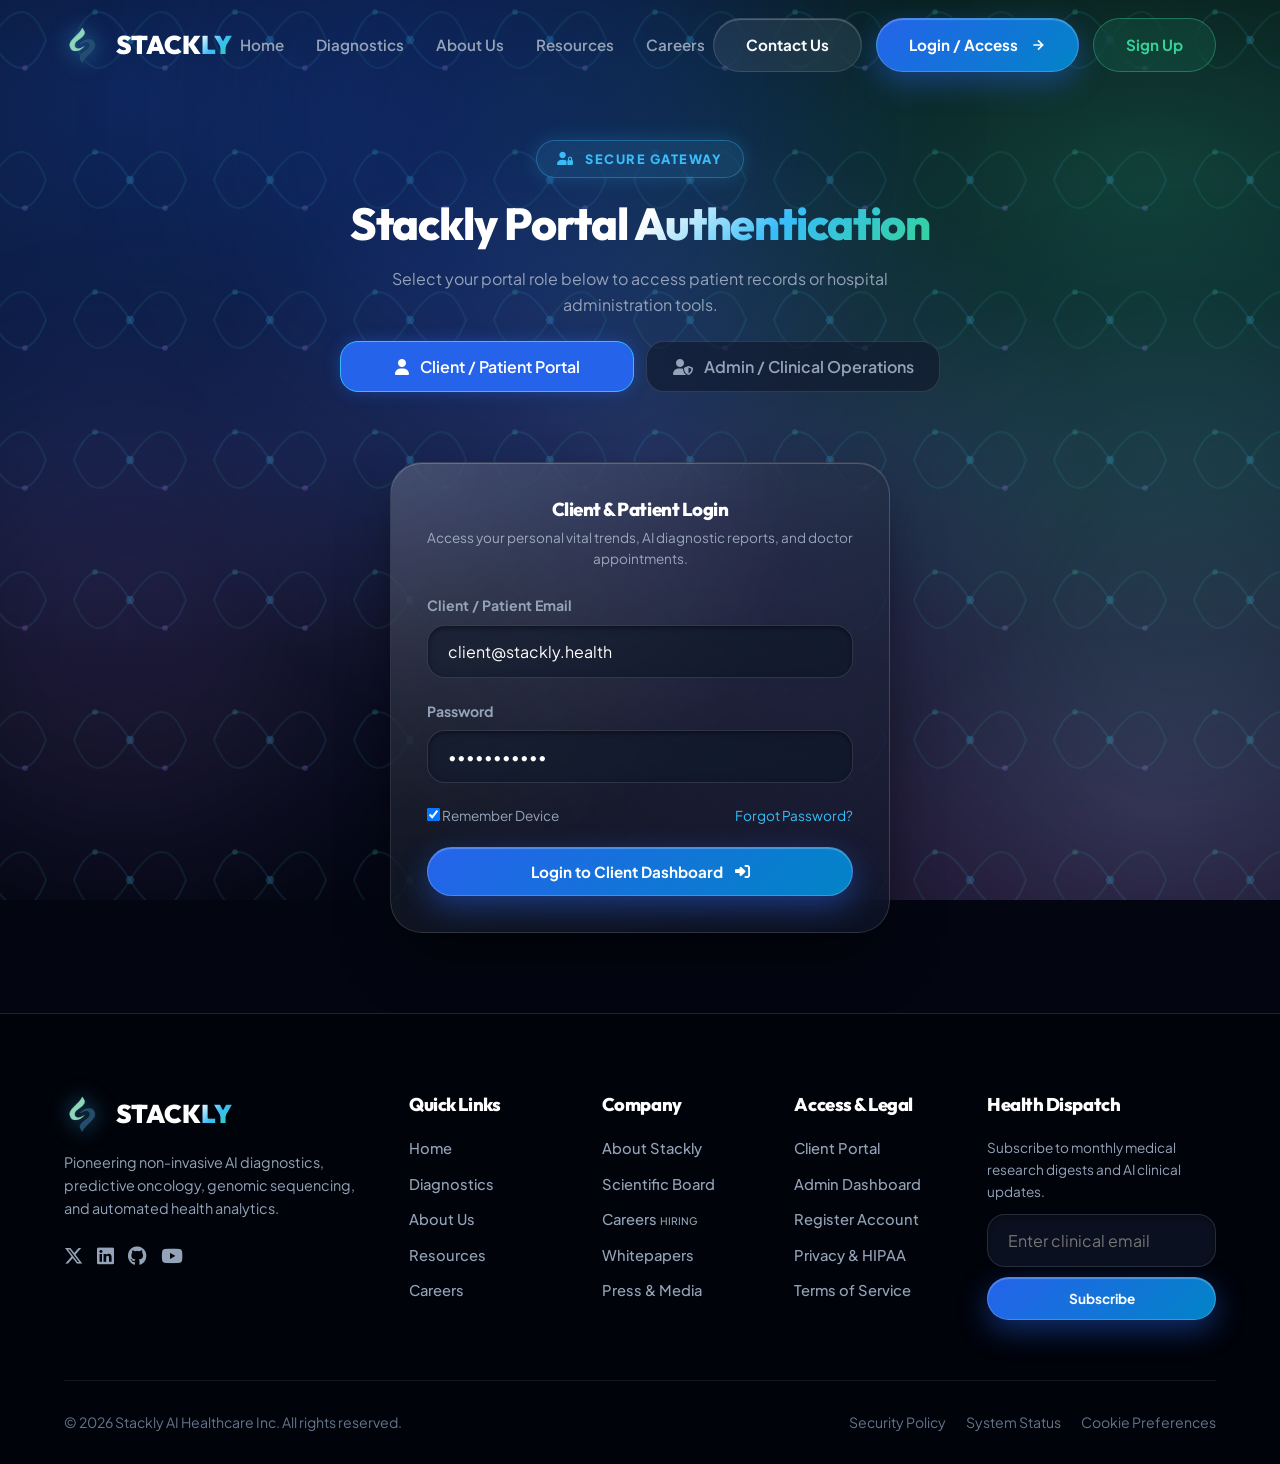
<file: login.html>
<!DOCTYPE html>
<html lang="en">
<head>
  <meta charset="UTF-8">
  <meta name="viewport" content="width=device-width, initial-scale=1.0">
  <title>Stackly</title>
  <meta name="description" content="Secure single sign-on access point for Stackly patient portal and hospital admin dashboard.">
  
  <link rel="preconnect" href="https://fonts.googleapis.com">
  <link rel="preconnect" href="https://fonts.gstatic.com" crossorigin>
  <link href="https://fonts.googleapis.com/css2?family=Outfit:wght@400;500;600;700;800&family=Plus+Jakarta+Sans:wght@300;400;500;600;700;800&display=swap" rel="stylesheet">
  <link rel="stylesheet" href="https://cdnjs.cloudflare.com/ajax/libs/font-awesome/6.5.1/css/all.min.css">
  <link rel="stylesheet" href="https://unpkg.com/aos@next/dist/aos.css" />
  
  <link rel="stylesheet" href="assets/css/style.css">
  <link rel="stylesheet" href="assets/css/preloader.css">
  <style>
    .auth-tab-btn {
      flex: 1;
      padding: 14px;
      border: 1px solid var(--glass-border);
      background: rgba(15,23,42,0.6);
      color: var(--text-muted);
      font-weight: 600;
      cursor: pointer;
      border-radius: var(--radius-md);
      transition: var(--transition-fast);
    }
    .auth-tab-btn.active {
      background: var(--primary);
      color: #fff;
      border-color: var(--primary-glow);
      box-shadow: 0 0 15px rgba(37,99,235,0.4);
    }
    .auth-card-panel {
      display: none;
    }
    .auth-card-panel.active {
      display: block;
    }
  </style>
</head>
<body>

  <!-- SECTION 1: PRELOADER -->
  <div id="preloader">
    <div class="loader-glow">
      <div class="loader-circle"></div>
      <div class="loader-brand">S</div>
    </div>
    <div class="loader-text">Authenticating Security Credentials...</div>
    <div class="loader-bar">
      <div class="loader-progress"></div>
    </div>
  </div>

  <!-- DYNAMIC MOVING BACKGROUND IMAGE LAYER & ATMOSPHERIC GLOW ORBS -->
  <div class="bg-moving-image-layer"></div>
  <div class="bg-ambient-glow">
    <div class="glow-orb glow-orb-1"></div>
    <div class="glow-orb glow-orb-2"></div>
    <div class="glow-orb glow-orb-3"></div>
  </div>

  <!-- SECTION 2: COMMON HEADER NAVBAR -->
  <div id="common-header"></div>

  <!-- SECTION 3: AUTH SELECTION BANNER -->
  <section class="section" style="padding-top: 140px; padding-bottom: 40px;">
    <div class="container text-center" style="text-align: center; max-width: 600px;" data-aos="fade-up">
      <div class="section-badge"><i class="fa-solid fa-user-lock"></i> SECURE GATEWAY</div>
      <h1 style="font-size: 2.8rem; margin-bottom: 16px;">
        Stackly Portal <span class="gradient-text">Authentication</span>
      </h1>
      <p style="color: var(--text-muted); font-size: 1rem; margin-bottom: 24px;">
        Select your portal role below to access patient records or hospital administration tools.
      </p>

      <div style="display: flex; gap: 12px; margin-bottom: 30px;">
        <button class="auth-tab-btn active" id="tabClient" onclick="switchAuthTab('client')">
          <i class="fa-solid fa-user" style="margin-right: 8px;"></i> Client / Patient Portal
        </button>
        <button class="auth-tab-btn" id="tabAdmin" onclick="switchAuthTab('admin')">
          <i class="fa-solid fa-user-shield" style="margin-right: 8px;"></i> Admin / Clinical Operations
        </button>
      </div>
    </div>
  </section>

  <!-- SECTION 4: CLIENT PORTAL LOGIN CARD -->
  <section class="section" style="padding: 0 0 80px 0;">
    <div class="container" style="max-width: 500px;">
      
      <!-- CLIENT LOGIN FORM -->
      <div class="glass-card auth-card-panel active" id="panelClient" data-aos="zoom-in">
        <h3 style="margin-bottom: 6px; text-align: center;">Client & Patient Login</h3>
        <p style="color: var(--text-muted); font-size: 0.85rem; text-align: center; margin-bottom: 24px;">
          Access your personal vital trends, AI diagnostic reports, and doctor appointments.
        </p>

        <form id="clientLoginForm">
          <div class="form-group">
            <label class="form-label">Client / Patient Email</label>
            <input type="email" id="clientEmail" class="form-control" placeholder="patient@health.com" required value="client@stackly.health">
            <div class="error-msg">Valid email required.</div>
          </div>

          <div class="form-group">
            <label class="form-label">Password</label>
            <input type="password" id="clientPass" class="form-control" placeholder="••••••••" required value="password123">
            <div class="error-msg">Password required.</div>
          </div>

          <div style="display: flex; justify-content: space-between; align-items: center; margin-bottom: 20px; font-size: 0.85rem;">
            <label style="color: var(--text-muted);"><input type="checkbox" checked> Remember Device</label>
            <a href="404.html" style="color: var(--primary-glow);">Forgot Password?</a>
          </div>

          <button type="submit" class="btn btn-primary" style="width: 100%;">
            <span>Login to Client Dashboard</span>
            <i class="fa-solid fa-right-to-bracket"></i>
          </button>
        </form>
      </div>

      <!-- SECTION 5: ADMIN PORTAL LOGIN CARD -->
      <div class="glass-card auth-card-panel" id="panelAdmin">
        <h3 style="margin-bottom: 6px; text-align: center; color: var(--secondary);">Admin & Operations Login</h3>
        <p style="color: var(--text-muted); font-size: 0.85rem; text-align: center; margin-bottom: 24px;">
          Manage AI model GPU clusters, patient triage queue, and enterprise PACS nodes.
        </p>

        <form id="adminLoginForm">
          <div class="form-group">
            <label class="form-label">Admin Security ID</label>
            <input type="text" id="adminId" class="form-control" placeholder="ADM-9042" required value="ADMIN-9042">
            <div class="error-msg">Admin ID required.</div>
          </div>

          <div class="form-group">
            <label class="form-label">Master Access Token</label>
            <input type="password" id="adminPass" class="form-control" placeholder="••••••••" required value="admintoken2026">
            <div class="error-msg">Security token required.</div>
          </div>

          <div class="form-group">
            <label class="form-label">2FA One-Time Passcode</label>
            <input type="text" id="admin2fa" class="form-control" placeholder="123456" required value="884920">
            <div class="error-msg">6-digit 2FA code required.</div>
          </div>

          <button type="submit" class="btn btn-outline-teal" style="width: 100%;">
            <span>Login to Admin Console</span>
            <i class="fa-solid fa-shield-halved"></i>
          </button>
        </form>
      </div>

    </div>
  </section>

 
  <!-- SECTION 10: COMMON FOOTER -->
  <div id="common-footer"></div>

  <script src="https://unpkg.com/aos@next/dist/aos.js"></script>
  <script src="assets/js/main.js"></script>
  <script>
    function switchAuthTab(type) {
      const btnClient = document.getElementById('tabClient');
      const btnAdmin = document.getElementById('tabAdmin');
      const panelClient = document.getElementById('panelClient');
      const panelAdmin = document.getElementById('panelAdmin');

      if (type === 'client') {
        btnClient.classList.add('active');
        btnAdmin.classList.remove('active');
        panelClient.classList.add('active');
        panelAdmin.classList.remove('active');
      } else {
        btnAdmin.classList.add('active');
        btnClient.classList.remove('active');
        panelAdmin.classList.add('active');
        panelClient.classList.remove('active');
      }
    }

    // Direct Login Handlers to Dashboards
    document.getElementById('clientLoginForm').addEventListener('submit', (e) => {
      e.preventDefault();
      window.location.href = 'dashboard-client.html';
    });

    document.getElementById('adminLoginForm').addEventListener('submit', (e) => {
      e.preventDefault();
      window.location.href = 'dashboard-admin.html';
    });

    function quickLoginClient() {
      switchAuthTab('client');
      setTimeout(() => { window.location.href = 'dashboard-client.html'; }, 300);
    }

    function quickLoginAdmin() {
      switchAuthTab('admin');
      setTimeout(() => { window.location.href = 'dashboard-admin.html'; }, 300);
    }
  </script>
</body>
</html>
</file>
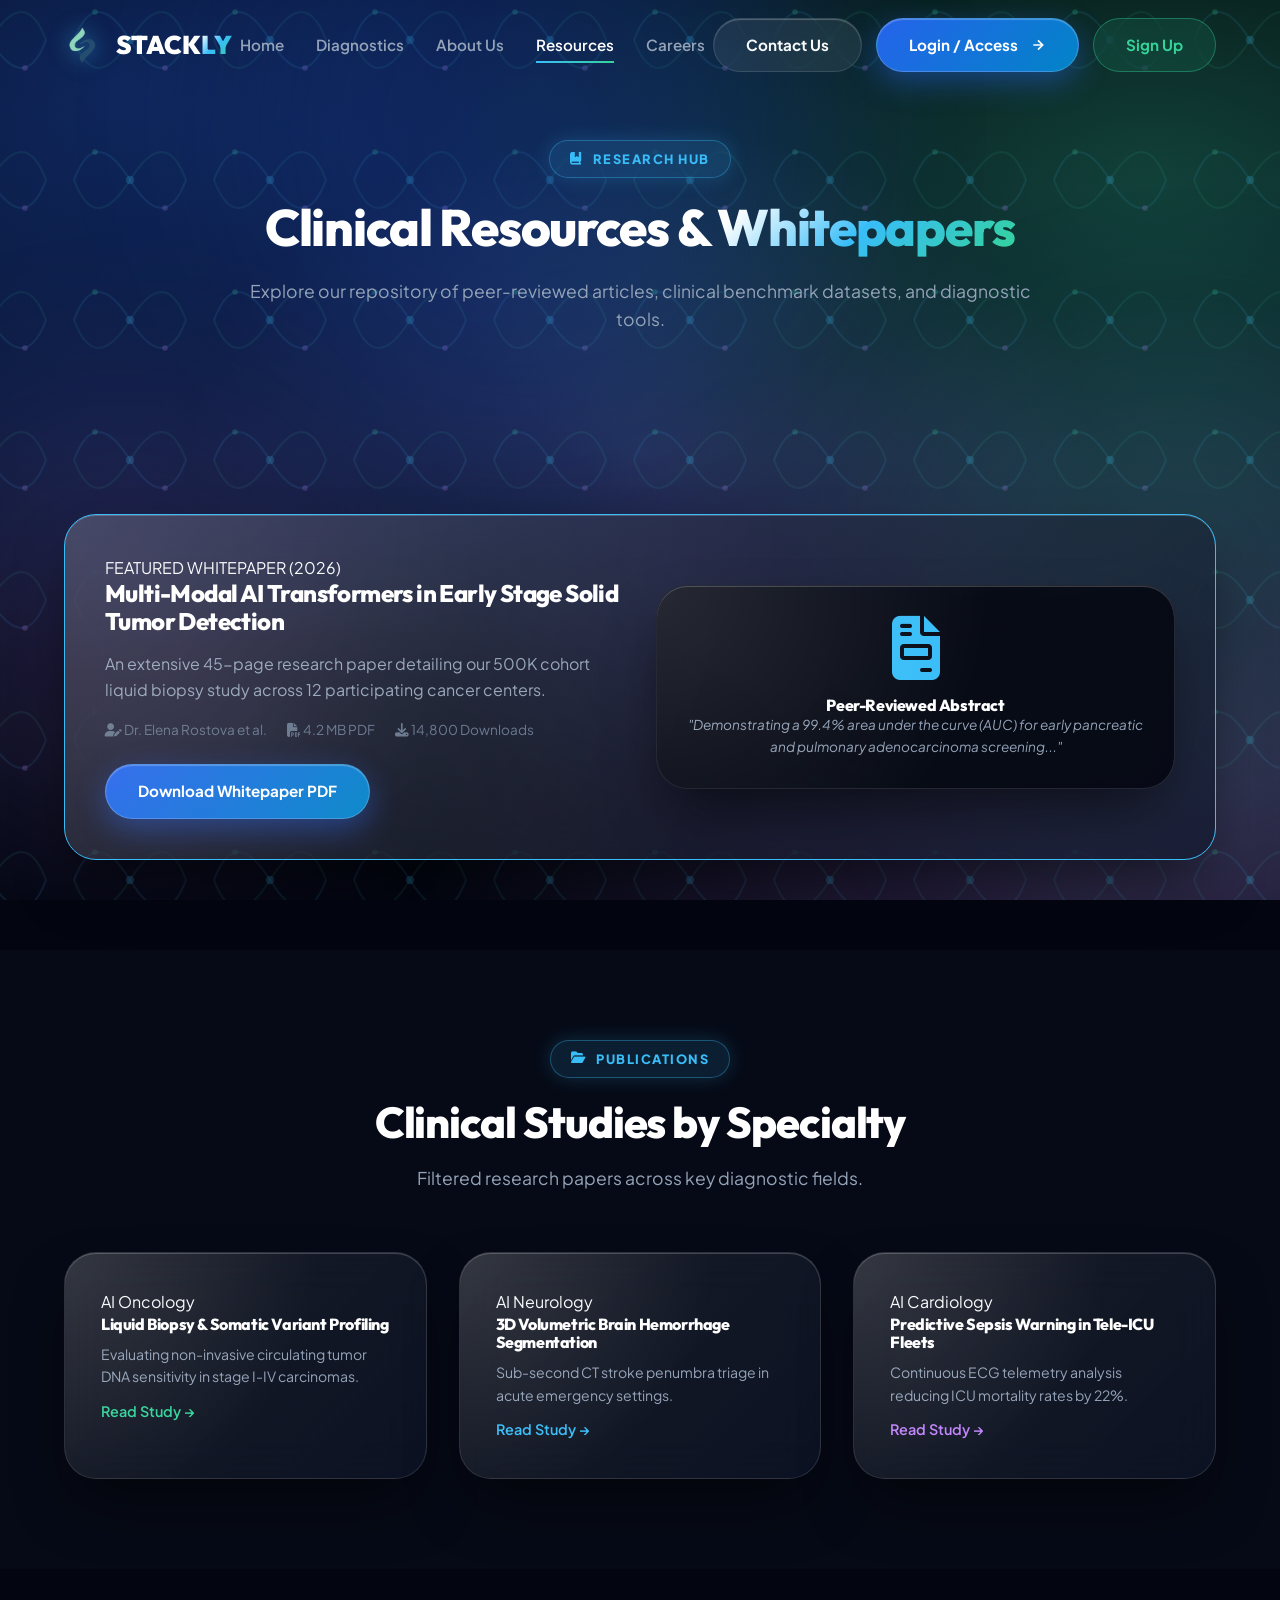
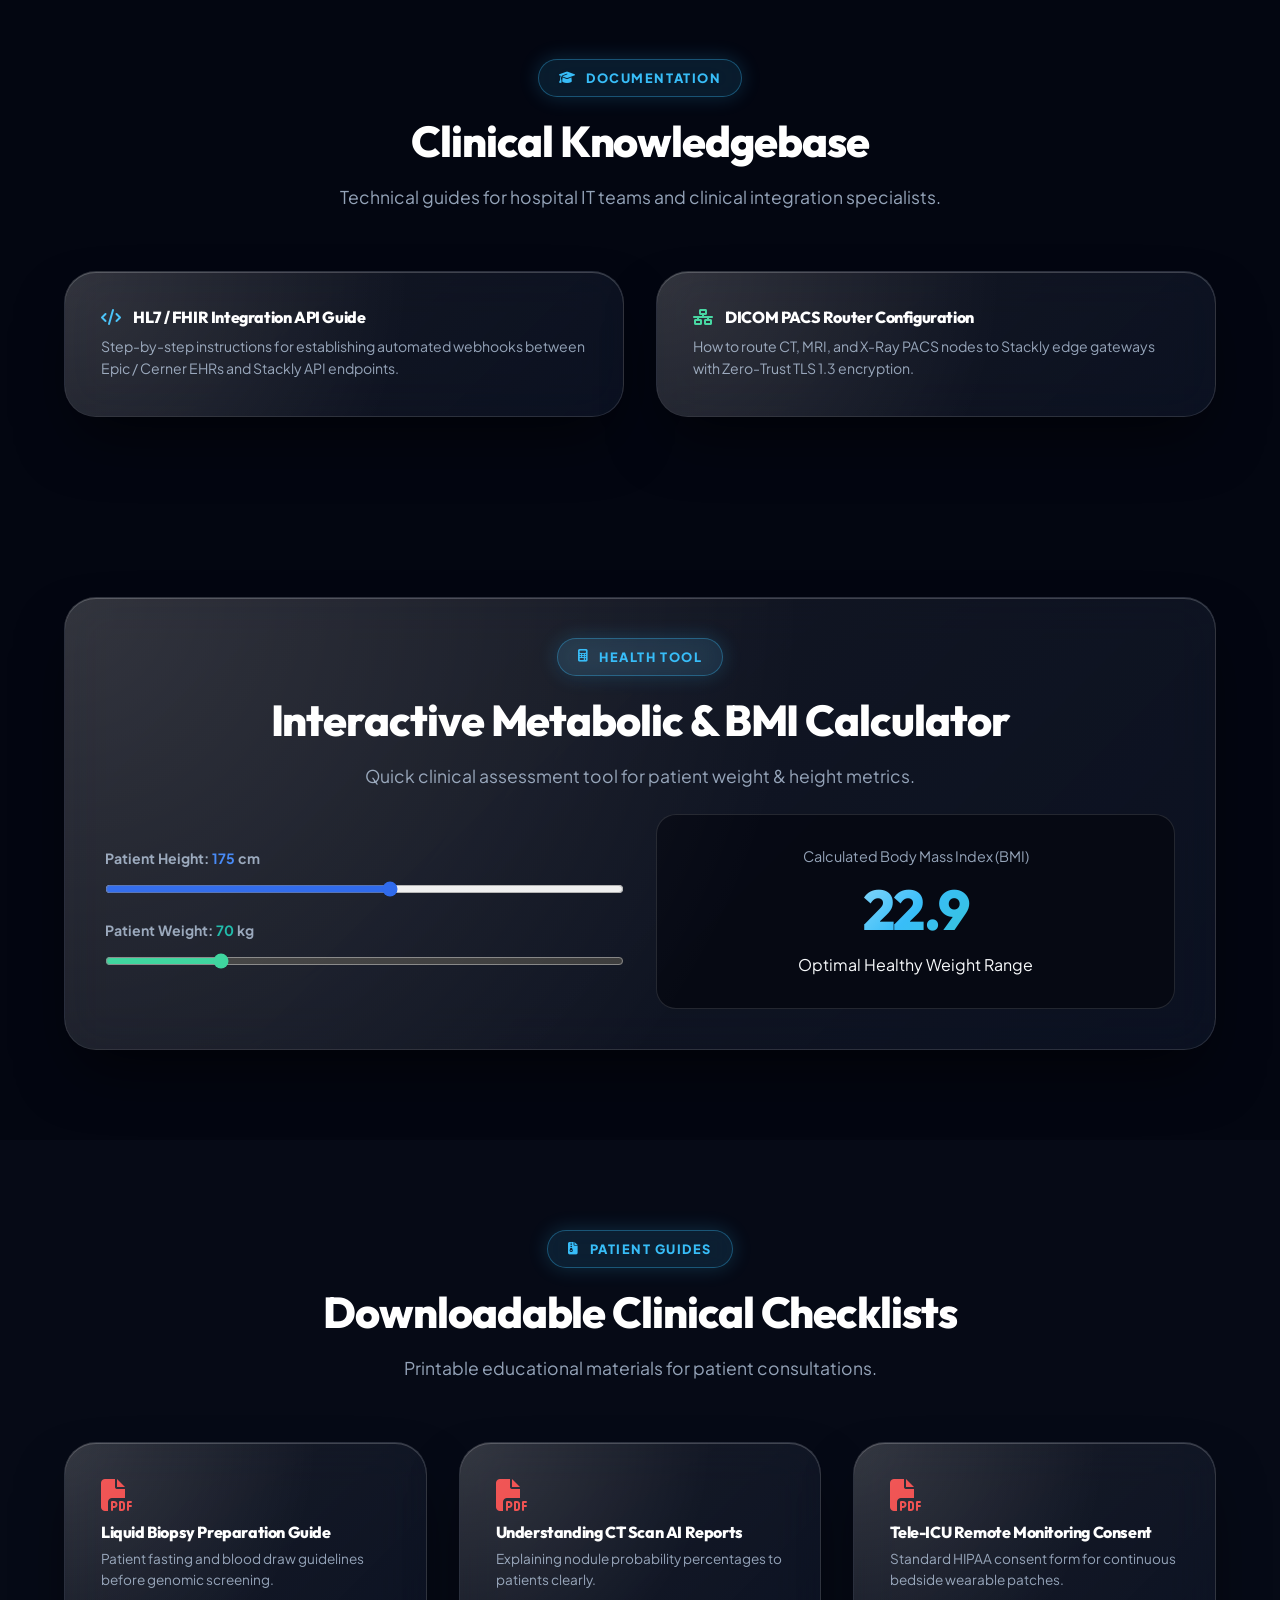
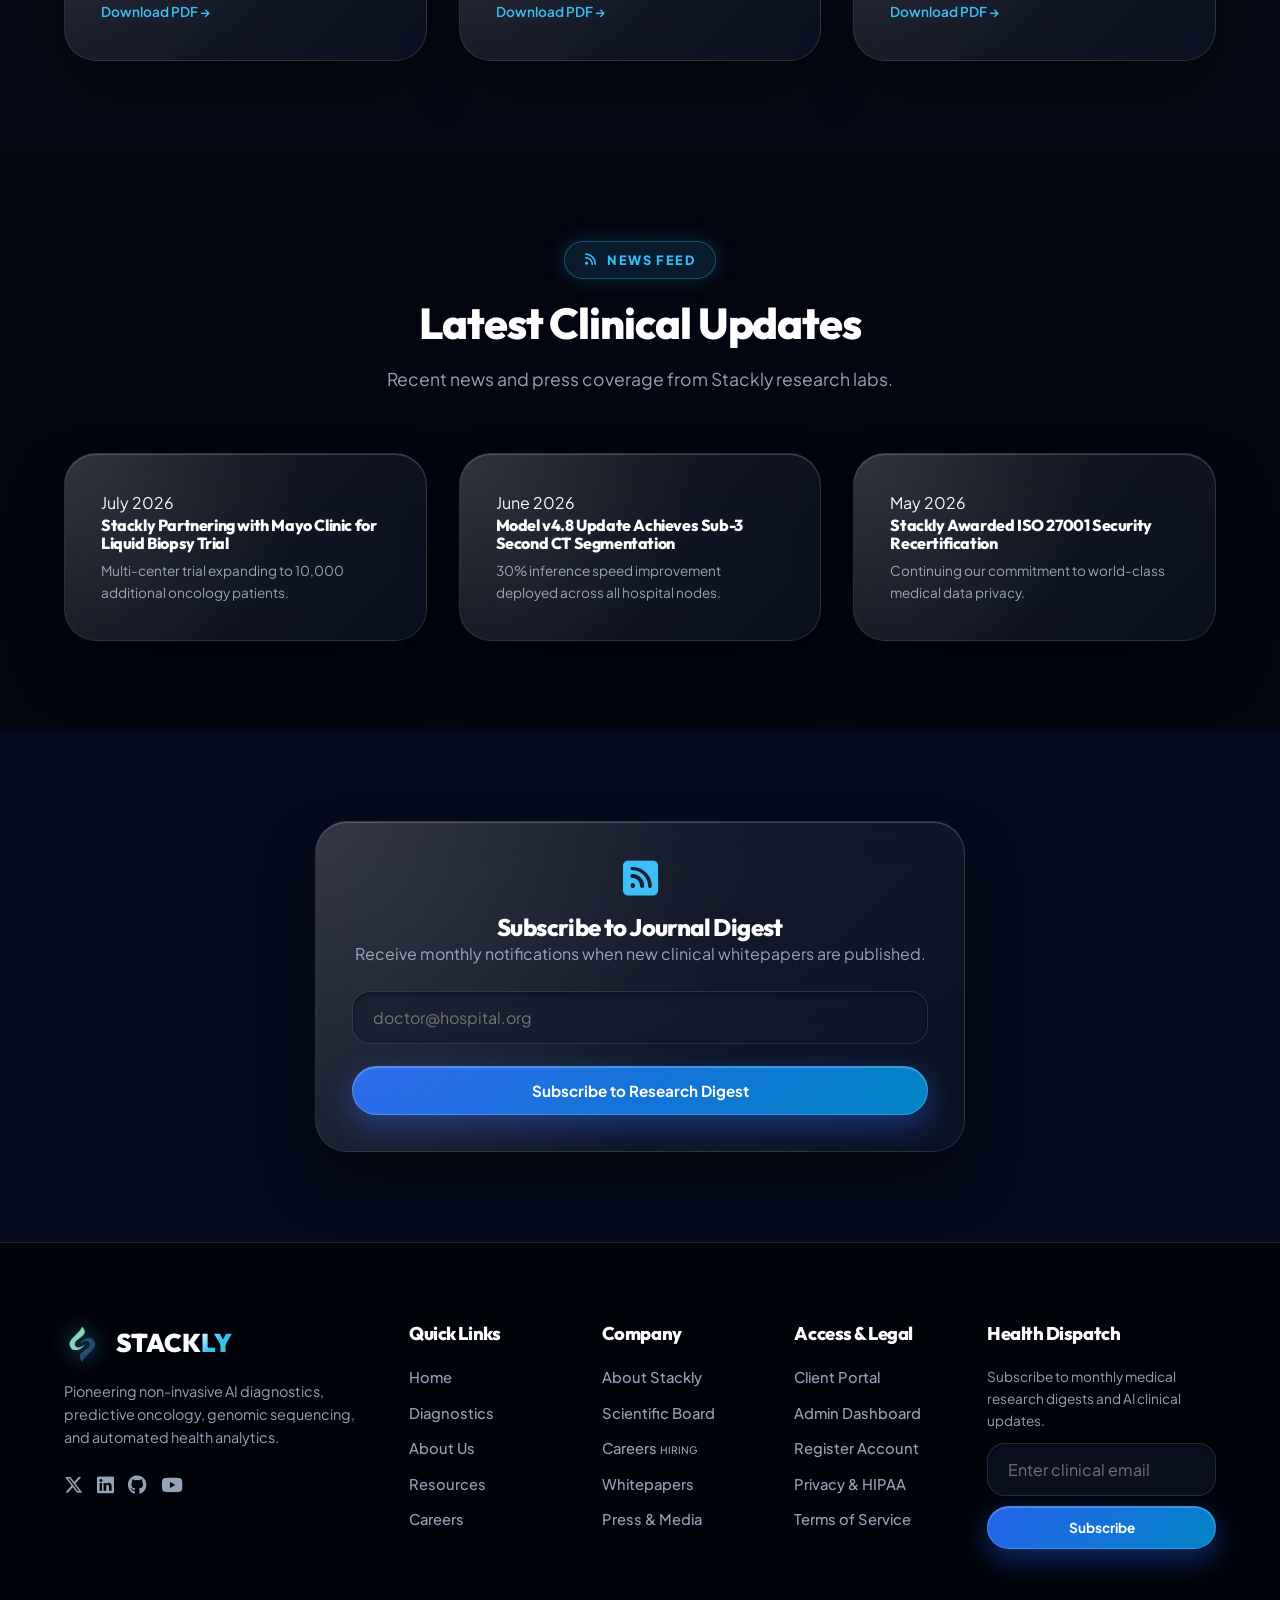
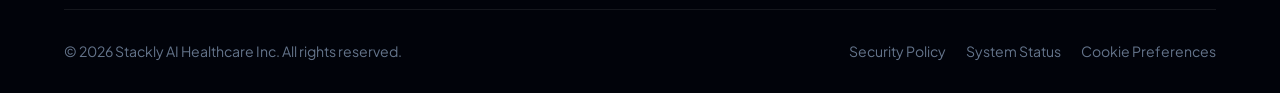
<file: resources.html>
<!DOCTYPE html>
<html lang="en">
<head>
  <meta charset="UTF-8">
  <meta name="viewport" content="width=device-width, initial-scale=1.0">
  <title>Stackly</title>
  <meta name="description" content="Access peer-reviewed clinical research, medical whitepapers, AI documentation, and diagnostic tools.">
  
  <link rel="preconnect" href="https://fonts.googleapis.com">
  <link rel="preconnect" href="https://fonts.gstatic.com" crossorigin>
  <link href="https://fonts.googleapis.com/css2?family=Outfit:wght@400;500;600;700;800&family=Plus+Jakarta+Sans:wght@300;400;500;600;700;800&display=swap" rel="stylesheet">
  <link rel="stylesheet" href="https://cdnjs.cloudflare.com/ajax/libs/font-awesome/6.5.1/css/all.min.css">
  <link rel="stylesheet" href="https://unpkg.com/aos@next/dist/aos.css" />
  
  <link rel="stylesheet" href="assets/css/style.css">
  <link rel="stylesheet" href="assets/css/preloader.css">
</head>
<body>

  <!-- SECTION 1: PRELOADER -->
  <div id="preloader">
    <div class="loader-glow">
      <div class="loader-circle"></div>
      <div class="loader-brand">S</div>
    </div>
    <div class="loader-text">Loading Medical Knowledgebase...</div>
    <div class="loader-bar">
      <div class="loader-progress"></div>
    </div>
  </div>

  <!-- DYNAMIC MOVING BACKGROUND IMAGE LAYER & ATMOSPHERIC GLOW ORBS -->
  <div class="bg-moving-image-layer"></div>
  <div class="bg-ambient-glow">
    <div class="glow-orb glow-orb-1"></div>
    <div class="glow-orb glow-orb-2"></div>
    <div class="glow-orb glow-orb-3"></div>
  </div>

  <!-- SECTION 2: COMMON HEADER NAVBAR -->
  <div id="common-header"></div>

  <!-- SECTION 3: RESOURCES HERO & LIVE SEARCH -->
  <section class="section" style="padding-top: 140px; padding-bottom: 60px;">
    <div class="container text-center" style="text-align: center; max-width: 800px;" data-aos="fade-up">
      <div class="section-badge"><i class="fa-solid fa-book-bookmark"></i> RESEARCH HUB</div>
      <h1 style="font-size: 3.2rem; margin-bottom: 20px;">
        Clinical Resources & <span class="gradient-text">Whitepapers</span>
      </h1>
      <p style="color: var(--text-muted); font-size: 1.1rem; margin-bottom: 30px;">
        Explore our repository of peer-reviewed articles, clinical benchmark datasets, and diagnostic tools.
      </p>

      
    </div>
  </section>

  <!-- SECTION 4: FEATURED WHITEPAPER SPOTLIGHT -->
  <section class="section">
    <div class="container">
      <div class="glass-card" style="padding: 40px; border-color: var(--primary-glow);" data-aos="fade-up">
        <div class="grid-2" style="align-items: center;">
          <div>
            <span class="badge badge-info" style="margin-bottom: 12px;">FEATURED WHITEPAPER (2026)</span>
            <h2>Multi-Modal AI Transformers in Early Stage Solid Tumor Detection</h2>
            <p style="color: var(--text-muted); margin: 16px 0;">
              An extensive 45-page research paper detailing our 500K cohort liquid biopsy study across 12 participating cancer centers.
            </p>
            <div style="display: flex; gap: 20px; font-size: 0.85rem; color: var(--text-dim); margin-bottom: 24px;">
              <span><i class="fa-solid fa-user-pen"></i> Dr. Elena Rostova et al.</span>
              <span><i class="fa-solid fa-file-pdf"></i> 4.2 MB PDF</span>
              <span><i class="fa-solid fa-download"></i> 14,800 Downloads</span>
            </div>
            <a href="404.html" class="btn btn-primary">Download Whitepaper PDF</a>
          </div>

          <div style="text-align: center;">
            <div class="glass-card" style="padding: 30px; background: rgba(6, 9, 19, 0.9);">
              <i class="fa-solid fa-file-invoice" style="font-size: 4rem; color: var(--primary-glow); margin-bottom: 16px;"></i>
              <h4>Peer-Reviewed Abstract</h4>
              <p style="font-size: 0.85rem; color: var(--text-muted); font-style: italic;">
                "Demonstrating a 99.4% area under the curve (AUC) for early pancreatic and pulmonary adenocarcinoma screening..."
              </p>
            </div>
          </div>
        </div>
      </div>
    </div>
  </section>

  <!-- SECTION 5: CLINICAL STUDIES LIBRARY GRID -->
  <section class="section" style="background: rgba(11, 17, 32, 0.4);">
    <div class="container">
      <div class="section-header" data-aos="fade-up">
        <div class="section-badge"><i class="fa-solid fa-folder-open"></i> PUBLICATIONS</div>
        <h2>Clinical Studies by Specialty</h2>
        <p>Filtered research papers across key diagnostic fields.</p>
      </div>

      <div class="grid-3">
        <div class="glass-card" data-aos="fade-up" data-aos-delay="100">
          <span class="badge badge-success" style="margin-bottom: 10px;">AI Oncology</span>
          <h4>Liquid Biopsy & Somatic Variant Profiling</h4>
          <p style="color: var(--text-muted); font-size: 0.88rem; margin: 10px 0;">Evaluating non-invasive circulating tumor DNA sensitivity in stage I-IV carcinomas.</p>
          <a href="404.html" style="color: var(--secondary); font-weight: 600; font-size: 0.9rem;">Read Study &rarr;</a>
        </div>

        <div class="glass-card" data-aos="fade-up" data-aos-delay="200">
          <span class="badge badge-info" style="margin-bottom: 10px;">AI Neurology</span>
          <h4>3D Volumetric Brain Hemorrhage Segmentation</h4>
          <p style="color: var(--text-muted); font-size: 0.88rem; margin: 10px 0;">Sub-second CT stroke penumbra triage in acute emergency settings.</p>
          <a href="404.html" style="color: var(--primary-glow); font-weight: 600; font-size: 0.9rem;">Read Study &rarr;</a>
        </div>

        <div class="glass-card" data-aos="fade-up" data-aos-delay="300">
          <span class="badge badge-warning" style="margin-bottom: 10px;">AI Cardiology</span>
          <h4>Predictive Sepsis Warning in Tele-ICU Fleets</h4>
          <p style="color: var(--text-muted); font-size: 0.88rem; margin: 10px 0;">Continuous ECG telemetry analysis reducing ICU mortality rates by 22%.</p>
          <a href="404.html" style="color: var(--accent-purple); font-weight: 600; font-size: 0.9rem;">Read Study &rarr;</a>
        </div>
      </div>
    </div>
  </section>

  <!-- SECTION 6: KNOWLEDGEBASE SEARCH & GUIDES -->
  <section class="section">
    <div class="container">
      <div class="section-header" data-aos="fade-up">
        <div class="section-badge"><i class="fa-solid fa-graduation-cap"></i> DOCUMENTATION</div>
        <h2>Clinical Knowledgebase</h2>
        <p>Technical guides for hospital IT teams and clinical integration specialists.</p>
      </div>

      <div class="grid-2">
        <div class="glass-card">
          <h4><i class="fa-solid fa-code" style="color: var(--primary-glow); margin-right: 10px;"></i> HL7 / FHIR Integration API Guide</h4>
          <p style="color: var(--text-muted); font-size: 0.88rem; margin-top: 8px;">Step-by-step instructions for establishing automated webhooks between Epic / Cerner EHRs and Stackly API endpoints.</p>
        </div>

        <div class="glass-card">
          <h4><i class="fa-solid fa-network-wired" style="color: var(--secondary); margin-right: 10px;"></i> DICOM PACS Router Configuration</h4>
          <p style="color: var(--text-muted); font-size: 0.88rem; margin-top: 8px;">How to route CT, MRI, and X-Ray PACS nodes to Stackly edge gateways with Zero-Trust TLS 1.3 encryption.</p>
        </div>
      </div>
    </div>
  </section>

 

  <!-- SECTION 8: INTERACTIVE BMI & METABOLIC TOOL -->
  <section class="section">
    <div class="container">
      <div class="glass-card" style="padding: 40px;" data-aos="fade-up">
        <div class="section-header" style="margin-bottom: 24px;">
          <div class="section-badge"><i class="fa-solid fa-calculator"></i> HEALTH TOOL</div>
          <h2>Interactive Metabolic & BMI Calculator</h2>
          <p>Quick clinical assessment tool for patient weight & height metrics.</p>
        </div>

        <div class="grid-2" style="align-items: center;">
          <div style="display: flex; flex-direction: column; gap: 16px;">
            <div>
              <label class="form-label">Patient Height: <span id="bmiHtVal" style="color:#3b82f6;">175</span> cm</label>
              <input type="range" min="120" max="220" value="175" style="width:100%; accent-color: var(--primary);" oninput="document.getElementById('bmiHtVal').textContent = this.value">
            </div>

            <div>
              <label class="form-label">Patient Weight: <span id="bmiWtVal" style="color:#14b8a6;">70</span> kg</label>
              <input type="range" min="40" max="180" value="70" style="width:100%; accent-color: var(--secondary);" oninput="document.getElementById('bmiWtVal').textContent = this.value">
            </div>
          </div>

          <div style="text-align: center; background: rgba(6,9,19,0.9); padding: 30px; border-radius: 20px; border: 1px solid var(--glass-border);">
            <p style="color: var(--text-muted); font-size: 0.9rem;">Calculated Body Mass Index (BMI)</p>
            <h2 class="gradient-text" style="font-size: 3.5rem; margin: 10px 0;">22.9</h2>
            <span class="badge badge-success">Optimal Healthy Weight Range</span>
          </div>
        </div>
      </div>
    </div>
  </section>

  <!-- SECTION 9: DOWNLOADABLE PATIENT GUIDES -->
  <section class="section" style="background: rgba(11, 17, 32, 0.4);">
    <div class="container">
      <div class="section-header" data-aos="fade-up">
        <div class="section-badge"><i class="fa-solid fa-file-zipper"></i> PATIENT GUIDES</div>
        <h2>Downloadable Clinical Checklists</h2>
        <p>Printable educational materials for patient consultations.</p>
      </div>

      <div class="grid-3">
        <div class="glass-card">
          <i class="fa-solid fa-file-pdf" style="font-size: 2rem; color: #ef4444; margin-bottom: 12px;"></i>
          <h4>Liquid Biopsy Preparation Guide</h4>
          <p style="color: var(--text-muted); font-size: 0.85rem; margin-top: 6px;">Patient fasting and blood draw guidelines before genomic screening.</p>
          <a href="404.html" style="color: var(--primary-glow); font-size: 0.85rem; font-weight: 600; margin-top: 10px; display: inline-block;">Download PDF &rarr;</a>
        </div>

        <div class="glass-card">
          <i class="fa-solid fa-file-pdf" style="font-size: 2rem; color: #ef4444; margin-bottom: 12px;"></i>
          <h4>Understanding CT Scan AI Reports</h4>
          <p style="color: var(--text-muted); font-size: 0.85rem; margin-top: 6px;">Explaining nodule probability percentages to patients clearly.</p>
          <a href="404.html" style="color: var(--primary-glow); font-size: 0.85rem; font-weight: 600; margin-top: 10px; display: inline-block;">Download PDF &rarr;</a>
        </div>

        <div class="glass-card">
          <i class="fa-solid fa-file-pdf" style="font-size: 2rem; color: #ef4444; margin-bottom: 12px;"></i>
          <h4>Tele-ICU Remote Monitoring Consent</h4>
          <p style="color: var(--text-muted); font-size: 0.85rem; margin-top: 6px;">Standard HIPAA consent form for continuous bedside wearable patches.</p>
          <a href="404.html" style="color: var(--primary-glow); font-size: 0.85rem; font-weight: 600; margin-top: 10px; display: inline-block;">Download PDF &rarr;</a>
        </div>
      </div>
    </div>
  </section>

  <!-- SECTION 10: MEDICAL AI NEWS FEED -->
  <section class="section">
    <div class="container">
      <div class="section-header" data-aos="fade-up">
        <div class="section-badge"><i class="fa-solid fa-rss"></i> NEWS FEED</div>
        <h2>Latest Clinical Updates</h2>
        <p>Recent news and press coverage from Stackly research labs.</p>
      </div>

      <div class="grid-3">
        <div class="glass-card">
          <span class="badge badge-info" style="margin-bottom: 10px;">July 2026</span>
          <h4>Stackly Partnering with Mayo Clinic for Liquid Biopsy Trial</h4>
          <p style="color: var(--text-muted); font-size: 0.85rem; margin-top: 8px;">Multi-center trial expanding to 10,000 additional oncology patients.</p>
        </div>

        <div class="glass-card">
          <span class="badge badge-success" style="margin-bottom: 10px;">June 2026</span>
          <h4>Model v4.8 Update Achieves Sub-3 Second CT Segmentation</h4>
          <p style="color: var(--text-muted); font-size: 0.85rem; margin-top: 8px;">30% inference speed improvement deployed across all hospital nodes.</p>
        </div>

        <div class="glass-card">
          <span class="badge badge-warning" style="margin-bottom: 10px;">May 2026</span>
          <h4>Stackly Awarded ISO 27001 Security Recertification</h4>
          <p style="color: var(--text-muted); font-size: 0.85rem; margin-top: 8px;">Continuing our commitment to world-class medical data privacy.</p>
        </div>
      </div>
    </div>
  </section>

  <!-- SECTION 11: JOURNAL SUBSCRIPTION FORM -->
  <section class="section" style="background: rgba(37, 99, 235, 0.05);">
    <div class="container" style="max-width: 650px;" data-aos="fade-up">
      <div class="glass-card" style="padding: 36px; text-align: center;">
        <i class="fa-solid fa-square-rss" style="font-size: 2.5rem; color: var(--primary-glow); margin-bottom: 16px;"></i>
        <h2>Subscribe to Journal Digest</h2>
        <p style="color: var(--text-muted); margin-bottom: 24px;">Receive monthly notifications when new clinical whitepapers are published.</p>

        <form id="journalSubForm">
          <div class="form-group">
            <input type="email" class="form-control" placeholder="doctor@hospital.org" required>
            <div class="error-msg">Please enter a valid email.</div>
          </div>
          <button type="submit" class="btn btn-primary" style="width: 100%;">Subscribe to Research Digest</button>
        </form>
      </div>
    </div>
  </section>

  <!-- SECTION 12: COMMON FOOTER -->
  <div id="common-footer"></div>

  <script src="https://unpkg.com/aos@next/dist/aos.js"></script>
  <script src="assets/js/main.js"></script>
</body>
</html>
</file>
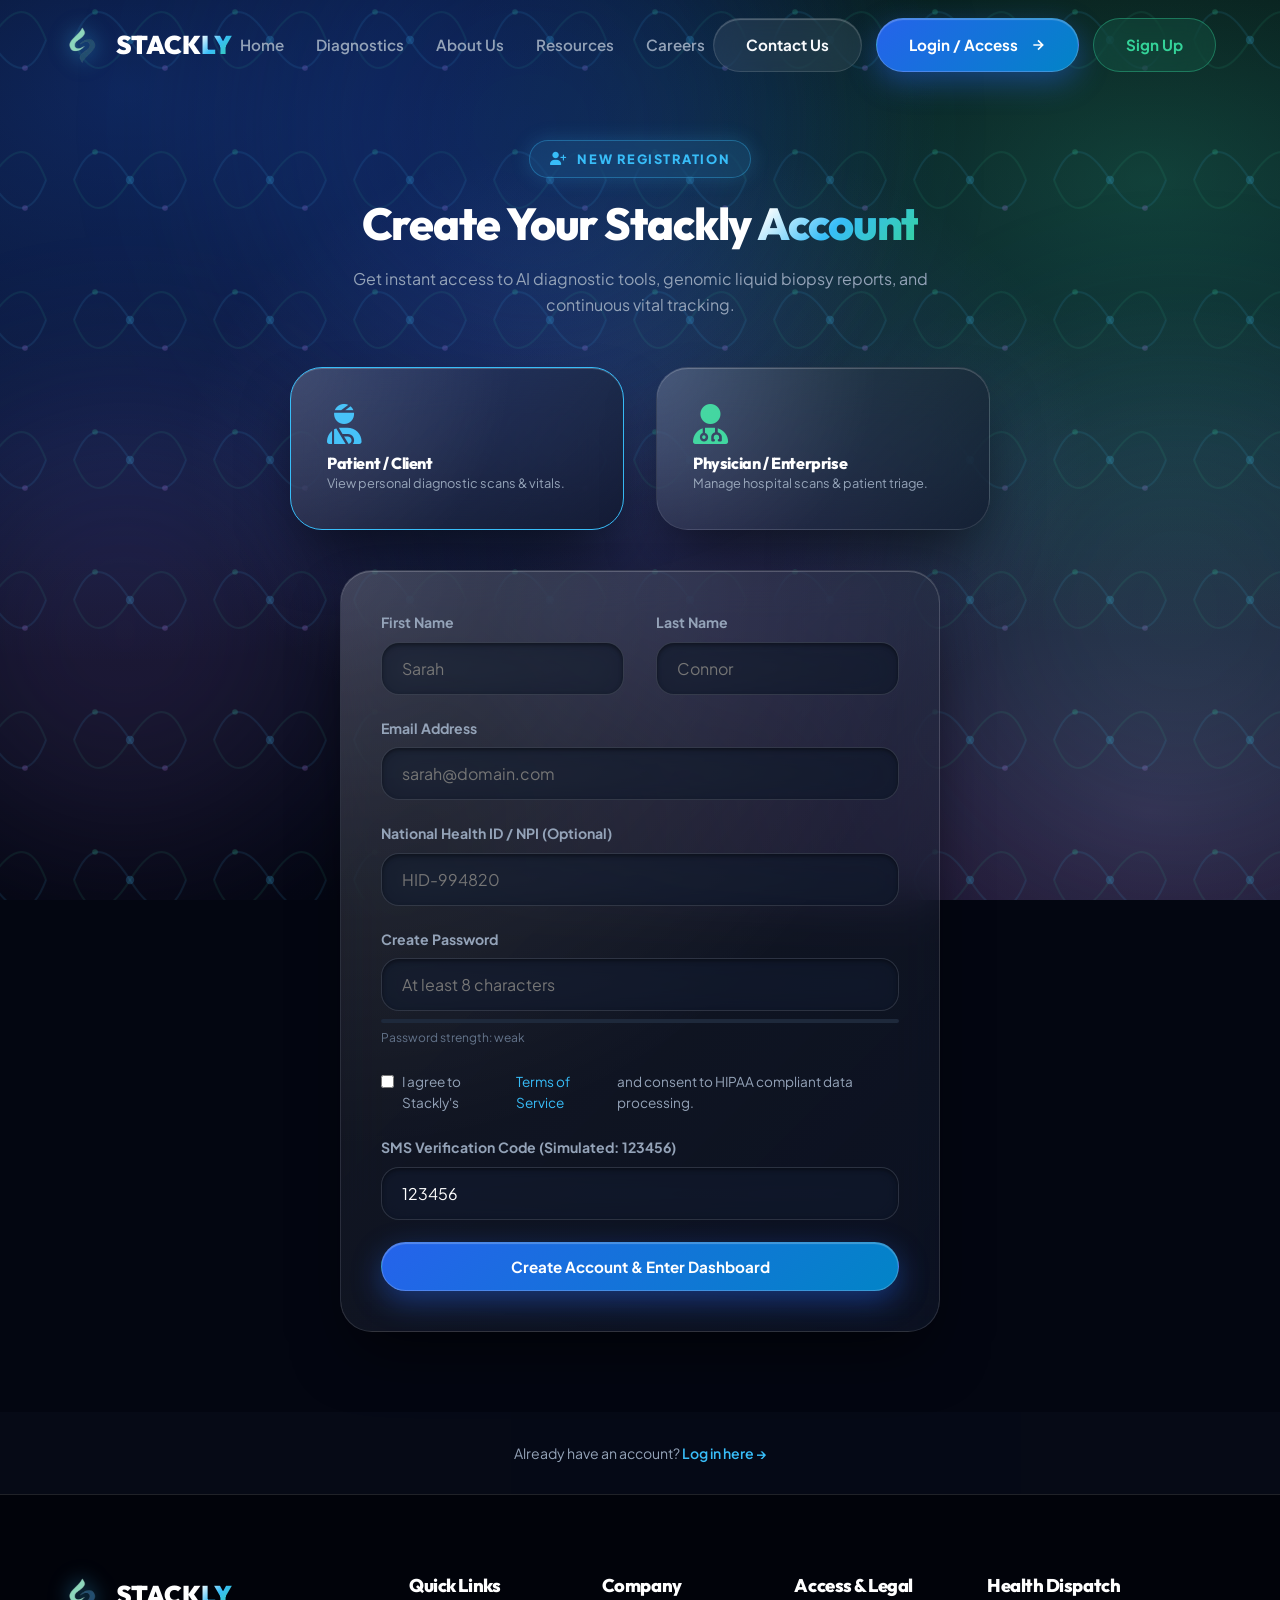
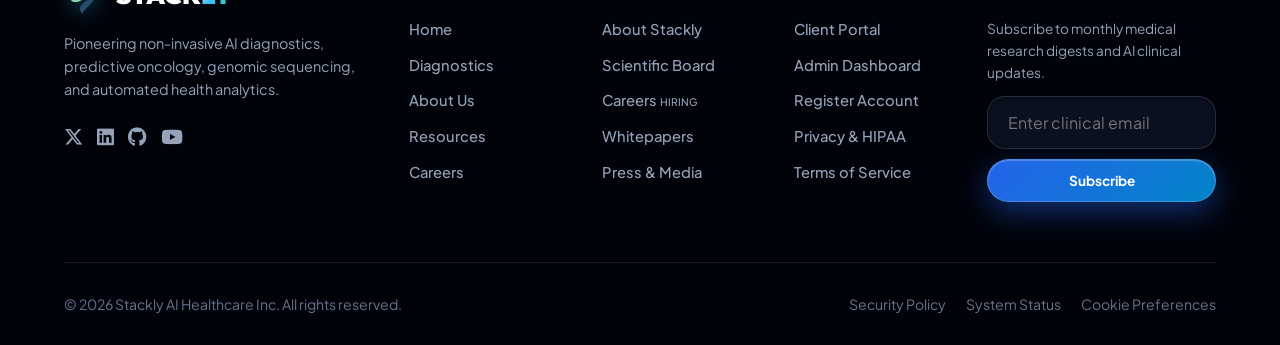
<file: signup.html>
<!DOCTYPE html>
<html lang="en">
<head>
  <meta charset="UTF-8">
  <meta name="viewport" content="width=device-width, initial-scale=1.0">
  <title>Stackly</title>
  <meta name="description" content="Register a patient or clinical healthcare account on Stackly for AI diagnostic access.">
  
  <link rel="preconnect" href="https://fonts.googleapis.com">
  <link rel="preconnect" href="https://fonts.gstatic.com" crossorigin>
  <link href="https://fonts.googleapis.com/css2?family=Outfit:wght@400;500;600;700;800&family=Plus+Jakarta+Sans:wght@300;400;500;600;700;800&display=swap" rel="stylesheet">
  <link rel="stylesheet" href="https://cdnjs.cloudflare.com/ajax/libs/font-awesome/6.5.1/css/all.min.css">
  <link rel="stylesheet" href="https://unpkg.com/aos@next/dist/aos.css" />
  
  <link rel="stylesheet" href="assets/css/style.css">
  <link rel="stylesheet" href="assets/css/preloader.css">
</head>
<body>

  <!-- SECTION 1: PRELOADER -->
  <div id="preloader">
    <div class="loader-glow">
      <div class="loader-circle"></div>
      <div class="loader-brand">S</div>
    </div>
    <div class="loader-text">Setting Up Secure Identity...</div>
    <div class="loader-bar">
      <div class="loader-progress"></div>
    </div>
  </div>

  <!-- DYNAMIC MOVING BACKGROUND IMAGE LAYER & ATMOSPHERIC GLOW ORBS -->
  <div class="bg-moving-image-layer"></div>
  <div class="bg-ambient-glow">
    <div class="glow-orb glow-orb-1"></div>
    <div class="glow-orb glow-orb-2"></div>
    <div class="glow-orb glow-orb-3"></div>
  </div>

  <!-- SECTION 2: COMMON HEADER NAVBAR -->
  <div id="common-header"></div>

  <!-- SECTION 3: SIGNUP HERO BANNER -->
  <section class="section" style="padding-top: 140px; padding-bottom: 40px;">
    <div class="container text-center" style="text-align: center; max-width: 650px;" data-aos="fade-up">
      <div class="section-badge"><i class="fa-solid fa-user-plus"></i> NEW REGISTRATION</div>
      <h1 style="font-size: 2.8rem; margin-bottom: 16px;">
        Create Your Stackly <span class="gradient-text">Account</span>
      </h1>
      <p style="color: var(--text-muted); font-size: 1rem;">
        Get instant access to AI diagnostic tools, genomic liquid biopsy reports, and continuous vital tracking.
      </p>
    </div>
  </section>

  <!-- SECTION 4: ROLE SELECTOR CARDS -->
  <section class="section" style="padding: 10px 0;">
    <div class="container" style="max-width: 700px;">
      <div class="grid-2" style="margin-bottom: 30px;">
        <div class="glass-card text-center" style="cursor: pointer; border-color: var(--primary-glow);" onclick="selectRole('patient')">
          <i class="fa-solid fa-user-injured" style="font-size: 2.5rem; color: var(--primary-glow); margin-bottom: 10px;"></i>
          <h4>Patient / Client</h4>
          <p style="font-size: 0.8rem; color: var(--text-muted);">View personal diagnostic scans & vitals.</p>
        </div>

        <div class="glass-card text-center" style="cursor: pointer;" onclick="selectRole('doctor')">
          <i class="fa-solid fa-user-md" style="font-size: 2.5rem; color: var(--secondary); margin-bottom: 10px;"></i>
          <h4>Physician / Enterprise</h4>
          <p style="font-size: 0.8rem; color: var(--text-muted);">Manage hospital scans & patient triage.</p>
        </div>
      </div>
    </div>
  </section>

  <!-- SECTION 5: MULTI-STEP SIGNUP FORM -->
  <section class="section" style="padding: 0 0 80px 0;">
    <div class="container" style="max-width: 600px;">
      <div class="glass-card" style="padding: 40px;" data-aos="zoom-in">
        <form id="signupMainForm">
          <div class="grid-2">
            <div class="form-group">
              <label class="form-label">First Name</label>
              <input type="text" class="form-control" placeholder="Sarah" required>
              <div class="error-msg">First name is required.</div>
            </div>

            <div class="form-group">
              <label class="form-label">Last Name</label>
              <input type="text" class="form-control" placeholder="Connor" required>
              <div class="error-msg">Last name is required.</div>
            </div>
          </div>

          <div class="form-group">
            <label class="form-label">Email Address</label>
            <input type="email" class="form-control" placeholder="sarah@domain.com" required>
            <div class="error-msg">Valid email address required.</div>
          </div>

          <div class="form-group">
            <label class="form-label">National Health ID / NPI (Optional)</label>
            <input type="text" class="form-control" placeholder="HID-994820">
          </div>

          <!-- SECTION 6: PASSWORD METER -->
          <div class="form-group">
            <label class="form-label">Create Password</label>
            <input type="password" id="signupPass" class="form-control" placeholder="At least 8 characters" required oninput="checkStrength(this.value)">
            <div class="error-msg">Password must be at least 8 characters.</div>
            <div style="height: 4px; width: 100%; background: #1e293b; border-radius: 2px; margin-top: 8px;">
              <div id="strengthBar" style="height: 100%; width: 0%; background: #ef4444; transition: var(--transition-fast);"></div>
            </div>
            <span id="strengthText" style="font-size: 0.75rem; color: var(--text-dim);">Password strength: weak</span>
          </div>

          <!-- SECTION 7: HIPAA CONSENT -->
          <div class="form-group">
            <label style="font-size: 0.85rem; color: var(--text-muted); display: flex; gap: 8px; align-items: flex-start;">
              <input type="checkbox" required style="margin-top: 4px;">
              I agree to Stackly's <a href="404.html" style="color: var(--primary-glow);">Terms of Service</a> and consent to HIPAA compliant data processing.
            </label>
            <div class="error-msg">Consent is required to register.</div>
          </div>

          <!-- SECTION 8: SMS VERIFICATION CODE -->
          <div class="form-group">
            <label class="form-label">SMS Verification Code (Simulated: 123456)</label>
            <input type="text" class="form-control" placeholder="Enter 6-digit code" required value="123456">
            <div class="error-msg">Verification code required.</div>
          </div>

          <button type="submit" class="btn btn-primary" style="width: 100%;">Create Account & Enter Dashboard</button>
        </form>
      </div>
    </div>
  </section>

  <!-- SECTION 9: ONBOARDING HELP CHATBOX -->
  <section class="section" style="background: rgba(11, 17, 32, 0.4); padding: 30px 0;">
    <div class="container text-center" style="text-align: center;">
      <p style="font-size: 0.88rem; color: var(--text-muted);">
        Already have an account? <a href="login.html" style="color: var(--primary-glow); font-weight: 600;">Log in here &rarr;</a>
      </p>
    </div>
  </section>

  <!-- SECTION 10: COMMON FOOTER -->
  <div id="common-footer"></div>

  <script src="https://unpkg.com/aos@next/dist/aos.js"></script>
  <script src="assets/js/main.js"></script>
  <script>
    function selectRole(role) {
      alert('Selected Role: ' + role.toUpperCase());
    }

    function checkStrength(val) {
      const bar = document.getElementById('strengthBar');
      const txt = document.getElementById('strengthText');
      if (val.length > 10) {
        bar.style.width = '100%'; bar.style.background = '#22c55e';
        txt.textContent = 'Password strength: Strong';
      } else if (val.length >= 6) {
        bar.style.width = '60%'; bar.style.background = '#eab308';
        txt.textContent = 'Password strength: Moderate';
      } else {
        bar.style.width = '20%'; bar.style.background = '#ef4444';
        txt.textContent = 'Password strength: Weak';
      }
    }

    document.getElementById('signupMainForm').addEventListener('submit', (e) => {
      e.preventDefault();
      alert('Account Created Successfully!');
      window.location.href = 'login.html';
    });
  </script>
</body>
</html>
</file>
<file: assets/css/style.css>
/* ==========================================================================
   STACKLY - ULTRA-PREMIUM GLASSMORPHISM & NEURAL UI DESIGN SYSTEM
   Frosted Glass Panels, Ambient Lighting, 3D Vector Badges, Responsive 320px+
   ========================================================================== */

@import url('https://fonts.googleapis.com/css2?family=Plus+Jakarta+Sans:ital,wght@0,300;0,400;0,500;0,600;0,700;0,800;1,400&family=Outfit:wght@400;500;600;700;800;900&display=swap');

:root {
  /* Futuristic Electric Color Palette */
  --bg-dark: #030611;
  --bg-surface: rgba(11, 18, 36, 0.75);
  
  /* Advanced Glassmorphism Tokens */
  --glass-bg: linear-gradient(135deg, rgba(255, 255, 255, 0.08) 0%, rgba(15, 23, 42, 0.65) 100%);
  --glass-bg-hover: linear-gradient(135deg, rgba(255, 255, 255, 0.14) 0%, rgba(30, 41, 59, 0.8) 100%);
  --glass-border: rgba(255, 255, 255, 0.12);
  --glass-border-glow: rgba(56, 189, 248, 0.45);
  --glass-blur: blur(24px);
  --glass-inset-glow: inset 0 1px 1px rgba(255, 255, 255, 0.25);
  
  --primary: #2563eb;
  --primary-glow: #38bdf8;
  --secondary: #34d399;
  --accent-indigo: #818cf8;
  --accent-rose: #fb7185;
  --accent-purple: #c084fc;
  
  --text-main: #f8fafc;
  --text-muted: #94a3b8;
  --text-dim: #64748b;
  
  --font-main: 'Plus Jakarta Sans', -apple-system, sans-serif;
  --font-heading: 'Outfit', sans-serif;
  
  --radius-sm: 10px;
  --radius-md: 18px;
  --radius-lg: 32px;
  --radius-pill: 9999px;

  --shadow-glass: 0 30px 60px -15px rgba(0, 0, 0, 0.6), inset 0 1px 0 rgba(255, 255, 255, 0.2);
  --shadow-neon-blue: 0 0 35px rgba(56, 189, 248, 0.35);
  --shadow-neon-teal: 0 0 35px rgba(52, 211, 153, 0.35);
  
  --transition-fast: all 0.25s cubic-bezier(0.4, 0, 0.2, 1);
  --transition-smooth: all 0.4s cubic-bezier(0.16, 1, 0.3, 1);
}

/* Reset & Core Setup */
*, *::before, *::after {
  box-sizing: border-box;
  margin: 0;
  padding: 0;
}

html {
  scroll-behavior: smooth;
  font-size: 16px;
  overflow-x: hidden;
}

body {
  font-family: var(--font-main);
  background-color: var(--bg-dark);
  color: var(--text-main);
  line-height: 1.6;
  min-height: 100vh;
  overflow-x: hidden;
  position: relative;
}

/* Dynamic Moving Background Image & Pattern Layer */
.bg-moving-image-layer {
  position: fixed;
  inset: 0;
  z-index: 0;
  pointer-events: none;
  overflow: hidden;
  background-image: 
    radial-gradient(at 10% 10%, rgba(37, 99, 235, 0.35) 0px, transparent 50%),
    radial-gradient(at 90% 20%, rgba(52, 211, 153, 0.28) 0px, transparent 45%),
    radial-gradient(at 50% 50%, rgba(129, 140, 248, 0.22) 0px, transparent 50%),
    radial-gradient(at 90% 90%, rgba(192, 132, 252, 0.25) 0px, transparent 45%),
    linear-gradient(180deg, #02040b 0%, #080f24 50%, #030611 100%);
}

.bg-moving-image-layer::before {
  content: '';
  position: absolute;
  top: -50%;
  left: -50%;
  width: 200%;
  height: 200%;
  background-image: 
    url('data:image/svg+xml;utf8,<svg width="100" height="100" viewBox="0 0 100 100" xmlns="http://www.w3.org/2000/svg"><path d="M10 50 Q 25 10, 50 50 T 90 50" stroke="rgba(56,189,248,0.12)" stroke-width="1.5" fill="none"/><path d="M10 50 Q 25 90, 50 50 T 90 50" stroke="rgba(52,211,153,0.1)" stroke-width="1.5" fill="none"/><circle cx="50" cy="50" r="3" fill="rgba(56,189,248,0.25)"/><circle cx="25" cy="30" r="2" fill="rgba(52,211,153,0.25)"/><circle cx="75" cy="70" r="2" fill="rgba(192,132,252,0.25)"/></svg>');
  background-repeat: repeat;
  background-size: 140px 140px;
  animation: moveBgImage 28s linear infinite;
  opacity: 0.85;
}

@keyframes moveBgImage {
  0% { transform: translate(0, 0) rotate(0deg) scale(1); }
  50% { transform: translate(-80px, -60px) rotate(180deg) scale(1.05); }
  100% { transform: translate(-160px, -120px) rotate(360deg) scale(1); }
}

/* Atmospheric Glowing Ambient Background Orbs */
.bg-ambient-glow {
  position: fixed;
  inset: 0;
  pointer-events: none;
  overflow: hidden;
  z-index: 0;
}

.glow-orb {
  position: absolute;
  border-radius: 50%;
  filter: blur(100px);
  opacity: 0.5;
  animation: orbFloat 14s infinite alternate ease-in-out;
}

.glow-orb-1 { width: 550px; height: 550px; background: rgba(37, 99, 235, 0.35); top: -150px; left: 20%; }
.glow-orb-2 { width: 500px; height: 500px; background: rgba(52, 211, 153, 0.25); top: 40%; right: -150px; animation-delay: -5s; }
.glow-orb-3 { width: 450px; height: 450px; background: rgba(192, 132, 252, 0.25); bottom: 5%; left: -100px; animation-delay: -9s; }

@keyframes orbFloat {
  0% { transform: translate(0, 0) rotate(0deg) scale(1); }
  50% { transform: translate(40px, 50px) rotate(180deg) scale(1.1); }
  100% { transform: translate(-30px, 30px) rotate(360deg) scale(0.95); }
}

a { color: inherit; text-decoration: none; transition: var(--transition-fast); }
ul { list-style: none; }
img, svg, video { max-width: 100%; height: auto; display: block; }
button, input, select, textarea { font-family: inherit; font-size: inherit; color: inherit; }

/* Typography & Glass Gradients */
h1, h2, h3, h4, h5, h6 {
  font-family: var(--font-heading);
  font-weight: 800;
  line-height: 1.15;
  color: #ffffff;
  letter-spacing: -0.025em;
}

.gradient-text {
  background: linear-gradient(135deg, #ffffff 10%, #38bdf8 50%, #34d399 100%);
  -webkit-background-clip: text;
  -webkit-text-fill-color: transparent;
}

.gradient-text-purple {
  background: linear-gradient(135deg, #ffffff 10%, #c084fc 60%, #818cf8 100%);
  -webkit-background-clip: text;
  -webkit-text-fill-color: transparent;
}

.section-badge {
  display: inline-flex;
  align-items: center;
  gap: 10px;
  padding: 8px 20px;
  background: rgba(56, 189, 248, 0.12);
  border: 1px solid rgba(56, 189, 248, 0.35);
  border-radius: var(--radius-pill);
  font-size: 0.8rem;
  font-weight: 800;
  text-transform: uppercase;
  letter-spacing: 0.12em;
  color: var(--primary-glow);
  margin-bottom: 20px;
  backdrop-filter: blur(16px);
  box-shadow: 0 0 20px rgba(56, 189, 248, 0.2);
}

.section-badge svg {
  width: 18px;
  height: 18px;
}

/* Glassmorphism Section Card Container */
.glass-card {
  background: var(--glass-bg);
  backdrop-filter: var(--glass-blur);
  -webkit-backdrop-filter: var(--glass-blur);
  border: 1px solid var(--glass-border);
  border-radius: var(--radius-lg);
  padding: 36px;
  transition: var(--transition-smooth);
  position: relative;
  overflow: hidden;
  box-shadow: var(--shadow-glass);
}

.glass-card::before {
  content: '';
  position: absolute;
  inset: 0;
  background: radial-gradient(circle at top left, rgba(255, 255, 255, 0.12), transparent 60%);
  pointer-events: none;
}

.glass-card:hover {
  border-color: var(--glass-border-glow);
  box-shadow: var(--shadow-glass), var(--shadow-neon-blue);
  transform: translateY(-5px);
  background: var(--glass-bg-hover);
}

/* Glass Section Container Frame */
.glass-section-box {
  background: rgba(11, 18, 36, 0.55);
  backdrop-filter: blur(28px);
  border: 1px solid rgba(255, 255, 255, 0.08);
  border-radius: var(--radius-lg);
  padding: 50px 30px;
  box-shadow: 0 40px 80px -20px rgba(0,0,0,0.6);
  margin: 30px 0;
}

/* Custom Buttons */
.btn {
  display: inline-flex;
  align-items: center;
  justify-content: center;
  gap: 12px;
  padding: 14px 32px;
  border-radius: var(--radius-pill);
  font-weight: 700;
  font-size: 0.95rem;
  cursor: pointer;
  border: none;
  transition: var(--transition-smooth);
  white-space: nowrap;
}

.btn-primary {
  background: linear-gradient(135deg, #2563eb 0%, #0284c7 100%);
  color: #ffffff;
  box-shadow: 0 10px 30px rgba(37, 99, 235, 0.45), var(--glass-inset-glow);
  border: 1px solid rgba(255, 255, 255, 0.2);
}

.btn-primary:hover {
  transform: translateY(-3px) scale(1.02);
  box-shadow: 0 15px 40px rgba(56, 189, 248, 0.6), var(--glass-inset-glow);
  background: linear-gradient(135deg, #38bdf8 0%, #2563eb 100%);
}

.btn-secondary {
  background: rgba(255, 255, 255, 0.07);
  border: 1px solid var(--glass-border);
  color: var(--text-main);
  backdrop-filter: blur(16px);
  box-shadow: var(--glass-inset-glow);
}

.btn-secondary:hover {
  background: rgba(255, 255, 255, 0.16);
  border-color: rgba(255, 255, 255, 0.35);
  color: #ffffff;
}

.btn-outline-teal {
  background: rgba(52, 211, 153, 0.1);
  border: 1px solid rgba(52, 211, 153, 0.4);
  color: var(--secondary);
  backdrop-filter: blur(16px);
}

.btn-outline-teal:hover {
  background: var(--secondary);
  color: #030611;
  box-shadow: var(--shadow-neon-teal);
}

/* Header & Nav */
.header-nav {
  position: fixed;
  top: 0; left: 0; right: 0;
  z-index: 1000;
  padding: 18px 0;
  transition: var(--transition-smooth);
}

.header-nav.scrolled {
  background: rgba(3, 6, 17, 0.85);
  backdrop-filter: blur(25px);
  border-bottom: 1px solid var(--glass-border);
  padding: 12px 0;
  box-shadow: 0 10px 40px rgba(0, 0, 0, 0.7);
}

.nav-container {
  width: 90%;
  max-width: 1280px;
  margin: 0 auto;
  display: flex;
  align-items: center;
  justify-content: space-between;
}

.brand-logo {
  display: flex;
  align-items: center;
  gap: 14px;
  font-family: var(--font-heading);
  font-size: 1.6rem;
  font-weight: 900;
  color: #ffffff;
}

.brand-logo-img {
  width: 38px;
  height: 38px;
  object-fit: contain;
  border-radius: 8px;
  filter: drop-shadow(0 0 10px rgba(56, 189, 248, 0.6));
}

.brand-logo svg {
  width: 42px;
  height: 42px;
  filter: drop-shadow(0 0 12px rgba(56, 189, 248, 0.8));
}

.nav-menu {
  display: flex;
  align-items: center;
  gap: 32px;
}

.nav-link {
  font-size: 0.95rem;
  font-weight: 600;
  color: var(--text-muted);
  position: relative;
  padding: 6px 0;
}

.nav-link:hover, .nav-link.active {
  color: #ffffff;
}

.nav-link::after {
  content: '';
  position: absolute;
  bottom: 0; left: 0;
  width: 0; height: 2px;
  background: linear-gradient(90deg, var(--primary-glow), var(--secondary));
  transition: var(--transition-fast);
}

.nav-link:hover::after, .nav-link.active::after {
  width: 100%;
}

.nav-actions {
  display: flex;
  align-items: center;
  gap: 14px;
}

.mobile-toggle {
  display: none;
  background: transparent;
  border: none;
  color: #ffffff;
  font-size: 1.6rem;
  cursor: pointer;
}

.mobile-menu {
  position: fixed;
  top: 0; right: -100%;
  width: 320px; height: 100vh;
  background: rgba(3, 6, 17, 0.98);
  backdrop-filter: blur(30px);
  z-index: 1001;
  padding: 40px 30px;
  display: flex;
  flex-direction: column;
  gap: 24px;
  transition: var(--transition-smooth);
  border-left: 1px solid var(--glass-border);
}

.mobile-menu.active { right: 0; }
.mobile-close { align-self: flex-end; background: transparent; border: none; color: #fff; font-size: 1.8rem; cursor: pointer; }

/* Layout Grid */
.section { padding: 90px 0; position: relative; z-index: 1; }
.container { width: 90%; max-width: 1280px; margin: 0 auto; }
.section-header { text-align: center; max-width: 780px; margin: 0 auto 60px auto; }
.section-header h2 { font-size: 2.7rem; margin-bottom: 16px; }
.section-header p { color: var(--text-muted); font-size: 1.1rem; }

.grid-2 { display: grid; grid-template-columns: repeat(2, 1fr); gap: 32px; }
.grid-3 { display: grid; grid-template-columns: repeat(3, 1fr); gap: 32px; }
.grid-4 { display: grid; grid-template-columns: repeat(4, 1fr); gap: 24px; }

/* Forms */
.form-group { margin-bottom: 22px; position: relative; }
.form-label { display: block; font-size: 0.88rem; font-weight: 700; color: var(--text-muted); margin-bottom: 8px; }

.form-control {
  width: 100%;
  padding: 15px 20px;
  background: rgba(15, 23, 42, 0.7);
  border: 1px solid var(--glass-border);
  border-radius: var(--radius-md);
  color: #ffffff;
  outline: none;
  backdrop-filter: blur(16px);
  transition: var(--transition-fast);
  box-shadow: inset 0 2px 4px rgba(0, 0, 0, 0.4);
}

.form-control:focus {
  border-color: var(--primary-glow);
  box-shadow: 0 0 20px rgba(56, 189, 248, 0.35);
  background: rgba(15, 23, 42, 0.95);
}

.form-control.is-invalid {
  border-color: #fb7185 !important;
  box-shadow: 0 0 15px rgba(251, 113, 133, 0.4) !important;
}

.error-msg { color: #fb7185; font-size: 0.8rem; margin-top: 6px; display: none; }
.form-control.is-invalid + .error-msg { display: block; }

/* Footer */
.footer-main {
  background: rgba(2, 4, 11, 0.95);
  backdrop-filter: blur(30px);
  border-top: 1px solid var(--glass-border);
  padding: 80px 0 30px 0;
  position: relative;
  z-index: 10;
}

.footer-grid { display: grid; grid-template-columns: 2fr 1fr 1fr 1fr 1.5fr; gap: 40px; margin-bottom: 60px; }
.footer-col h4 { font-size: 1.15rem; margin-bottom: 22px; color: #ffffff; }
.footer-links { display: flex; flex-direction: column; gap: 12px; }
.footer-links a { color: var(--text-muted); font-size: 0.92rem; font-weight: 500; }
.footer-links a:hover { color: var(--primary-glow); transform: translateX(6px); }

.footer-bottom {
  border-top: 1px solid rgba(255, 255, 255, 0.08);
  padding-top: 30px;
  display: flex; align-items: center; justify-content: space-between; flex-wrap: wrap; gap: 20px;
  color: var(--text-dim); font-size: 0.88rem;
}

/* 320px Responsive Queries */
@media (max-width: 1024px) {
  .grid-4 { grid-template-columns: repeat(2, 1fr); }
  .footer-grid { grid-template-columns: repeat(2, 1fr); }
  .section-header h2 { font-size: 2.2rem; }
}

@media (max-width: 768px) {
  .nav-menu, .nav-actions .btn { display: none; }
  .mobile-toggle { display: block; }
  .grid-2, .grid-3 { grid-template-columns: 1fr; }
  .section { padding: 60px 0; }
  .section-header h2 { font-size: 1.8rem; }
  .footer-grid { grid-template-columns: 1fr; gap: 30px; }
  .footer-bottom { flex-direction: column; text-align: center; }
}

@media (max-width: 480px) {
  .container { width: 92%; }
  .glass-card { padding: 22px; }
  .btn { width: 100%; padding: 12px 24px; }
}

@media (max-width: 320px) {
  html { font-size: 14px; }
  .container { width: 96%; }
  .glass-card { padding: 16px; }
}
</file>
<file: assets/css/preloader.css>
/* Preloader Fix - Full Screen Overlay */
#preloader {
  position: fixed !important;
  top: 0 !important;
  left: 0 !important;
  right: 0 !important;
  bottom: 0 !important;
  width: 100vw !important;
  height: 100vh !important;
  background: #02040b !important;
  z-index: 999999 !important;
  display: flex !important;
  flex-direction: column !important;
  align-items: center !important;
  justify-content: center !important;
  transition: opacity 0.5s ease, visibility 0.5s ease !important;
  pointer-events: all;
}

#preloader.loaded {
  opacity: 0 !important;
  visibility: hidden !important;
  pointer-events: none !important;
}

.loader-glow {
  position: relative;
  width: 90px;
  height: 90px;
  margin-bottom: 20px;
}

.loader-circle {
  width: 100%;
  height: 100%;
  border: 3px solid rgba(56, 189, 248, 0.15);
  border-top-color: #38bdf8;
  border-bottom-color: #34d399;
  border-radius: 50%;
  animation: spin 1s infinite linear;
  box-shadow: 0 0 25px rgba(56, 189, 248, 0.4);
}

.loader-brand {
  position: absolute;
  inset: 0;
  display: flex;
  align-items: center;
  justify-content: center;
  font-family: var(--font-heading, sans-serif);
  font-weight: 900;
  font-size: 1.4rem;
  color: #fff;
}

.loader-bar {
  width: 220px;
  height: 4px;
  background: rgba(255, 255, 255, 0.08);
  border-radius: 4px;
  overflow: hidden;
  margin-top: 15px;
}

.loader-progress {
  width: 0%;
  height: 100%;
  background: linear-gradient(90deg, #2563eb, #38bdf8, #34d399);
  transition: width 0.2s linear;
}
</file>
